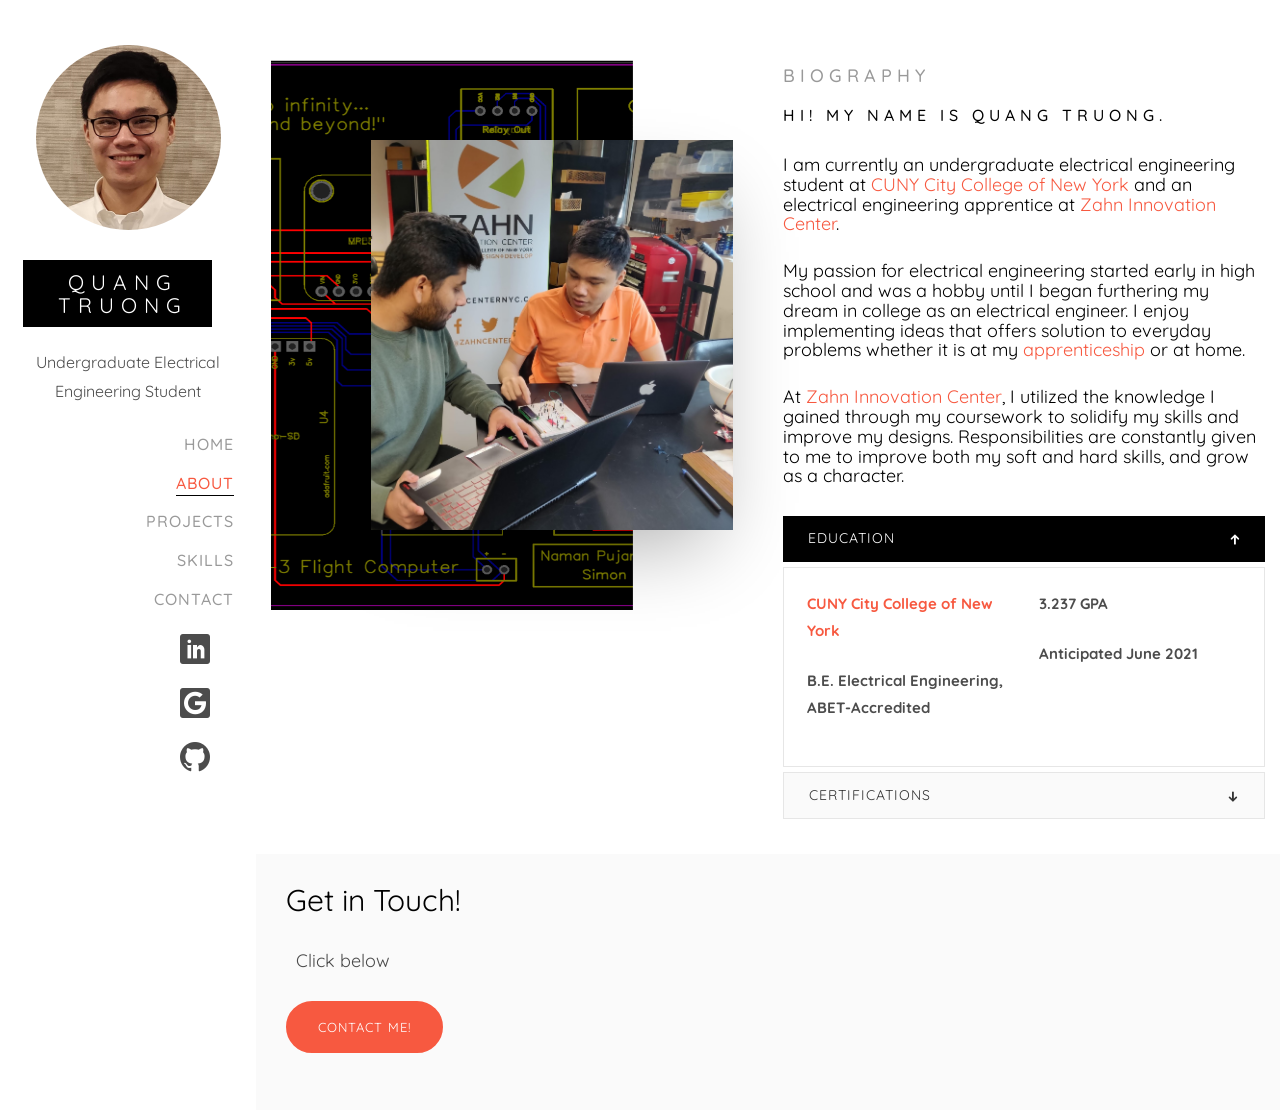
<file: about.html>
<!DOCTYPE HTML>
<html>
	<head>
	<meta charset="utf-8">
	<meta http-equiv="X-UA-Compatible" content="IE=edge">
	<title>Quang Truong</title>
	<meta name="viewport" content="width=device-width, initial-scale=1">
	<meta name="description" content="" />
	<meta name="keywords" content="" />
	<meta name="author" content="" />

  <!-- Facebook and Twitter integration -->
	<meta property="og:title" content=""/>
	<meta property="og:image" content=""/>
	<meta property="og:url" content=""/>
	<meta property="og:site_name" content=""/>
	<meta property="og:description" content=""/>
	<meta name="twitter:title" content="" />
	<meta name="twitter:image" content="" />
	<meta name="twitter:url" content="" />
	<meta name="twitter:card" content="" />

	<!-- Place favicon.ico and apple-touch-icon.png in the root directory -->
	<link rel="shortcut icon" href="/favicon/favicon.ico">

	<link href="https://fonts.googleapis.com/css?family=Quicksand:300,400,500,700" rel="stylesheet">

	<!-- Animate.css -->
	<link rel="stylesheet" href="css/animate.css">
	<!-- Icomoon Icon Fonts-->
	<link rel="stylesheet" href="css/icomoon.css">
	<!-- Bootstrap  -->
	<link rel="stylesheet" href="css/bootstrap.css">
	<!-- Flexslider  -->
	<link rel="stylesheet" href="css/flexslider.css">
	<!-- Theme style  -->
	<link rel="stylesheet" href="css/style.css">

	<!-- Modernizr JS -->
	<script src="js/modernizr-2.6.2.min.js"></script>
	<!-- FOR IE9 below -->
	<!--[if lt IE 9]>
	<script src="js/respond.min.js"></script>
	<![endif]-->

	</head>
	<body>
	<div id="colorlib-page">
		<a href="#" class="js-colorlib-nav-toggle colorlib-nav-toggle"><i></i></a>
		<aside id="colorlib-aside" role="complementary" class="border js-fullheight">
			<div class="text-center">
				<div class="author-img" style="background-image: url(favicon/android-icon-192x192.png);"></div>
				<h1 id="colorlib-logo"><a href="https://lquang4321.github.io/">QUANG TRUONG</a></h1>
				<span class="position"><span>Undergraduate Electrical Engineering Student</span>
			</div>
			<nav id="colorlib-main-menu" role="navigation">
				<ul>
					<li><a href="index.html">Home</a></li>
					<li class="colorlib-active animate-box" data-animate-effect="fadeInLeft"><a href="about.html">About</a></li>
					<li><a href="projects.html">Projects</a></li>
					<li><a href="skills.html">Skills</a></li>
					<!-- <li><a href="blog.html">Blog</a></li> -->
					<li><a href="contact.html">Contact</a></li>
				</ul>
			</nav>

<!--Old social media layout
			<div class="colorlib-footer">
				<ul>
					<li><a href="https://www.linkedin.com/in/quang-truong/"><i class="icon-linkedin2"></i></a></li>
					<li><a href="mailto:quang.t@zahncenternyc.com"><i class="icon-google2"></i></a></li>
					<li><a href="https://github.com/lquang4321"><i class="icon-github"></i></a></li>
				</ul>
			</div>
-->

			<div class="colorlib-footer">
				<ul>
					<li><span><a href="https://www.linkedin.com/in/quang-truong/"><i class="icon-linkedin2"></i></a>
					    </span>
					    <span><a href="mailto:QuangTruong.EE@gmail.com"><i class="icon-google2"></i></a>
					    </span>
					    <span><a href="https://github.com/lquang4321"><i class="icon-github"></i></a>
					    </span>
					</li>
				</ul>
			</div>

		</aside>

		<div id="colorlib-main">
			<div class="colorlib-about">
				<div class="container-fluid">
					<div class="row">
						<div class="col-md-6">
							<div class="about-img animate-box" data-animate-effect="fadeInLeft" style="background-image: url(images/Project_Messenger_PCB.png);">
								<div class="about-img-2 animate-box" data-animate-effect="fadeInRight" style="background-image: url(images/Project_Images/img_bg_2.jpg);"></div>
							</div>
						</div>
						<div class="col-md-6 animate-box" data-animate-effect="fadeInLeft">
							<div class="about-desc">
								<span class="heading-meta">Biography</span>
								<h3>Hi! My name is Quang Truong.</h3>
								<h4><p>I am currently an undergraduate electrical engineering student at <a href="https://www.ccny.cuny.edu/" target="_blank">CUNY City College of New York</a>
								and an electrical engineering apprentice at <a href="http://www.zahncenternyc.com/" target="_blank">Zahn Innovation Center</a>.</p>

								<p>My passion for electrical engineering started early in high school and was a hobby until I began furthering my dream in college as an electrical engineer.
								I enjoy implementing ideas that offers solution to everyday problems whether it is at my <a href="http://www.zahncenternyc.com/" target="_blank">apprenticeship</a> or at home.
								</p>

								<p>At <a href="http://www.zahncenternyc.com/" target="_blank">Zahn Innovation Center</a>, I utilized the knowledge I gained through my coursework to solidify my skills and improve
								my designs. Responsibilities are constantly given to me to improve both my soft and hard skills, and grow as a character.</p>
								</h4>
							</div>
							<div class="fancy-collapse-panel">
								<div class="panel-group" id="accordion" role="tablist" aria-multiselectable="true">
									<div class="panel panel-default">
									    <div class="panel-heading" role="tab" id="headingOne">
									        <h4 class="panel-title">
									            <a data-toggle="collapse" data-parent="#accordion" href="#collapseOne" aria-expanded="true" aria-controls="collapseOne">Education
									            </a>
									        </h4>
									    </div>
									    <div id="collapseOne" class="panel-collapse collapse in" role="tabpanel" aria-labelledby="headingOne">
									         <div class="panel-body">
									            <div class="row">
										      		<div class="col-md-6">

															<p><strong><a href="https://www.ccny.cuny.edu/" target="_blank">CUNY City College of New York</a></strong></p>
															<p><strong>B.E. Electrical Engineering, ABET-Accredited</strong></p>

										      		</div>
										      		<div class="col-md-6">

															<p><strong>3.237 GPA</strong></p>
															<p><strong>Anticipated June 2021</strong></p>

										      		</div>
										      	</div>
									         </div>
									    </div>
									</div>
									<div class="panel panel-default">
									    <div class="panel-heading" role="tab" id="headingTwo">
									        <h4 class="panel-title">
									            <a class="collapsed" data-toggle="collapse" data-parent="#accordion" href="#collapseThree" aria-expanded="false" aria-controls="collapseThree">Certifications
									            </a>
									        </h4>
									    </div>
									    <div id="collapseThree" class="panel-collapse collapse" role="tabpanel" aria-labelledby="headingTwo">
									        <div class="panel-body">
												<ul>

														<li><strong>Federal Aviation Administration (FAA) Airframe & Powerplant</strong></li>
														<li><strong>Six Sigma White Belt</strong></li>
														<li><strong>OSHA 10-Hour</strong></li>
														<li><strong>Arduino Certifications</strong></li>

												</ul>
									        </div>
									    </div>
									</div>
<!-- Unused
									<div class="panel panel-default">
									    <div class="panel-heading" role="tab" id="headingTwo">
									        <h4 class="panel-title">
									            <a class="collapsed" data-toggle="collapse" data-parent="#accordion" href="#collapseTwo" aria-expanded="false" aria-controls="collapseTwo">Uncategorized
									            </a>
									        </h4>
									    </div>
									    <div id="collapseTwo" class="panel-collapse collapse" role="tabpanel" aria-labelledby="headingTwo">
									        <div class="panel-body">
									            <p>To be filled</p>
												<p>To be filled</p>
													<ul>
														<li>To be filled</li>
														<li>To be filled</li>
													</ul>
									        </div>
									    </div>
									</div>
-->
								</div>
							</div>
						</div>
					</div>
				</div>
			</div>



			<div id="get-in-touch" class="colorlib-bg-color">
				<div class="colorlib-narrow-content">
					<div class="row">
						<div class="col-md-6 animate-box" data-animate-effect="fadeInLeft">
							<h2>Get in Touch!</h2>
						</div>
					</div>
					<div class="row">
						<div class="col-md-6 col-md-offset-3 col-md-pull-3 animate-box" data-animate-effect="fadeInLeft">
							<p class="colorlib-lead">‏‏‎ ‎‏‏‎ ‎Click below</p>
							<p><a href="contact.html" class="btn btn-primary btn-learn">Contact me!</a></p>
						</div>

					</div>
				</div>
			</div>
		</div>
	</div>

	<!-- jQuery -->
	<script src="js/jquery.min.js"></script>
	<!-- jQuery Easing -->
	<script src="js/jquery.easing.1.3.js"></script>
	<!-- Bootstrap -->
	<script src="js/bootstrap.min.js"></script>
	<!-- Waypoints -->
	<script src="js/jquery.waypoints.min.js"></script>
	<!-- Flexslider -->
	<script src="js/jquery.flexslider-min.js"></script>
	<!-- Sticky Kit -->
	<script src="js/sticky-kit.min.js"></script>


	<!-- MAIN JS -->
	<script src="js/main.js"></script>

	</body>
</html>
</file>
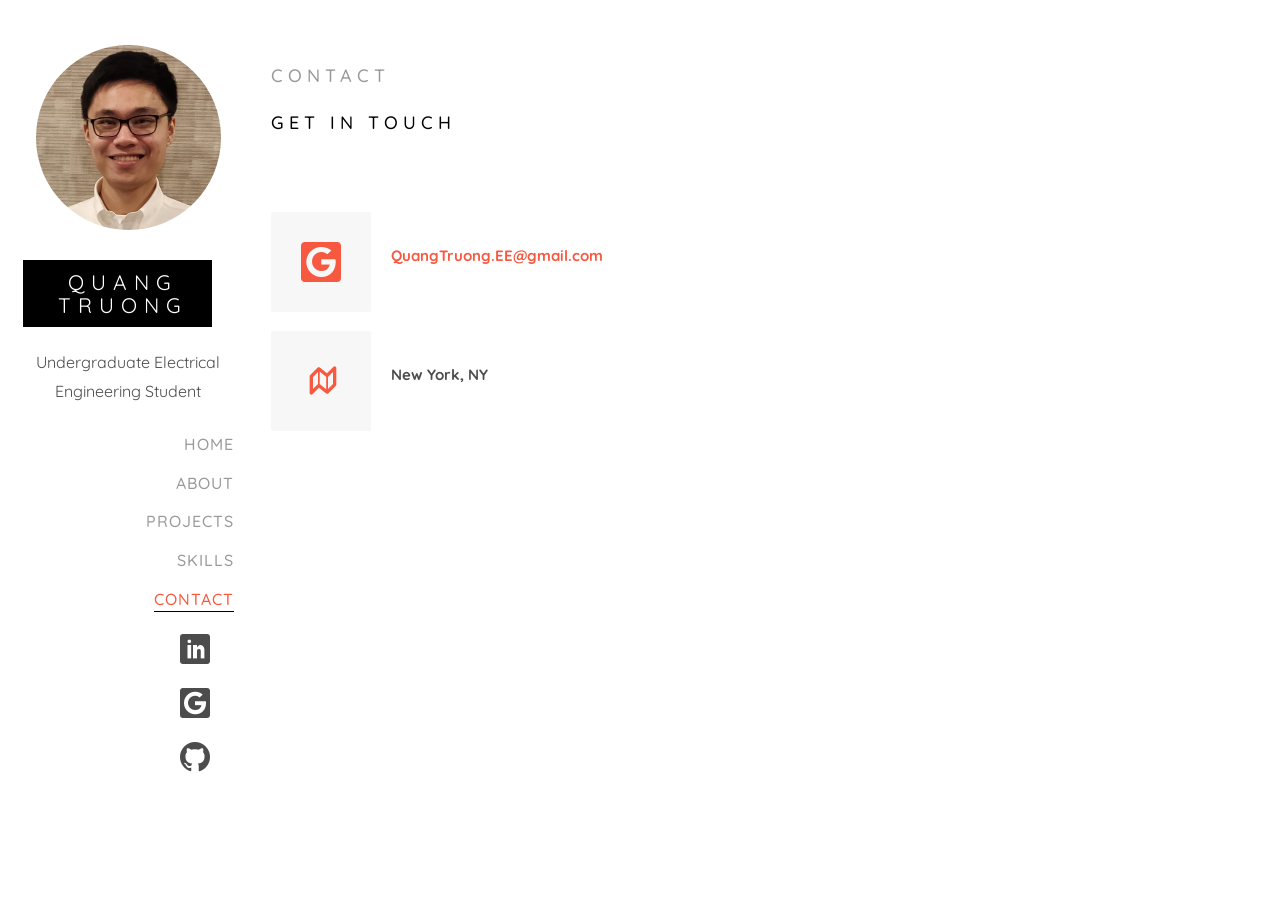
<file: contact.html>
<!DOCTYPE HTML>
<html>
	<head>
	<meta charset="utf-8">
	<meta http-equiv="X-UA-Compatible" content="IE=edge">
	<title>Quang Truong</title>
	<meta name="viewport" content="width=device-width, initial-scale=1">
	<meta name="description" content="" />
	<meta name="keywords" content="" />
	<meta name="author" content="" />

  <!-- Facebook and Twitter integration -->
	<meta property="og:title" content=""/>
	<meta property="og:image" content=""/>
	<meta property="og:url" content=""/>
	<meta property="og:site_name" content=""/>
	<meta property="og:description" content=""/>
	<meta name="twitter:title" content="" />
	<meta name="twitter:image" content="" />
	<meta name="twitter:url" content="" />
	<meta name="twitter:card" content="" />

	<!-- Place favicon.ico and apple-touch-icon.png in the root directory -->
	<link rel="shortcut icon" href="/favicon/favicon.ico">

	<link href="https://fonts.googleapis.com/css?family=Quicksand:300,400,500,700" rel="stylesheet">

	<!-- Animate.css -->
	<link rel="stylesheet" href="css/animate.css">
	<!-- Icomoon Icon Fonts-->
	<link rel="stylesheet" href="css/icomoon.css">
	<!-- Bootstrap  -->
	<link rel="stylesheet" href="css/bootstrap.css">
	<!-- Flexslider  -->
	<link rel="stylesheet" href="css/flexslider.css">
	<!-- Theme style  -->
	<link rel="stylesheet" href="css/style.css">

	<!-- Modernizr JS -->
	<script src="js/modernizr-2.6.2.min.js"></script>
	<!-- FOR IE9 below -->
	<!--[if lt IE 9]>
	<script src="js/respond.min.js"></script>
	<![endif]-->

	</head>
	<body>
	<div id="colorlib-page">
		<a href="#" class="js-colorlib-nav-toggle colorlib-nav-toggle"><i></i></a>
		<aside id="colorlib-aside" role="complementary" class="border js-fullheight">
			<div class="text-center">
				<div class="author-img" style="background-image: url(favicon/android-icon-192x192.png);"></div>
				<h1 id="colorlib-logo"><a href="https://lquang4321.github.io/">QUANG TRUONG</a></h1>
				<span class="position"><span>Undergraduate Electrical Engineering Student</span>
			</div>
			<nav id="colorlib-main-menu" role="navigation">
				<ul>
					<li><a href="index.html">Home</a></li>
					<li><a href="about.html">About</a></li>
					<li><a href="projects.html">Projects</a></li>
					<li><a href="skills.html">Skills</a></li>
					<!-- <li><a href="blog.html">Blog</a></li> -->
					<li class="colorlib-active animate-box" data-animate-effect="fadeInLeft"><a href="contact.html">Contact</a></li>
				</ul>
			</nav>

<!--Old social media layout
			<div class="colorlib-footer">
				<ul>
					<li><a href="https://www.linkedin.com/in/quang-truong/"><i class="icon-linkedin2"></i></a></li>
					<li><a href="mailto:QuangTruong.EE@gmail.com"><i class="icon-google2"></i></a></li>
					<li><a href="https://github.com/lquang4321"><i class="icon-github"></i></a></li>
				</ul>
			</div>
-->

			<div class="colorlib-footer">
				<ul>
					<li><span><a href="https://www.linkedin.com/in/quang-truong/"><i class="icon-linkedin2"></i></a>
					    </span>
					    <span><a href="mailto:QuangTruong.EE@gmail.com"><i class="icon-google2"></i></a>
					    </span>
					    <span><a href="https://github.com/lquang4321"><i class="icon-github"></i></a>
					    </span>
					</li>
				</ul>
			</div>

		</aside>

		<div id="colorlib-main">

			<div class="colorlib-contact">
				<div class="container-fluid">
					<div class="row">
						<div class="col-md-12">
							<span class="heading-meta">Contact</span>
							<h2 class="colorlib-heading animate-box" data-animate-effect="fadeInLeft">Get in Touch</h2>
						</div>
					</div>
					<div class="row">
						<div class="col-md-5 col-md-pull-0">
							<div class="colorlib-feature colorlib-feature-sm animate-box" data-animate-effect="fadeInLeft">
								<div class="colorlib-icon">
									<i class="icon-google2"></i>
								</div>
								<div class="colorlib-text">
									<p><a href="mailto:QuangTruong.EE@gmail.com"><strong>QuangTruong.EE@gmail.com</strong></a></p>
								</div>
							</div>
							<div class="colorlib-feature colorlib-feature-sm animate-box" data-animate-effect="fadeInLeft">
								<div class="colorlib-icon">
									<i class="icon-map"></i>
								</div>
								<div class="colorlib-text">
									<p><strong>New York, NY</strong></p>
								</div>
							</div>

					<!-- Disable Phone
							<div class="colorlib-feature colorlib-feature-sm animate-box" data-animate-effect="fadeInLeft">
								<div class="colorlib-icon">
									<i class="icon-phone"></i>
								</div>
								<div class="colorlib-text">
									<p><a href="tel://"><strong>(646) 961-9361</strong></a></p>
								</div>
							</div>
						</div>
					-->

<!-- Disable Message Box
						<div class="col-md-7 col-md-pull-5">
							<div class="row">
								<div class="col-md-10 col-md-offset-1 col-md-pull-1 animate-box" data-animate-effect="fadeInLeft">
									<form action="">
										<div class="form-group">
											<input type="text" class="form-control" placeholder="Name">
										</div>
										<div class="form-group">
											<input type="text" class="form-control" placeholder="Email">
										</div>
										<div class="form-group">
											<input type="text" class="form-control" placeholder="Phone">
										</div>
										<div class="form-group">
											<textarea name="" id="message" cols="30" rows="7" class="form-control" placeholder="Message"></textarea>
										</div>
										<div class="form-group">
											<input type="submit" class="btn btn-primary btn-send-message" value="Send Message">
										</div>
									</form>
								</div>

							</div>
						</div>
-->
					</div>
				</div>
			</div>

		<!-- Remove Google Map
			<div id="map"></div>
		-->

		</div>
	</div>

	<!-- jQuery -->
	<script src="js/jquery.min.js"></script>
	<!-- jQuery Easing -->
	<script src="js/jquery.easing.1.3.js"></script>
	<!-- Bootstrap -->
	<script src="js/bootstrap.min.js"></script>
	<!-- Waypoints -->
	<script src="js/jquery.waypoints.min.js"></script>
	<!-- Flexslider -->
	<script src="js/jquery.flexslider-min.js"></script>
	<!-- Sticky Kit -->
	<script src="js/sticky-kit.min.js"></script>
	<!-- Google Map -->

	<!-- script src="https://maps.googleapis.com/maps/api/js?key=AIzaSyCefOgb1ZWqYtj7raVSmN4PL2WkTrc-KyA&sensor=false"></script>
	<!-- script src="js/google_map.js"></script>


	<!-- MAIN JS -->
	<script src="js/main.js"></script>

	</body>
</html>
</file>
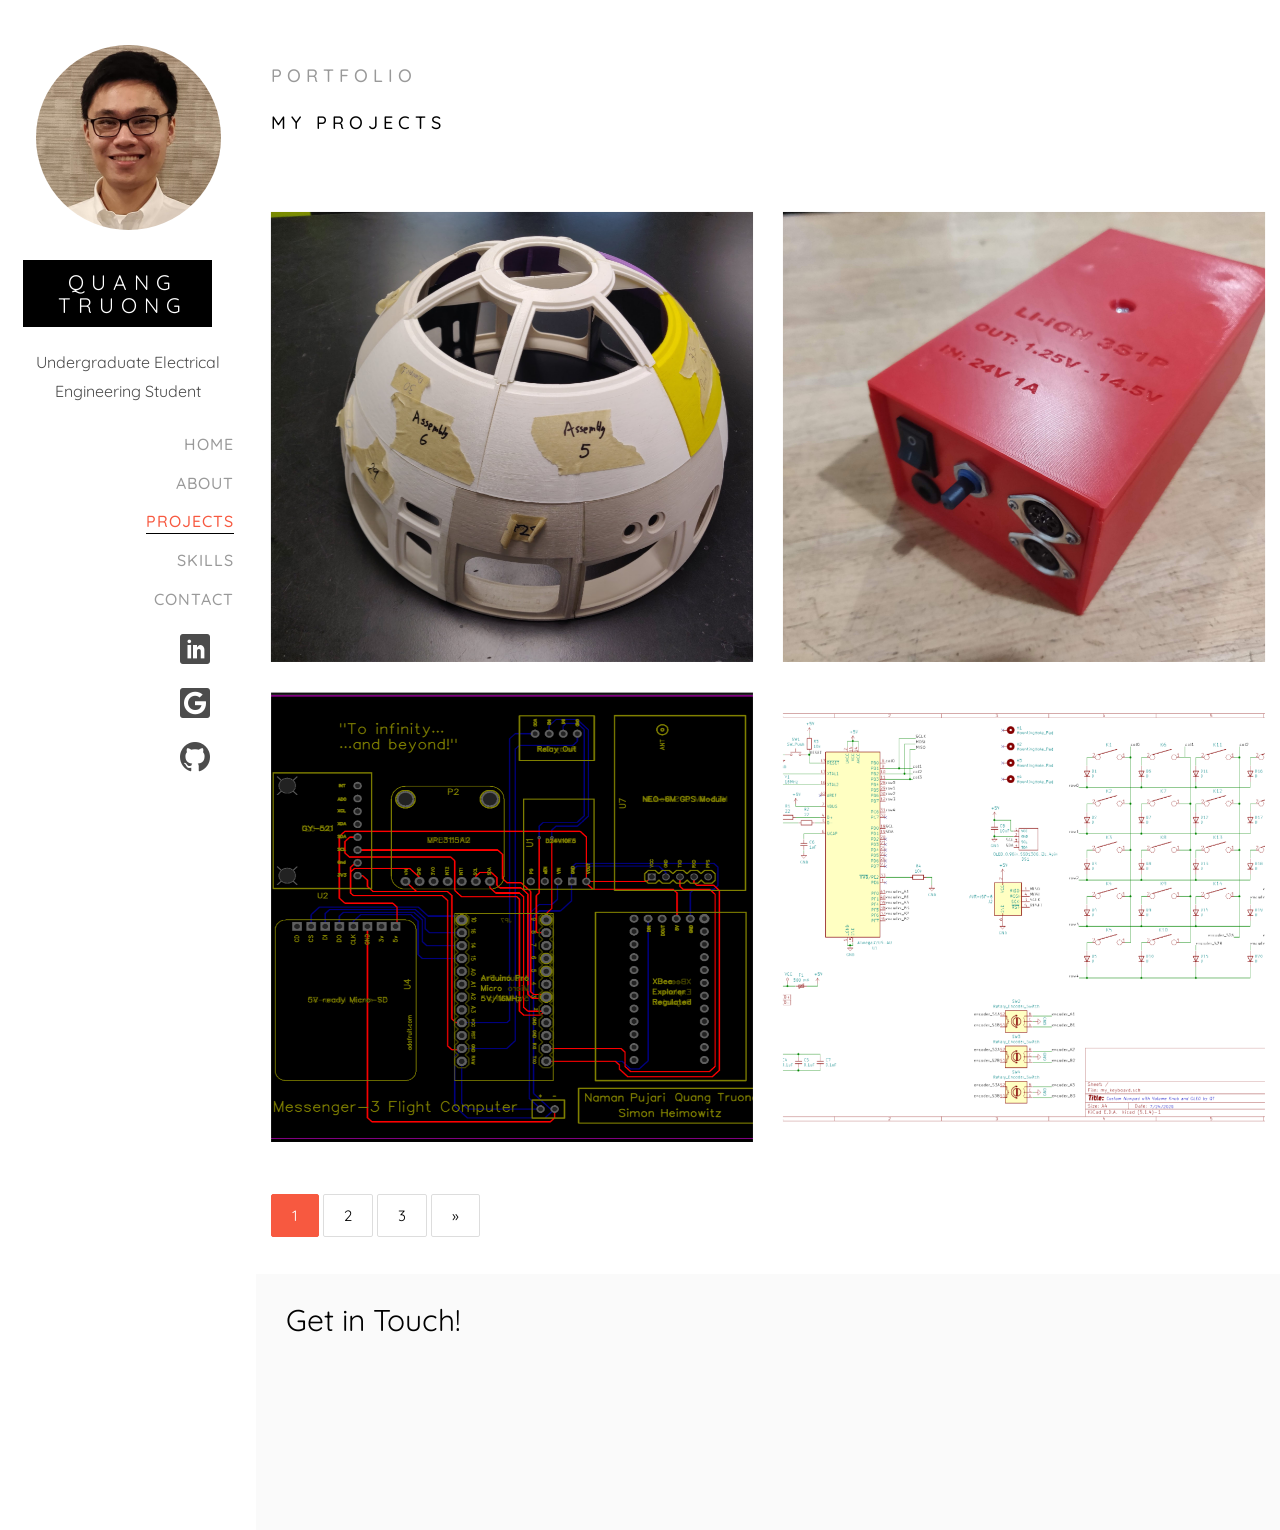
<file: projects.html>
<!DOCTYPE HTML>
<html>
	<head>
	<meta charset="utf-8">
	<meta http-equiv="X-UA-Compatible" content="IE=edge">
	<title>Quang Truong</title>
	<meta name="viewport" content="width=device-width, initial-scale=1">
	<meta name="description" content="" />
	<meta name="keywords" content="" />
	<meta name="author" content="" />

  <!-- Facebook and Twitter integration -->
	<meta property="og:title" content=""/>
	<meta property="og:image" content=""/>
	<meta property="og:url" content=""/>
	<meta property="og:site_name" content=""/>
	<meta property="og:description" content=""/>
	<meta name="twitter:title" content="" />
	<meta name="twitter:image" content="" />
	<meta name="twitter:url" content="" />
	<meta name="twitter:card" content="" />

	<!-- Place favicon.ico and apple-touch-icon.png in the root directory -->
	<link rel="shortcut icon" href="/favicon/favicon.ico">

	<link href="https://fonts.googleapis.com/css?family=Quicksand:300,400,500,700" rel="stylesheet">

	<!-- Animate.css -->
	<link rel="stylesheet" href="css/animate.css">
	<!-- Icomoon Icon Fonts-->
	<link rel="stylesheet" href="css/icomoon.css">
	<!-- Bootstrap  -->
	<link rel="stylesheet" href="css/bootstrap.css">
	<!-- Flexslider  -->
	<link rel="stylesheet" href="css/flexslider.css">
	<!-- Theme style  -->
	<link rel="stylesheet" href="css/style.css">

	<!-- Modernizr JS -->
	<script src="js/modernizr-2.6.2.min.js"></script>

	<!--Project images using Root folder variable-->
	<script>
		function setBG(DIR, imageNAME){
			document.getElementById(DIR).setAttribute("style", "background-image: url(images/Project_Images/" + DIR + "/" + imageNAME +");");
		}
	</script>

	</head>
	<body>
	<div id="colorlib-page">
		<a href="#" class="js-colorlib-nav-toggle colorlib-nav-toggle"><i></i></a>
		<aside id="colorlib-aside" role="complementary" class="border js-fullheight">
			<div class="text-center">
				<div class="author-img" style="background-image: url(favicon/android-icon-192x192.png);"></div>
				<h1 id="colorlib-logo"><a href="https://lquang4321.github.io/">QUANG TRUONG</a></h1>
				<span class="position"><span>Undergraduate Electrical Engineering Student</span>
			</div>
			<nav id="colorlib-main-menu" role="navigation">
				<ul>
					<li><a href="index.html">Home</a></li>
					<li><a href="about.html">About</a></li>
					<li class="colorlib-active animate-box" data-animate-effect="fadeInLeft"><a href="projects.html">Projects</a></li>
					<li><a href="skills.html">Skills</a></li>
					<!-- <li><a href="blog.html">Blog</a></li> -->
					<li><a href="contact.html">Contact</a></li>
				</ul>
			</nav>

<!--Old social media layout
			<div class="colorlib-footer">
				<ul>
					<li><a href="https://www.linkedin.com/in/quang-truong/"><i class="icon-linkedin2"></i></a></li>
					<li><a href="mailto:quang.t@zahncenternyc.com"><i class="icon-google2"></i></a></li>
					<li><a href="https://github.com/lquang4321"><i class="icon-github"></i></a></li>
				</ul>
			</div>
-->

			<div class="colorlib-footer">
				<ul>
					<li><span><a href="https://www.linkedin.com/in/quang-truong/"><i class="icon-linkedin2"></i></a>
					    </span>
					    <span><a href="mailto:QuangTruong.EE@gmail.com"><i class="icon-google2"></i></a>
					    </span>
					    <span><a href="https://github.com/lquang4321"><i class="icon-github"></i></a>
					    </span>
					</li>
				</ul>
			</div>
		</aside>

		<div id="colorlib-main">

			<div class="colorlib-work">
				<div class="container-fluid">
					<div class="row">
						<div class="col-md-6 col-md-offset-3 col-md-pull-3">
							<span class="heading-meta">Portfolio</span>
							<h2 class="colorlib-heading animate-box" data-animate-effect="fadeInLeft">My Projects</h2>
						</div>
					</div>
					<div class="row">
						<div class="col-md-6 animate-box" data-animate-effect="fadeInLeft">
							<div id="R2D2" class="project">
								<script>
									setBG('R2D2','Dome.jpg');
								</script>
								<div class="desc">
									<div class="con">
										<h3><a href="Projects/R2D2.html">R2D2 Robot (CANCELLED)</a></h3>
										<span>1:1 Scale Wireless Controlled</span>
										<p class="icon">
											<span><a href="#"><i class="icon-calender"></i> September 2019 - Present</a></span>
										</p>
									</div>
								</div>
							</div>
						</div>
						<div class="col-md-6 animate-box" data-animate-effect="fadeInLeft">
							<div id="Battery_Bank" class="project">
								<script>
									setBG('Battery_Bank','IMG_20190828_193307.jpg');
								</script>
								<div class="desc">
									<div class="con">
										<h3><a href="Projects/Battery_Bank.html">Lithium-ion Battery Bank</a></h3>
										<span>Portable battery pack for manicure drill with speed and directional control</span>
										<p class="icon">
											<span><a href="#"><i class="icon-calender"></i> June 2019 - August 2019</a></span>
										</p>
									</div>
								</div>
							</div>
						</div>
						<div class="col-md-6 animate-box" data-animate-effect="fadeInLeft">
							<div id="Project_Messenger" class="project">
								<script>
									setBG('Project_Messenger', 'Project_Messenger_PCB.png')
							  </script>
								<div class="desc">
									<div class="con">
										<h3><a href="Projects/Project_Messenger.html">Project Messenger Control Electronic</a></h3>
										<span>Amateur Rocket Electronic</span>
										<p class="icon">
											<span><a href="#"><i class="icon-calender"></i> February 2018 - April 2018</a></span>
										</p>
									</div>
								</div>
							</div>
						</div>
						<div class="col-md-6 animate-box" data-animate-effect="fadeInLeft">
							<div id="Keypad"class="project">
								<script>
									setBG('Keypad','Schematic.png')
								</script>
								<div class="desc">
									<div class="con">
										<h3><a href="Projects/Keypad.html">Custom Keypad</a></h3>
										<span>Self-designed 17 keys Keypad</span>
										<p class="icon">
											<span><a href="#"><i class="icon-calender"></i> July 2020 - Present</a></span>
										</p>
									</div>
								</div>
							</div>
						</div>

						<!-- This is a placeholder page code, copy as project expand
						<div class="col-md-6 animate-box" data-animate-effect="fadeInLeft">
							<div class="project" style="background-image: url(images/project_place_holder.png);">
								<div class="desc">
									<div class="con">
										<h3><a href="Projects/work-single.html">To be filled</a></h3>
										<span>To be filled</span>
										<p class="icon">
											<span><a href="#"><i class="icon-calender"></i> TBA</a></span>
										</p>
									</div>
								</div>
							</div>
						</div>
					-->

						<!--
						<div class="col-md-6 animate-box" data-animate-effect="fadeInLeft">
							<div class="project" style="background-image: url(images/work-5.jpg);">
								<div class="desc">
									<div class="con">
										<h3><a href="Projects/work-single.html">Work 05</a></h3>
										<span>Illustration, Logo</span>
										<p class="icon">
											<span><a href="#"><i class="icon-share3"></i></a></span>
											<span><a href="#"><i class="icon-eye"></i> 100</a></span>
											<span><a href="#"><i class="icon-heart"></i> 49</a></span>
										</p>
									</div>
								</div>
							</div>
						</div>
						<div class="col-md-6 animate-box" data-animate-effect="fadeInLeft">
							<div class="project" style="background-image: url(images/work-6.jpg);">
								<div class="desc">
									<div class="con">
										<h3><a href="Projects/work-single.html">Work 06</a></h3>
										<span>Web, Logo, Branding</span>
										<p class="icon">
											<span><a href="#"><i class="icon-share3"></i></a></span>
											<span><a href="#"><i class="icon-eye"></i> 100</a></span>
											<span><a href="#"><i class="icon-heart"></i> 49</a></span>
										</p>
									</div>
								</div>
							</div>
						</div>
						<div class="col-md-6 animate-box" data-animate-effect="fadeInLeft">
							<div class="project" style="background-image: url(images/work-7.jpg);">
								<div class="desc">
									<div class="con">
										<h3><a href="Projects/work-single.html">Work 07</a></h3>
										<span>Illustration, Logo</span>
										<p class="icon">
											<span><a href="#"><i class="icon-share3"></i></a></span>
											<span><a href="#"><i class="icon-eye"></i> 100</a></span>
											<span><a href="#"><i class="icon-heart"></i> 49</a></span>
										</p>
									</div>
								</div>
							</div>
						</div>
						<div class="col-md-6 animate-box" data-animate-effect="fadeInLeft">
							<div class="project" style="background-image: url(images/work-8.jpg);">
								<div class="desc">
									<div class="con">
										<h3><a href="Projects/work-single.html">Work 08</a></h3>
										<span>Web, Logo, Branding</span>
										<p class="icon">
											<span><a href="#"><i class="icon-share3"></i></a></span>
											<span><a href="#"><i class="icon-eye"></i> 100</a></span>
											<span><a href="#"><i class="icon-heart"></i> 49</a></span>
										</p>
									</div>
								</div>
							</div>
						</div>
						-->

					</div>
					<div class="row">
						<div class="col-md-12 animate-box" data-animate-effect="fadeInLeft">
							<ul class="pagination">
								<!--<li class="disabled"><a href="#">&laquo;</a></li> DISABLE LEFT ARROW ON PAGE 1-->
								<li class="active"><a href="#">1</a></li>
								<li><a href="projects2.html">2</a></li>
								<li><a href="#">3</a></li>
					<!-- <li><a href="#">4</a></li> -->


								<li><a href="#">&raquo;</a></li>

							</ul>
						</div>
					</div>
				</div>
			</div>

			<div id="get-in-touch" class="colorlib-bg-color">
				<div class="colorlib-narrow-content">
					<div class="row">
						<div class="col-md-6 animate-box" data-animate-effect="fadeInLeft">
							<h2>Get in Touch!</h2>
						</div>
					</div>
					<div class="row">
						<div class="col-md-6 col-md-offset-3 col-md-pull-3 animate-box" data-animate-effect="fadeInLeft">
							<p class="colorlib-lead">‏‏‎ ‎‏‏‎ ‎Click below</p>
							<p><a href="contact.html" class="btn btn-primary btn-learn">Contact me!</a></p>
						</div>

					</div>
				</div>
			</div>
		</div>
	</div>

	<!-- jQuery -->
	<script src="js/jquery.min.js"></script>
	<!-- jQuery Easing -->
	<script src="js/jquery.easing.1.3.js"></script>
	<!-- Bootstrap -->
	<script src="js/bootstrap.min.js"></script>
	<!-- Waypoints -->
	<script src="js/jquery.waypoints.min.js"></script>
	<!-- Flexslider -->
	<script src="js/jquery.flexslider-min.js"></script>
	<!-- Sticky Kit -->
	<script src="js/sticky-kit.min.js"></script>

	<!-- MAIN JS -->
	<script src="js/main.js"></script>

	</body>
</html>
</file>
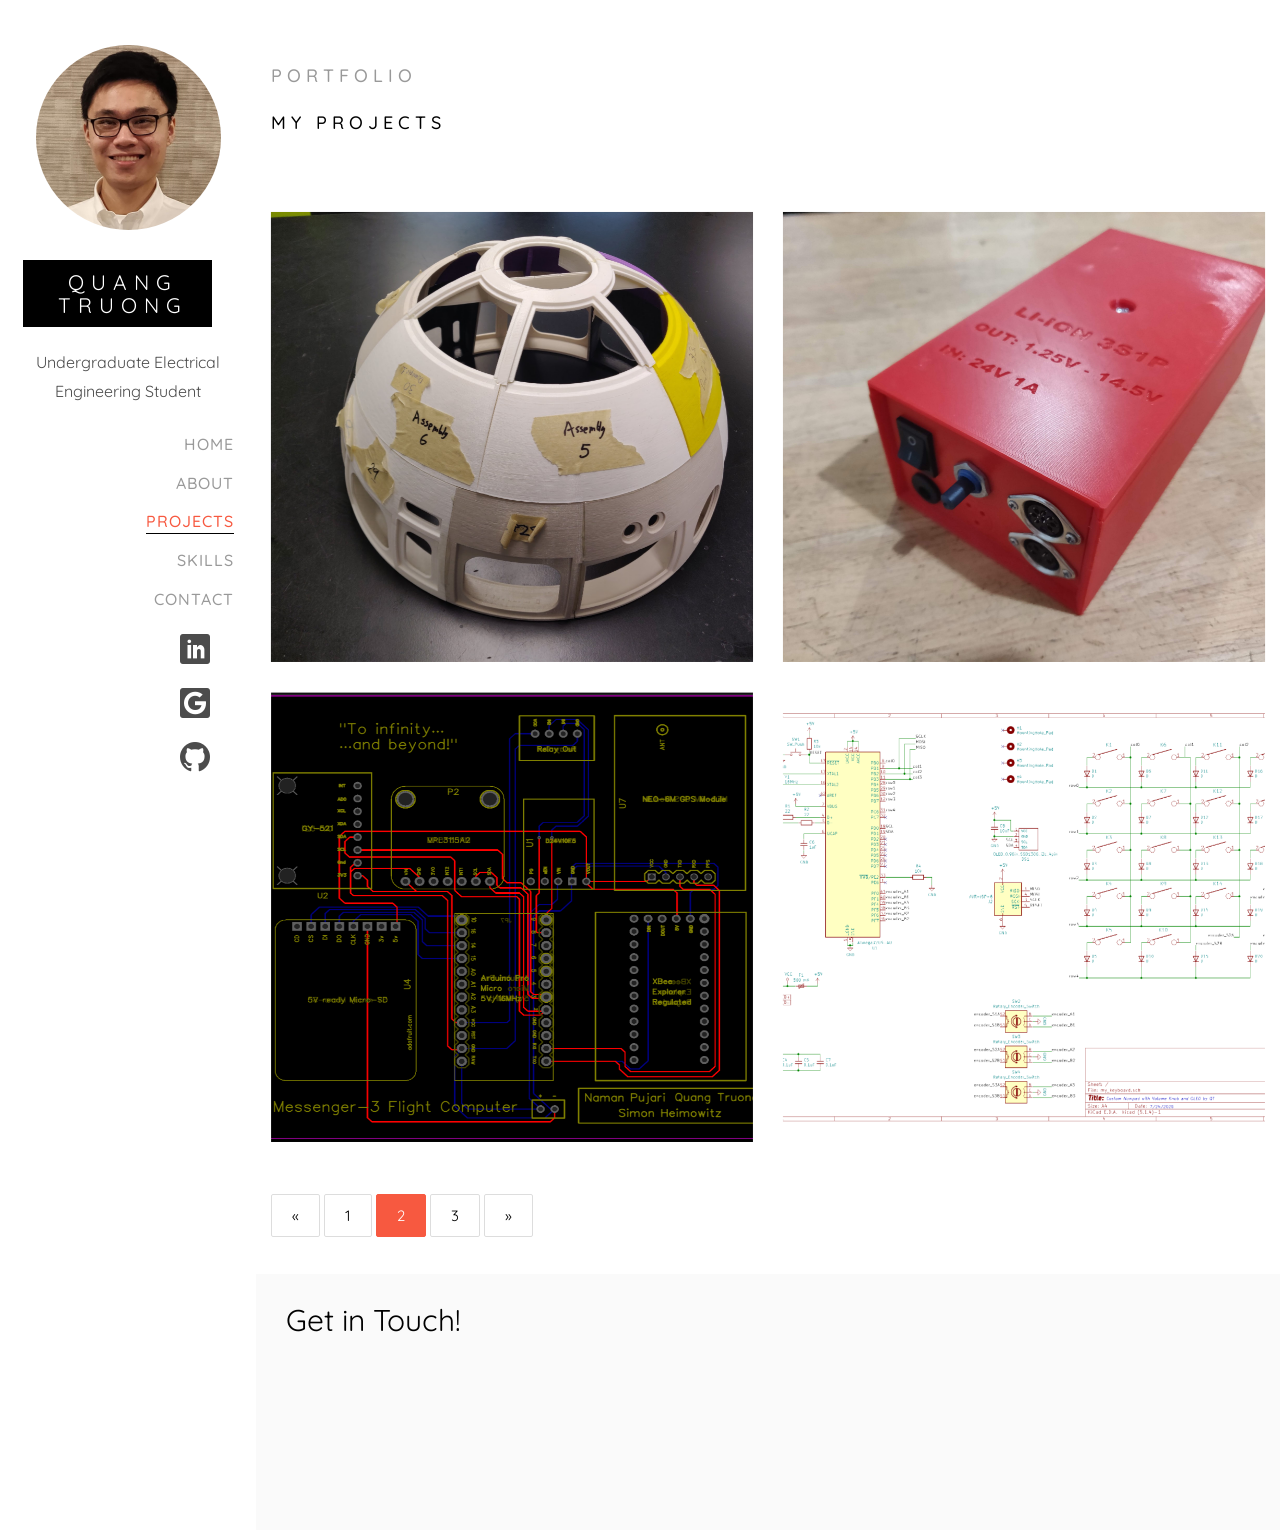
<file: projects2.html>
<!DOCTYPE HTML>
<html>
	<head>
	<meta charset="utf-8">
	<meta http-equiv="X-UA-Compatible" content="IE=edge">
	<title>Quang Truong</title>
	<meta name="viewport" content="width=device-width, initial-scale=1">
	<meta name="description" content="" />
	<meta name="keywords" content="" />
	<meta name="author" content="" />

  <!-- Facebook and Twitter integration -->
	<meta property="og:title" content=""/>
	<meta property="og:image" content=""/>
	<meta property="og:url" content=""/>
	<meta property="og:site_name" content=""/>
	<meta property="og:description" content=""/>
	<meta name="twitter:title" content="" />
	<meta name="twitter:image" content="" />
	<meta name="twitter:url" content="" />
	<meta name="twitter:card" content="" />

	<!-- Place favicon.ico and apple-touch-icon.png in the root directory -->
	<link rel="shortcut icon" href="/favicon/favicon.ico">

	<link href="https://fonts.googleapis.com/css?family=Quicksand:300,400,500,700" rel="stylesheet">

	<!-- Animate.css -->
	<link rel="stylesheet" href="css/animate.css">
	<!-- Icomoon Icon Fonts-->
	<link rel="stylesheet" href="css/icomoon.css">
	<!-- Bootstrap  -->
	<link rel="stylesheet" href="css/bootstrap.css">
	<!-- Flexslider  -->
	<link rel="stylesheet" href="css/flexslider.css">
	<!-- Theme style  -->
	<link rel="stylesheet" href="css/style.css">

	<!-- Modernizr JS -->
	<script src="js/modernizr-2.6.2.min.js"></script>

	<!--Project images using Root folder variable-->
	<script>
		function setBG(DIR, imageNAME){
			document.getElementById(DIR).setAttribute("style", "background-image: url(images/Project_Images/" + DIR + "/" + imageNAME +");");
		}
	</script>

	</head>
	<body>
	<div id="colorlib-page">
		<a href="#" class="js-colorlib-nav-toggle colorlib-nav-toggle"><i></i></a>
		<aside id="colorlib-aside" role="complementary" class="border js-fullheight">
			<div class="text-center">
				<div class="author-img" style="background-image: url(favicon/android-icon-192x192.png);"></div>
				<h1 id="colorlib-logo"><a href="https://lquang4321.github.io/">QUANG TRUONG</a></h1>
				<span class="position"><span>Undergraduate Electrical Engineering Student</span>
			</div>
			<nav id="colorlib-main-menu" role="navigation">
				<ul>
					<li><a href="index.html">Home</a></li>
					<li><a href="about.html">About</a></li>
					<li class="colorlib-active animate-box" data-animate-effect="fadeInLeft"><a href="projects.html">Projects</a></li>
					<li><a href="skills.html">Skills</a></li>
					<!-- <li><a href="blog.html">Blog</a></li> -->
					<li><a href="contact.html">Contact</a></li>
				</ul>
			</nav>

<!--Old social media layout
			<div class="colorlib-footer">
				<ul>
					<li><a href="https://www.linkedin.com/in/quang-truong/"><i class="icon-linkedin2"></i></a></li>
					<li><a href="mailto:quang.t@zahncenternyc.com"><i class="icon-google2"></i></a></li>
					<li><a href="https://github.com/lquang4321"><i class="icon-github"></i></a></li>
				</ul>
			</div>
-->

			<div class="colorlib-footer">
				<ul>
					<li><span><a href="https://www.linkedin.com/in/quang-truong/"><i class="icon-linkedin2"></i></a>
					    </span>
					    <span><a href="mailto:QuangTruong.EE@gmail.com"><i class="icon-google2"></i></a>
					    </span>
					    <span><a href="https://github.com/lquang4321"><i class="icon-github"></i></a>
					    </span>
					</li>
				</ul>
			</div>
		</aside>

		<div id="colorlib-main">

			<div class="colorlib-work">
				<div class="container-fluid">
					<div class="row">
						<div class="col-md-6 col-md-offset-3 col-md-pull-3">
							<span class="heading-meta">Portfolio</span>
							<h2 class="colorlib-heading animate-box" data-animate-effect="fadeInLeft">My Projects</h2>
						</div>
					</div>
					<div class="row">
						<div class="col-md-6 animate-box" data-animate-effect="fadeInLeft">
							<div id="R2D2" class="project">
								<script>
									setBG('R2D2','Dome.jpg');
								</script>
								<div class="desc">
									<div class="con">
										<h3><a href="Projects/R2D2.html">R2D2 Robot (In Progress)</a></h3>
										<span>1:1 Scale Wireless Controlled</span>
										<p class="icon">
											<span><a href="#"><i class="icon-calender"></i> September 2019 - Present</a></span>
										</p>
									</div>
								</div>
							</div>
						</div>
						<div class="col-md-6 animate-box" data-animate-effect="fadeInLeft">
							<div id="Battery_Bank" class="project">
								<script>
									setBG('Battery_Bank','IMG_20190828_193307.jpg');
								</script>
								<div class="desc">
									<div class="con">
										<h3><a href="Projects/Battery_Bank.html">Lithium-ion Battery Bank</a></h3>
										<span>Portable battery pack for manicure drill with speed and directional control</span>
										<p class="icon">
											<span><a href="#"><i class="icon-calender"></i> June 2019 - August 2019</a></span>
										</p>
									</div>
								</div>
							</div>
						</div>
						<div class="col-md-6 animate-box" data-animate-effect="fadeInLeft">
							<div id="Project_Messenger" class="project">
								<script>
									setBG('Project_Messenger', 'Project_Messenger_PCB.png')
							  </script>
								<div class="desc">
									<div class="con">
										<h3><a href="Projects/Project_Messenger.html">Project Messenger Control Electronic</a></h3>
										<span>Amateur Rocket Electronic</span>
										<p class="icon">
											<span><a href="#"><i class="icon-calender"></i> February 2018 - April 2018</a></span>
										</p>
									</div>
								</div>
							</div>
						</div>
						<div class="col-md-6 animate-box" data-animate-effect="fadeInLeft">
							<div id="Keypad"class="project">
								<script>
									setBG('Keypad','Schematic.png')
								</script>
								<div class="desc">
									<div class="con">
										<h3><a href="Projects/Keypad.html">Custom Keypad</a></h3>
										<span>Self-designed 17 keys Keypad</span>
										<p class="icon">
											<span><a href="#"><i class="icon-calender"></i> July 2020 - Present</a></span>
										</p>
									</div>
								</div>
							</div>
						</div>

						<!-- This is a placeholder page code, copy as project expand
						<div class="col-md-6 animate-box" data-animate-effect="fadeInLeft">
							<div class="project" style="background-image: url(images/project_place_holder.png);">
								<div class="desc">
									<div class="con">
										<h3><a href="Projects/work-single.html">To be filled</a></h3>
										<span>To be filled</span>
										<p class="icon">
											<span><a href="#"><i class="icon-calender"></i> TBA</a></span>
										</p>
									</div>
								</div>
							</div>
						</div>
					-->

						<!--
						<div class="col-md-6 animate-box" data-animate-effect="fadeInLeft">
							<div class="project" style="background-image: url(images/work-5.jpg);">
								<div class="desc">
									<div class="con">
										<h3><a href="Projects/work-single.html">Work 05</a></h3>
										<span>Illustration, Logo</span>
										<p class="icon">
											<span><a href="#"><i class="icon-share3"></i></a></span>
											<span><a href="#"><i class="icon-eye"></i> 100</a></span>
											<span><a href="#"><i class="icon-heart"></i> 49</a></span>
										</p>
									</div>
								</div>
							</div>
						</div>
						<div class="col-md-6 animate-box" data-animate-effect="fadeInLeft">
							<div class="project" style="background-image: url(images/work-6.jpg);">
								<div class="desc">
									<div class="con">
										<h3><a href="Projects/work-single.html">Work 06</a></h3>
										<span>Web, Logo, Branding</span>
										<p class="icon">
											<span><a href="#"><i class="icon-share3"></i></a></span>
											<span><a href="#"><i class="icon-eye"></i> 100</a></span>
											<span><a href="#"><i class="icon-heart"></i> 49</a></span>
										</p>
									</div>
								</div>
							</div>
						</div>
						<div class="col-md-6 animate-box" data-animate-effect="fadeInLeft">
							<div class="project" style="background-image: url(images/work-7.jpg);">
								<div class="desc">
									<div class="con">
										<h3><a href="Projects/work-single.html">Work 07</a></h3>
										<span>Illustration, Logo</span>
										<p class="icon">
											<span><a href="#"><i class="icon-share3"></i></a></span>
											<span><a href="#"><i class="icon-eye"></i> 100</a></span>
											<span><a href="#"><i class="icon-heart"></i> 49</a></span>
										</p>
									</div>
								</div>
							</div>
						</div>
						<div class="col-md-6 animate-box" data-animate-effect="fadeInLeft">
							<div class="project" style="background-image: url(images/work-8.jpg);">
								<div class="desc">
									<div class="con">
										<h3><a href="Projects/work-single.html">Work 08</a></h3>
										<span>Web, Logo, Branding</span>
										<p class="icon">
											<span><a href="#"><i class="icon-share3"></i></a></span>
											<span><a href="#"><i class="icon-eye"></i> 100</a></span>
											<span><a href="#"><i class="icon-heart"></i> 49</a></span>
										</p>
									</div>
								</div>
							</div>
						</div>
						-->

					</div>
					<div class="row">
						<div class="col-md-12 animate-box" data-animate-effect="fadeInLeft">
							<ul class="pagination">
								<li><a href="projects.html">&laquo;</a></li>
								<li><a href="projects.html">1</a></li>
								<li class="active"><a href="projects2.html">2</a></li>
								<li><a href="#">3</a></li>
					<!-- <li><a href="#">4</a></li> -->


								<li><a href="#">&raquo;</a></li>

							</ul>
						</div>
					</div>
				</div>
			</div>

			<div id="get-in-touch" class="colorlib-bg-color">
				<div class="colorlib-narrow-content">
					<div class="row">
						<div class="col-md-6 animate-box" data-animate-effect="fadeInLeft">
							<h2>Get in Touch!</h2>
						</div>
					</div>
					<div class="row">
						<div class="col-md-6 col-md-offset-3 col-md-pull-3 animate-box" data-animate-effect="fadeInLeft">
							<p class="colorlib-lead">‏‏‎ ‎‏‏‎ ‎Click below</p>
							<p><a href="contact.html" class="btn btn-primary btn-learn">Contact me!</a></p>
						</div>

					</div>
				</div>
			</div>
		</div>
	</div>

	<!-- jQuery -->
	<script src="js/jquery.min.js"></script>
	<!-- jQuery Easing -->
	<script src="js/jquery.easing.1.3.js"></script>
	<!-- Bootstrap -->
	<script src="js/bootstrap.min.js"></script>
	<!-- Waypoints -->
	<script src="js/jquery.waypoints.min.js"></script>
	<!-- Flexslider -->
	<script src="js/jquery.flexslider-min.js"></script>
	<!-- Sticky Kit -->
	<script src="js/sticky-kit.min.js"></script>

	<!-- MAIN JS -->
	<script src="js/main.js"></script>

	</body>
</html>
</file>
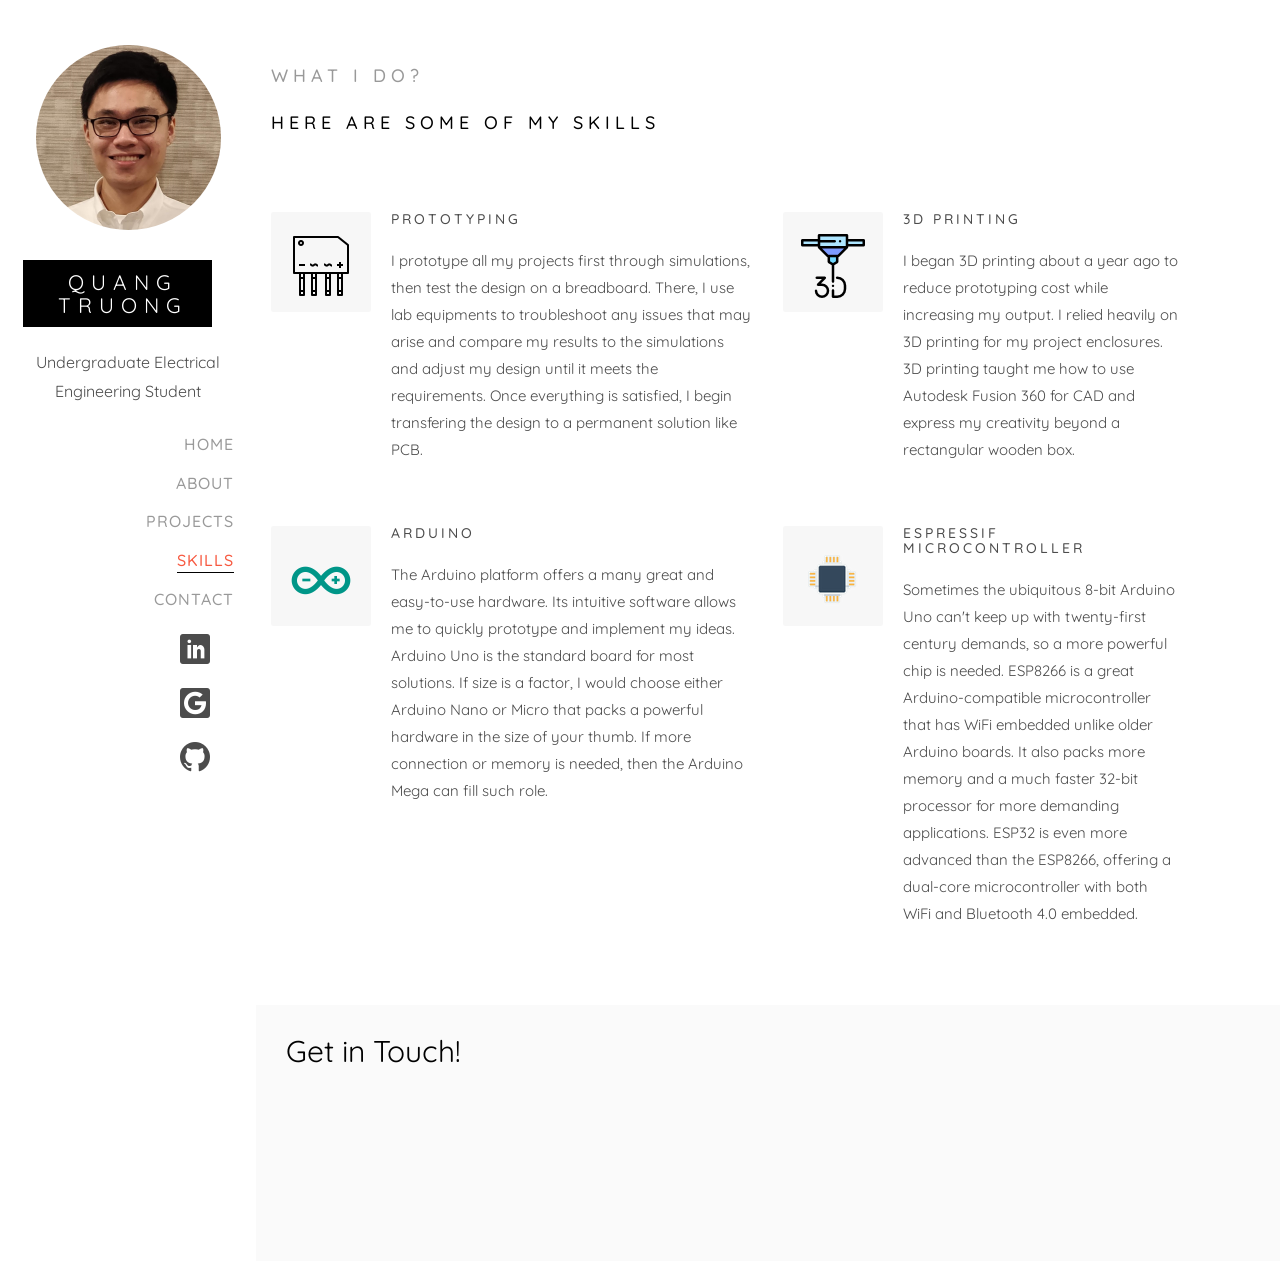
<file: services.html>
<!DOCTYPE HTML>
<html>
	<head>
	<meta charset="utf-8">
	<meta http-equiv="X-UA-Compatible" content="IE=edge">
	<title>Quang Truong</title>
	<meta name="viewport" content="width=device-width, initial-scale=1">
	<meta name="description" content="" />
	<meta name="keywords" content="" />
	<meta name="author" content="" />

  <!-- Facebook and Twitter integration -->
	<meta property="og:title" content=""/>
	<meta property="og:image" content=""/>
	<meta property="og:url" content=""/>
	<meta property="og:site_name" content=""/>
	<meta property="og:description" content=""/>
	<meta name="twitter:title" content="" />
	<meta name="twitter:image" content="" />
	<meta name="twitter:url" content="" />
	<meta name="twitter:card" content="" />

	<!-- Place favicon.ico and apple-touch-icon.png in the root directory -->
	<link rel="shortcut icon" href="/favicon/favicon.ico">

	<link href="https://fonts.googleapis.com/css?family=Quicksand:300,400,500,700" rel="stylesheet">
	
	<!-- Animate.css -->
	<link rel="stylesheet" href="css/animate.css">
	<!-- Icomoon Icon Fonts-->
	<link rel="stylesheet" href="css/icomoon.css">
	<!-- Bootstrap  -->
	<link rel="stylesheet" href="css/bootstrap.css">
	<!-- Flexslider  -->
	<link rel="stylesheet" href="css/flexslider.css">
	<!-- Theme style  -->
	<link rel="stylesheet" href="css/style.css">

	<!-- Modernizr JS -->
	<script src="js/modernizr-2.6.2.min.js"></script>
	<!-- FOR IE9 below -->
	<!--[if lt IE 9]>
	<script src="js/respond.min.js"></script>
	<![endif]-->

	</head>
	<body>
	<div id="colorlib-page">
		<a href="#" class="js-colorlib-nav-toggle colorlib-nav-toggle"><i></i></a>
		<aside id="colorlib-aside" role="complementary" class="border js-fullheight">
			<div class="text-center">
				<div class="author-img" style="background-image: url(favicon/android-icon-192x192.png);"></div>
				<h1 id="colorlib-logo"><a href="https://lquang4321.github.io/">QUANG TRUONG</a></h1>
				<span class="position"><span>Undergraduate Electrical Engineering Student</span>
			</div>
			<nav id="colorlib-main-menu" role="navigation">
				<ul>
					<li><a href="index.html">Home</a></li>
					<li><a href="about.html">About</a></li>
					<li><a href="work.html">Projects</a></li>
					<li class="colorlib-active animate-box" data-animate-effect="fadeInLeft"><a href="services.html">Skills</a></li>
					<!-- <li><a href="blog.html">Blog</a></li> -->
					<li><a href="contact.html">Contact</a></li>
				</ul>
			</nav>

<!--Old social media layout
			<div class="colorlib-footer">
				<ul>
					<li><a href="https://www.linkedin.com/in/quang-truong/"><i class="icon-linkedin2"></i></a></li>
					<li><a href="mailto:quang.t@zahncenternyc.com"><i class="icon-google2"></i></a></li>
					<li><a href="https://github.com/lquang4321"><i class="icon-github"></i></a></li>
				</ul>
			</div>
-->
			
			<div class="colorlib-footer">
				<ul>
					<li><span><a href="https://www.linkedin.com/in/quang-truong/"><i class="icon-linkedin2"></i></a>
					    </span>
					    <span><a href="mailto:quang.t@zahncenternyc.com"><i class="icon-google2"></i></a>
					    </span>
					    <span><a href="https://github.com/lquang4321"><i class="icon-github"></i></a>
					    </span>
					</li>
				</ul>
			</div>

		</aside>

		<div id="colorlib-main">
			<div class="colorlib-services">
				<div class="container-fluid">
					<div class="row">
						<div class="col-md-6 col-md-offset-3 col-md-pull-3">
							<span class="heading-meta">What I do?</span>
							<h2 class="colorlib-heading animate-box" data-animate-effect="fadeInLeft">Here are some of my skills</h2>
						</div>
					</div>
					<div class="row">
						<div class="col-md-6">
							<div class="colorlib-feature animate-box" data-animate-effect="fadeInLeft">
								<div class="colorlib-icon">
									<i><img src="images/RectifierBridge.png"></i>
								</div>
								<div class="colorlib-text">
									<h3>Prototyping</h3>
									<p>I prototype all my projects first through simulations, then test the design on a breadboard. There, I use lab equipments to troubleshoot any issues that may arise and compare my results to the simulations and adjust my design until it meets the requirements.
									Once everything is satisfied, I begin transfering the design to a permanent solution like PCB.
									</p>
								</div>
							</div>

							<div class="colorlib-feature animate-box" data-animate-effect="fadeInLeft">
								<div class="colorlib-icon">
									<i><img src="images/Arduino.png"></i>
								</div>
								<div class="colorlib-text">
									<h3>Arduino</h3>
									<p>The Arduino platform offers a many great and easy-to-use hardware. Its intuitive software allows me to quickly prototype and implement my ideas. Arduino Uno is the standard board for most solutions. If size is a factor, I would choose either Arduino Nano or Micro that packs a powerful hardware in the size of your thumb.
									If more connection or memory is needed, then the Arduino Mega can fill such role.
									</p>
								</div>
							</div>

						</div>
						<div class="col-md-5">
							<div class="colorlib-feature animate-box" data-animate-effect="fadeInLeft">
								<div class="colorlib-icon">
									<i><img src="images/3Dprint.png"></i>
								</div>
								<div class="colorlib-text">
									<h3>3D Printing</h3>
									<p>I began 3D printing about a year ago to reduce prototyping cost while increasing my output. I relied heavily on 3D printing for my project enclosures. 3D printing taught
									me how to use Autodesk Fusion 360 for CAD and express my creativity beyond a rectangular wooden box.</p>
								</div>
							</div>
							<div class="colorlib-feature animate-box" data-animate-effect="fadeInLeft">
								<div class="colorlib-icon">
									<i><img src="images/Chip.png"></i>
								</div>
								<div class="colorlib-text">
									<h3>Espressif Microcontroller</h3>
									<p>Sometimes the ubiquitous 8-bit Arduino Uno can't keep up with twenty-first century demands, so a more powerful chip is needed. 
									ESP8266 is a great Arduino-compatible microcontroller that has WiFi embedded unlike older Arduino boards. It also packs more memory and a much faster 32-bit processor for more demanding applications.
									ESP32 is even more advanced than the ESP8266, offering a dual-core microcontroller with both WiFi and Bluetooth 4.0 embedded.</p>
								</div>
							</div>

						</div>
					</div>
				</div>
			</div>

			<div id="get-in-touch" class="colorlib-bg-color">
				<div class="colorlib-narrow-content">
					<div class="row">
						<div class="col-md-6 animate-box" data-animate-effect="fadeInLeft">
							<h2>Get in Touch!</h2>
						</div>
					</div>
					<div class="row">
						<div class="col-md-6 col-md-offset-3 col-md-pull-3 animate-box" data-animate-effect="fadeInLeft">
							<p class="colorlib-lead">‏‏‎ ‎‏‏‎ ‎Click below</p>
							<p><a href="contact.html" class="btn btn-primary btn-learn">Contact me!</a></p>
						</div>
						
					</div>
				</div>
			</div>
		</div>
	</div>

	<!-- jQuery -->
	<script src="js/jquery.min.js"></script>
	<!-- jQuery Easing -->
	<script src="js/jquery.easing.1.3.js"></script>
	<!-- Bootstrap -->
	<script src="js/bootstrap.min.js"></script>
	<!-- Waypoints -->
	<script src="js/jquery.waypoints.min.js"></script>
	<!-- Flexslider -->
	<script src="js/jquery.flexslider-min.js"></script>
	<!-- Sticky Kit -->
	<script src="js/sticky-kit.min.js"></script>
	
	
	<!-- MAIN JS -->
	<script src="js/main.js"></script>

	</body>
</html>
</file>
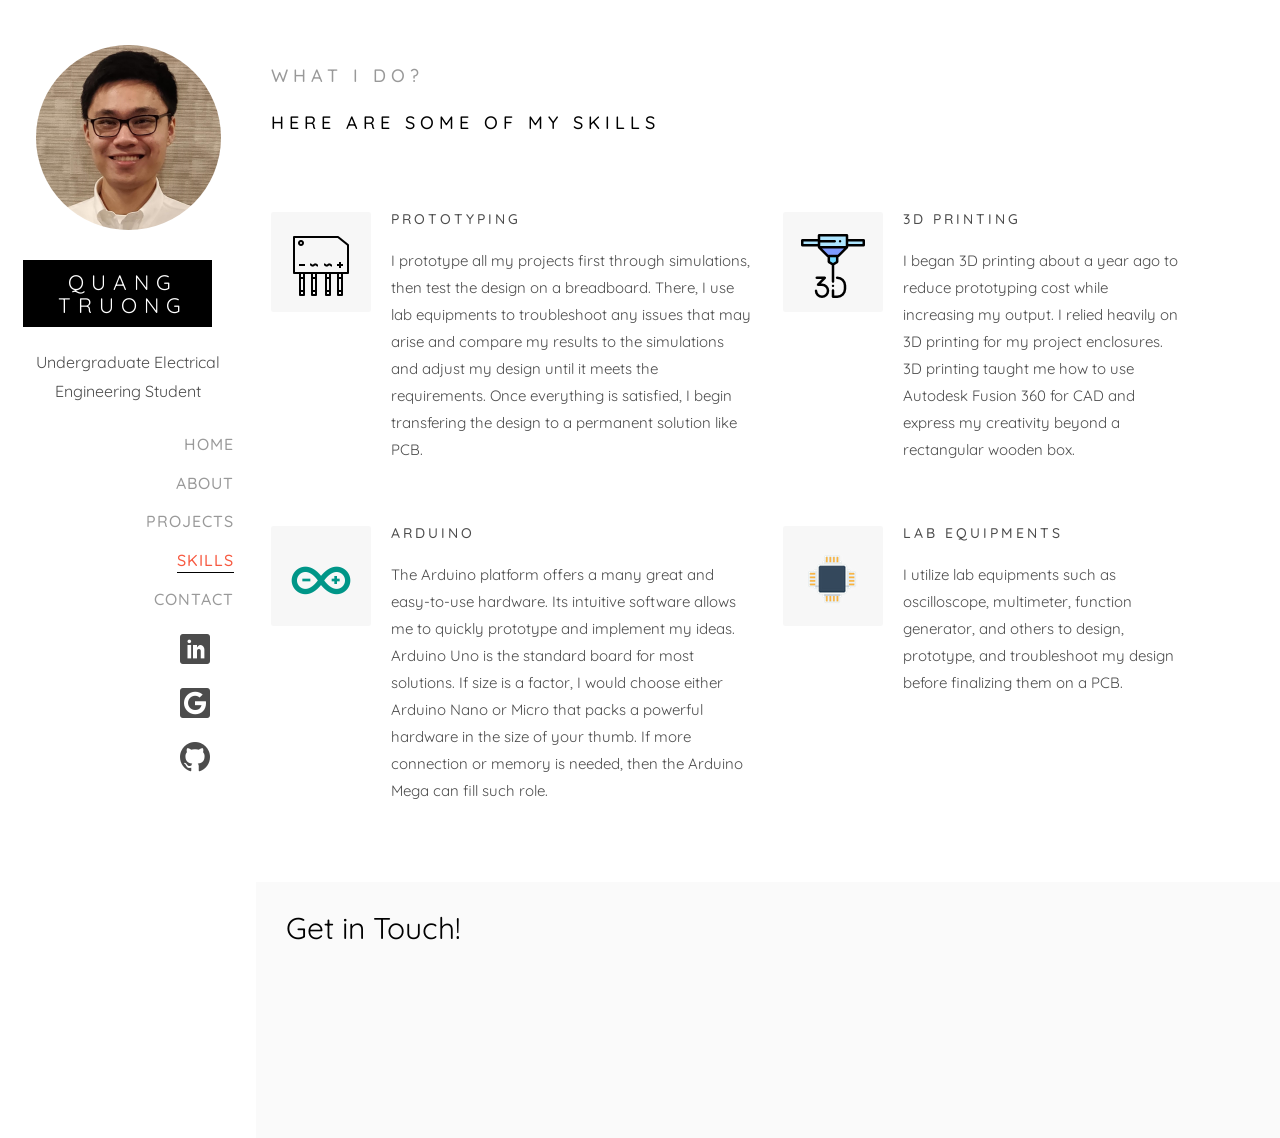
<file: skills.html>
<!DOCTYPE HTML>
<html>
	<head>
	<meta charset="utf-8">
	<meta http-equiv="X-UA-Compatible" content="IE=edge">
	<title>Quang Truong</title>
	<meta name="viewport" content="width=device-width, initial-scale=1">
	<meta name="description" content="" />
	<meta name="keywords" content="" />
	<meta name="author" content="" />

  <!-- Facebook and Twitter integration -->
	<meta property="og:title" content=""/>
	<meta property="og:image" content=""/>
	<meta property="og:url" content=""/>
	<meta property="og:site_name" content=""/>
	<meta property="og:description" content=""/>
	<meta name="twitter:title" content="" />
	<meta name="twitter:image" content="" />
	<meta name="twitter:url" content="" />
	<meta name="twitter:card" content="" />

	<!-- Place favicon.ico and apple-touch-icon.png in the root directory -->
	<link rel="shortcut icon" href="/favicon/favicon.ico">

	<link href="https://fonts.googleapis.com/css?family=Quicksand:300,400,500,700" rel="stylesheet">

	<!-- Animate.css -->
	<link rel="stylesheet" href="css/animate.css">
	<!-- Icomoon Icon Fonts-->
	<link rel="stylesheet" href="css/icomoon.css">
	<!-- Bootstrap  -->
	<link rel="stylesheet" href="css/bootstrap.css">
	<!-- Flexslider  -->
	<link rel="stylesheet" href="css/flexslider.css">
	<!-- Theme style  -->
	<link rel="stylesheet" href="css/style.css">

	<!-- Modernizr JS -->
	<script src="js/modernizr-2.6.2.min.js"></script>
	<!-- FOR IE9 below -->
	<!--[if lt IE 9]>
	<script src="js/respond.min.js"></script>
	<![endif]-->

	</head>
	<body>
	<div id="colorlib-page">
		<a href="#" class="js-colorlib-nav-toggle colorlib-nav-toggle"><i></i></a>
		<aside id="colorlib-aside" role="complementary" class="border js-fullheight">
			<div class="text-center">
				<div class="author-img" style="background-image: url(favicon/android-icon-192x192.png);"></div>
				<h1 id="colorlib-logo"><a href="https://lquang4321.github.io/">QUANG TRUONG</a></h1>
				<span class="position"><span>Undergraduate Electrical Engineering Student</span>
			</div>
			<nav id="colorlib-main-menu" role="navigation">
				<ul>
					<li><a href="index.html">Home</a></li>
					<li><a href="about.html">About</a></li>
					<li><a href="projects.html">Projects</a></li>
					<li class="colorlib-active animate-box" data-animate-effect="fadeInLeft"><a href="skills.html">Skills</a></li>
					<!-- <li><a href="blog.html">Blog</a></li> -->
					<li><a href="contact.html">Contact</a></li>
				</ul>
			</nav>

<!--Old social media layout
			<div class="colorlib-footer">
				<ul>
					<li><a href="https://www.linkedin.com/in/quang-truong/"><i class="icon-linkedin2"></i></a></li>
					<li><a href="mailto:quang.t@zahncenternyc.com"><i class="icon-google2"></i></a></li>
					<li><a href="https://github.com/lquang4321"><i class="icon-github"></i></a></li>
				</ul>
			</div>
-->

			<div class="colorlib-footer">
				<ul>
					<li><span><a href="https://www.linkedin.com/in/quang-truong/"><i class="icon-linkedin2"></i></a>
					    </span>
					    <span><a href="mailto:QuangTruong.EE@gmail.com"><i class="icon-google2"></i></a>
					    </span>
					    <span><a href="https://github.com/lquang4321"><i class="icon-github"></i></a>
					    </span>
					</li>
				</ul>
			</div>

		</aside>

		<div id="colorlib-main">
			<div class="colorlib-services">
				<div class="container-fluid">
					<div class="row">
						<div class="col-md-6 col-md-offset-3 col-md-pull-3">
							<span class="heading-meta">What I do?</span>
							<h2 class="colorlib-heading animate-box" data-animate-effect="fadeInLeft">Here are some of my skills</h2>
						</div>
					</div>
					<div class="row">
						<div class="col-md-6">
							<div class="colorlib-feature animate-box" data-animate-effect="fadeInLeft">
								<div class="colorlib-icon">
									<i><img src="images\Project_Images\Skills\RectifierBridge.png"></i>
								</div>
								<div class="colorlib-text">
									<h3>Prototyping</h3>
									<p>I prototype all my projects first through simulations, then test the design on a breadboard. There, I use lab equipments to troubleshoot any issues that may arise and compare my results to the simulations and adjust my design until it meets the requirements.
									Once everything is satisfied, I begin transfering the design to a permanent solution like PCB.
									</p>
								</div>
							</div>

							<div class="colorlib-feature animate-box" data-animate-effect="fadeInLeft">
								<div class="colorlib-icon">
									<i><img src="images\Project_Images\Skills\Arduino.png"></i>
								</div>
								<div class="colorlib-text">
									<h3>Arduino</h3>
									<p>The Arduino platform offers a many great and easy-to-use hardware. Its intuitive software allows me to quickly prototype and implement my ideas. Arduino Uno is the standard board for most solutions. If size is a factor, I would choose either Arduino Nano or Micro that packs a powerful hardware in the size of your thumb.
									If more connection or memory is needed, then the Arduino Mega can fill such role.
									</p>
								</div>
							</div>

						</div>
						<div class="col-md-5">
							<div class="colorlib-feature animate-box" data-animate-effect="fadeInLeft">
								<div class="colorlib-icon">
									<i><img src="images\Project_Images\Skills\3Dprint.png"></i>
								</div>
								<div class="colorlib-text">
									<h3>3D Printing</h3>
									<p>I began 3D printing about a year ago to reduce prototyping cost while increasing my output. I relied heavily on 3D printing for my project enclosures. 3D printing taught
									me how to use Autodesk Fusion 360 for CAD and express my creativity beyond a rectangular wooden box.</p>
								</div>
							</div>
							<div class="colorlib-feature animate-box" data-animate-effect="fadeInLeft">
								<div class="colorlib-icon">
									<i><img src="images\Project_Images\Skills\Chip.png"></i>
								</div>
								<div class="colorlib-text">
									<h3>Lab Equipments</h3>
									<p>I utilize lab equipments such as oscilloscope, multimeter, function generator, and others to design, prototype, and troubleshoot my design before finalizing them on a PCB.</p>
								</div>
							</div>

						</div>
					</div>
				</div>
			</div>

			<div id="get-in-touch" class="colorlib-bg-color">
				<div class="colorlib-narrow-content">
					<div class="row">
						<div class="col-md-6 animate-box" data-animate-effect="fadeInLeft">
							<h2>Get in Touch!</h2>
						</div>
					</div>
					<div class="row">
						<div class="col-md-6 col-md-offset-3 col-md-pull-3 animate-box" data-animate-effect="fadeInLeft">
							<p class="colorlib-lead">‏‏‎ ‎‏‏‎ ‎Click below</p>
							<p><a href="contact.html" class="btn btn-primary btn-learn">Contact me!</a></p>
						</div>

					</div>
				</div>
			</div>
		</div>
	</div>

	<!-- jQuery -->
	<script src="js/jquery.min.js"></script>
	<!-- jQuery Easing -->
	<script src="js/jquery.easing.1.3.js"></script>
	<!-- Bootstrap -->
	<script src="js/bootstrap.min.js"></script>
	<!-- Waypoints -->
	<script src="js/jquery.waypoints.min.js"></script>
	<!-- Flexslider -->
	<script src="js/jquery.flexslider-min.js"></script>
	<!-- Sticky Kit -->
	<script src="js/sticky-kit.min.js"></script>


	<!-- MAIN JS -->
	<script src="js/main.js"></script>

	</body>
</html>
</file>
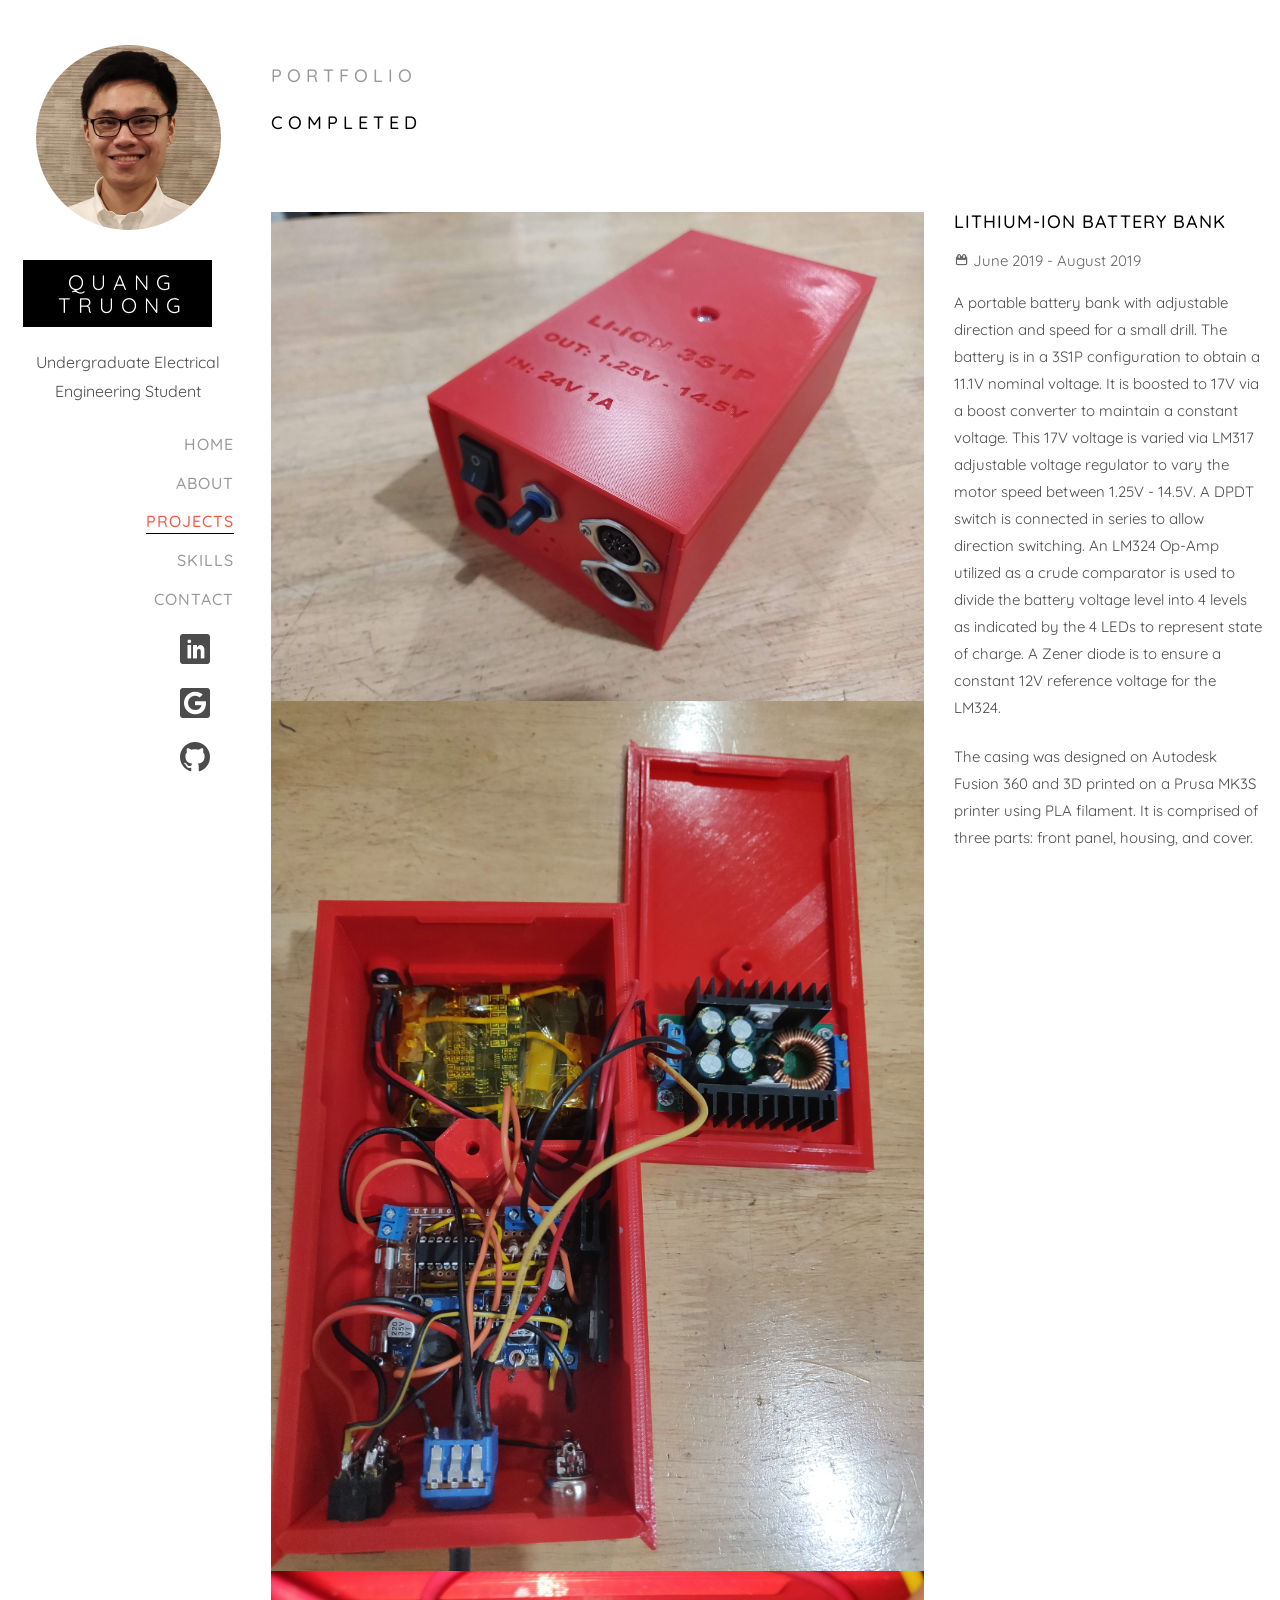
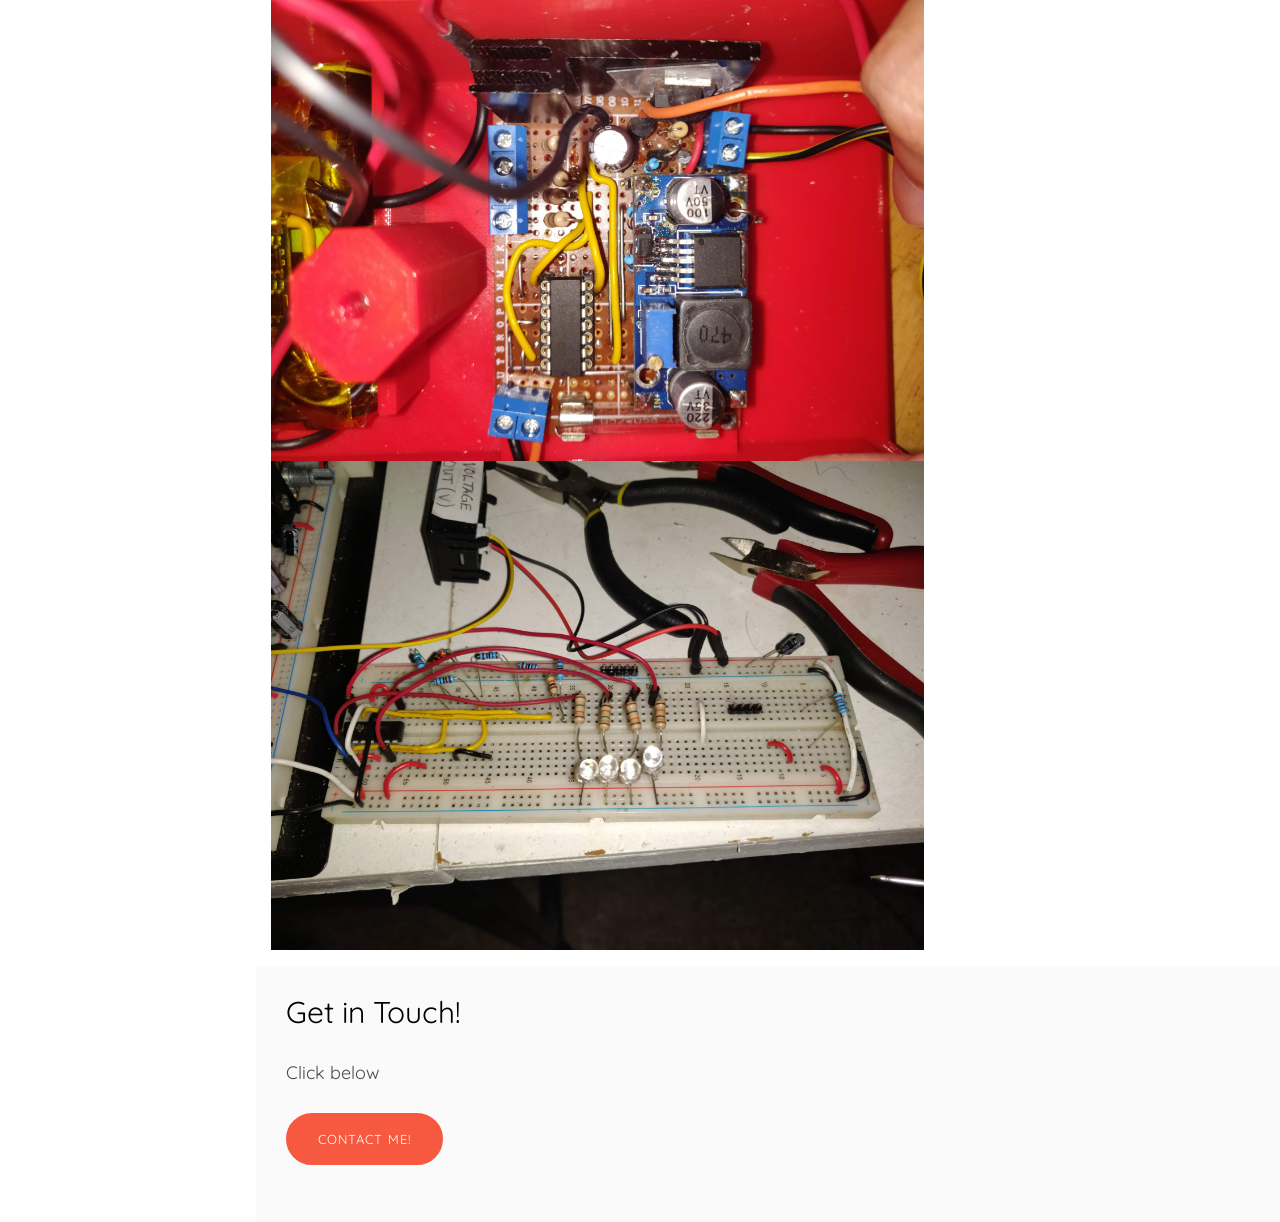
<file: Projects/Battery_Bank.html>
<!DOCTYPE HTML>
<html>
	<head>
	<meta charset="utf-8">
	<meta http-equiv="X-UA-Compatible" content="IE=edge">
	<title>Quang Truong</title>
	<meta name="viewport" content="width=device-width, initial-scale=1">
	<meta name="description" content="" />
	<meta name="keywords" content="" />
	<meta name="author" content="" />

  <!-- Facebook and Twitter integration -->
	<meta property="og:title" content=""/>
	<meta property="og:image" content=""/>
	<meta property="og:url" content=""/>
	<meta property="og:site_name" content=""/>
	<meta property="og:description" content=""/>
	<meta name="twitter:title" content="" />
	<meta name="twitter:image" content="" />
	<meta name="twitter:url" content="" />
	<meta name="twitter:card" content="" />

	<!-- Place favicon.ico and apple-touch-icon.png in the root directory -->
	<link rel="shortcut icon" href="../favicon/favicon.ico">

	<link href="https://fonts.googleapis.com/css?family=Quicksand:300,400,500,700" rel="stylesheet">

	<!-- Animate.css -->
	<link rel="stylesheet" href="../css/animate.css">
	<!-- Icomoon Icon Fonts-->
	<link rel="stylesheet" href="../css/icomoon.css">
	<!-- Bootstrap  -->
	<link rel="stylesheet" href="../css/bootstrap.css">
	<!-- Flexslider  -->
	<link rel="stylesheet" href="../css/flexslider.css">
	<!-- Theme style  -->
	<link rel="stylesheet" href="../css/style.css">

	<!-- Modernizr JS -->
	<script src="../js/modernizr-2.6.2.min.js"></script>
	<!-- FOR IE9 below -->
	<!--[if lt IE 9]>
	<script src="js/respond.min.js"></script>
	<![endif]-->

	</head>
	<body>
	<div id="colorlib-page">
		<a href="#" class="js-colorlib-nav-toggle colorlib-nav-toggle"><i></i></a>
		<aside id="colorlib-aside" role="complementary" class="border js-fullheight">
			<div class="text-center">
				<div class="author-img" style="background-image: url(../favicon/android-icon-192x192.png);"></div>
				<h1 id="colorlib-logo"><a href="https://lquang4321.github.io/">QUANG TRUONG</a></h1>
				<span class="position"><span>Undergraduate Electrical Engineering Student</span>
			</div>
			<nav id="colorlib-main-menu" role="navigation">
				<ul>
					<li><a href="../index.html">Home</a></li>
					<li><a href="../about.html">About</a></li>
					<li class="colorlib-active animate-box" data-animate-effect="fadeInLeft"><a href="../projects.html">Projects</a></li>
					<li><a href="../skills.html">Skills</a></li>

					<li><a href="../contact.html">Contact</a></li>
				</ul>
			</nav>
<!--Old social media layout
			<div class="colorlib-footer">
				<ul>
					<li><a href="https://www.linkedin.com/in/quang-truong/"><i class="icon-linkedin2"></i></a></li>
					<li><a href="mailto:quang.t@zahncenternyc.com"><i class="icon-google2"></i></a></li>
					<li><a href="https://github.com/lquang4321"><i class="icon-github"></i></a></li>
				</ul>
			</div>
-->

			<div class="colorlib-footer">
				<ul>
					<li><span><a href="https://www.linkedin.com/in/quang-truong/"><i class="icon-linkedin2"></i></a>
					    </span>
					    <span><a href="mailto:quang.t@zahncenternyc.com"><i class="icon-google2"></i></a>
					    </span>
					    <span><a href="https://github.com/lquang4321"><i class="icon-github"></i></a>
					    </span>
					</li>
				</ul>
			</div>

		</aside>

		<div id="colorlib-main">

			<div class="colorlib-work">
				<div class="container-fluid">
					<div class="row">
						<div class="col-md-6 col-md-offset-3 col-md-pull-3">
							<span class="heading-meta">Portfolio</span>
							<h2 class="colorlib-heading animate-box" data-animate-effect="fadeInLeft">COMPLETED</h2>
						</div>
					</div>
					<div class="row">
						<div class="col-md-8 image-content">
							<img class="img-responsive" src="../images/Project_Images/Battery_Bank/IMG_20190828_193307.jpg" alt="Picture">
							<img class="img-responsive" src="../images/Project_Images/Battery_Bank/IMG_20190828_193425.jpg" alt="Picture">
							<img class="img-responsive" src="../images/Project_Images/Battery_Bank/IMG_20190828_193504.jpg" alt="Picture">
							<img class="img-responsive" src="../images/Project_Images/Battery_Bank/IMG_20190814_235033.jpg" alt="Picture">
						</div>
						<div class="col-md-4 sticky-parent">
							<div id="sticky_item">
								<div class="project-desc">
									<h2>Lithium-Ion Battery Bank</h2>
									<span><i class="icon-calender"></i> June 2019 - August 2019</span>
									<p>A portable battery bank with adjustable direction and speed for a small drill. The battery is in a 3S1P configuration to obtain a 11.1V nominal voltage.
									It is boosted to 17V via a boost converter to maintain a constant voltage. This 17V voltage is varied via LM317 adjustable voltage regulator to vary the motor speed
									between 1.25V - 14.5V. A DPDT switch is connected in series to allow direction switching. An LM324 Op-Amp utilized as a crude comparator is used to divide the battery voltage level
									into 4 levels as indicated by the 4 LEDs to represent state of charge. A Zener diode is to ensure a constant 12V reference voltage for the LM324.
									</p>
									<p>The casing was designed on Autodesk Fusion 360 and 3D printed on a Prusa MK3S printer using PLA filament. It is comprised of three parts: front panel, housing, and cover.
									</p>
									<!-- Get rid of icons
									<p class="icon">
										<span><a href="#"><i class="icon-share3"></i></a></span>
										<span><a href="#"><i class="icon-eye"></i> 100</a></span>
										<span><a href="#"><i class="icon-heart"></i> 49</a></span>
									</p>
									<p><a href="#" class="btn btn-primary">Live Preview</a> or <a href="#" class="btn-download">Download</a></p>
									-->
								</div>
							</div>
						</div>
					</div>
				</div>
			</div>

			<div id="get-in-touch" class="colorlib-bg-color">
				<div class="colorlib-narrow-content">
					<div class="row">
						<div class="col-md-6 animate-box" data-animate-effect="fadeInLeft">
							<h2>Get in Touch!</h2>
						</div>
					</div>
					<div class="row">
						<div class="col-md-6 col-md-offset-3 col-md-pull-3 animate-box" data-animate-effect="fadeInLeft">
							<p class="colorlib-lead">  Click below</p>
							<p><a href="../contact.html" class="btn btn-primary btn-learn">Contact me!</a></p>
						</div>

					</div>
				</div>
			</div>
		</div>
	</div>

	<!-- jQuery -->
	<script src="../js/jquery.min.js"></script>
	<!-- jQuery Easing -->
	<script src="../js/jquery.easing.1.3.js"></script>
	<!-- Bootstrap -->
	<script src="../js/bootstrap.min.js"></script>
	<!-- Waypoints -->
	<script src="../js/jquery.waypoints.min.js"></script>
	<!-- Flexslider -->
	<script src="../js/jquery.flexslider-min.js"></script>
	<!-- Sticky Kit -->
	<script src="../js/sticky-kit.min.js"></script>



	<!-- MAIN JS -->
	<script src="../js/main.js"></script>

	</body>
</html>
</file>
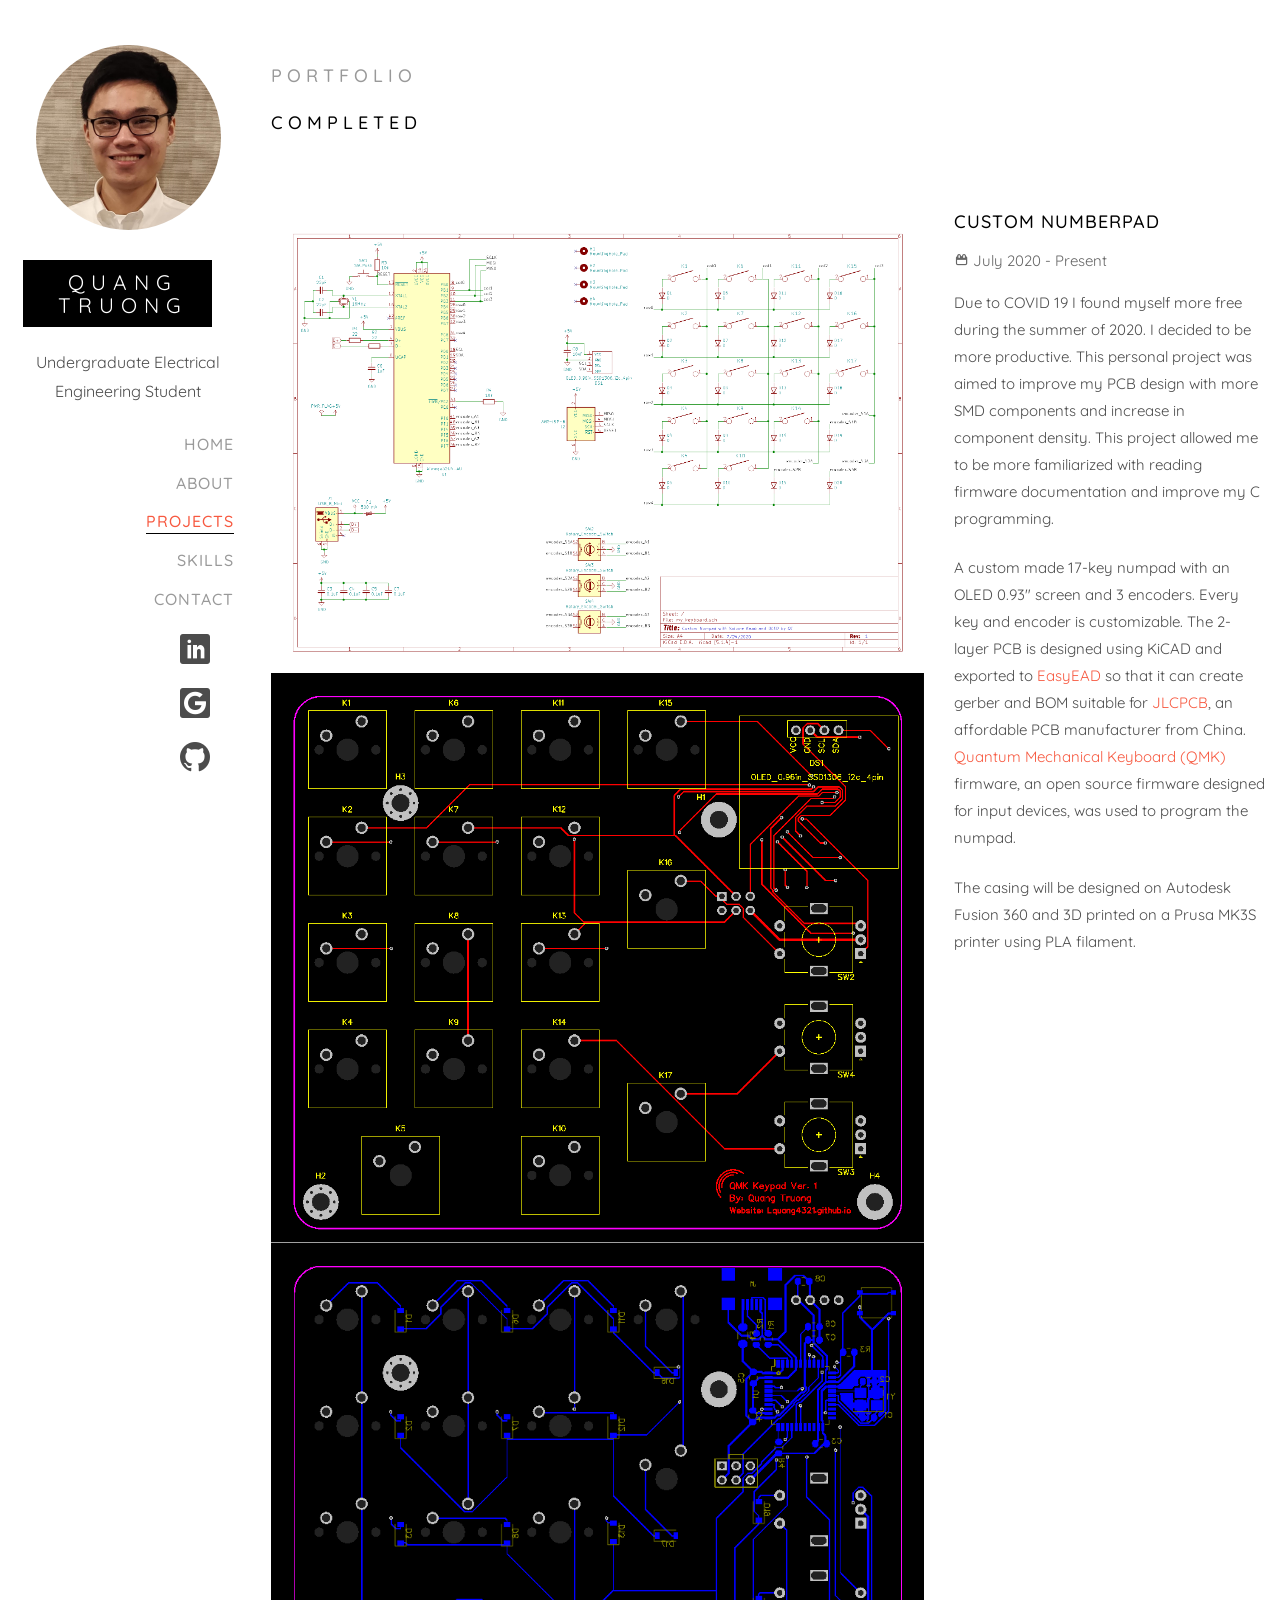
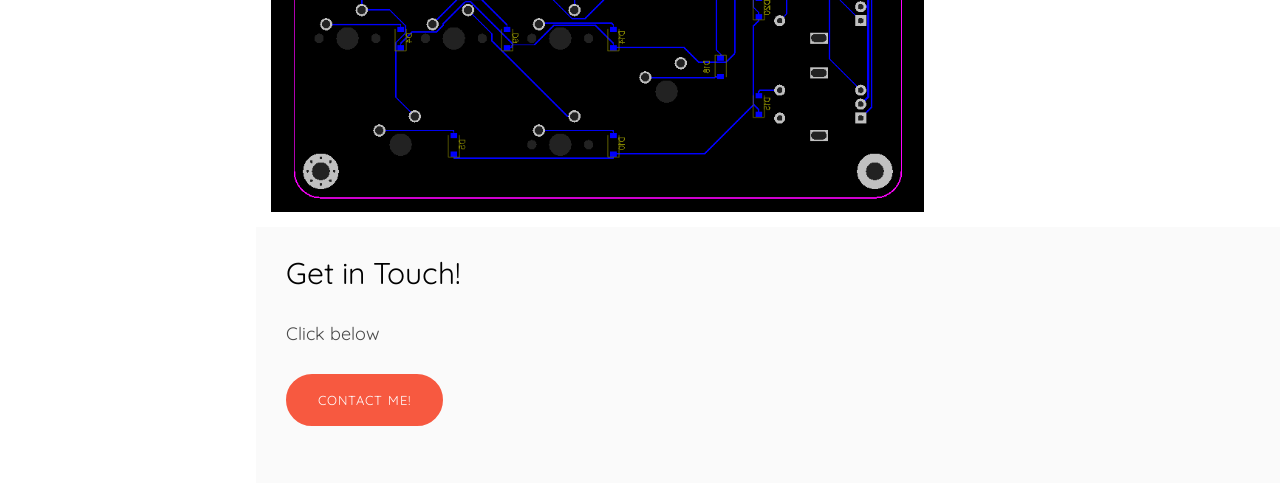
<file: Projects/Keypad.html>
<!DOCTYPE HTML>
<html>
	<head>
	<meta charset="utf-8">
	<meta http-equiv="X-UA-Compatible" content="IE=edge">
	<title>Quang Truong</title>
	<meta name="viewport" content="width=device-width, initial-scale=1">
	<meta name="description" content="" />
	<meta name="keywords" content="" />
	<meta name="author" content="" />

  <!-- Facebook and Twitter integration -->
	<meta property="og:title" content=""/>
	<meta property="og:image" content=""/>
	<meta property="og:url" content=""/>
	<meta property="og:site_name" content=""/>
	<meta property="og:description" content=""/>
	<meta name="twitter:title" content="" />
	<meta name="twitter:image" content="" />
	<meta name="twitter:url" content="" />
	<meta name="twitter:card" content="" />

	<!-- Place favicon.ico and apple-touch-icon.png in the root directory -->
	<link rel="shortcut icon" href="../favicon/favicon.ico">

	<link href="https://fonts.googleapis.com/css?family=Quicksand:300,400,500,700" rel="stylesheet">

	<!-- Animate.css -->
	<link rel="stylesheet" href="../css/animate.css">
	<!-- Icomoon Icon Fonts-->
	<link rel="stylesheet" href="../css/icomoon.css">
	<!-- Bootstrap  -->
	<link rel="stylesheet" href="../css/bootstrap.css">
	<!-- Flexslider  -->
	<link rel="stylesheet" href="../css/flexslider.css">
	<!-- Theme style  -->
	<link rel="stylesheet" href="../css/style.css">

	<!-- Modernizr JS -->
	<script src="../js/modernizr-2.6.2.min.js"></script>
	<!-- FOR IE9 below -->
	<!--[if lt IE 9]>
	<script src="js/respond.min.js"></script>
	<![endif]-->

	</head>
	<body>
	<div id="colorlib-page">
		<a href="#" class="js-colorlib-nav-toggle colorlib-nav-toggle"><i></i></a>
		<aside id="colorlib-aside" role="complementary" class="border js-fullheight">
			<div class="text-center">
				<div class="author-img" style="background-image: url(../favicon/android-icon-192x192.png);"></div>
				<h1 id="colorlib-logo"><a href="https://lquang4321.github.io/">QUANG TRUONG</a></h1>
				<span class="position"><span>Undergraduate Electrical Engineering Student</span>
			</div>
			<nav id="colorlib-main-menu" role="navigation">
				<ul>
					<li><a href="../index.html">Home</a></li>
					<li><a href="../about.html">About</a></li>
					<li class="colorlib-active animate-box" data-animate-effect="fadeInLeft"><a href="../projects.html">Projects</a></li>
					<li><a href="../skills.html">Skills</a></li>

					<li><a href="../contact.html">Contact</a></li>
				</ul>
			</nav>
<!--Old social media layout
			<div class="colorlib-footer">
				<ul>
					<li><a href="https://www.linkedin.com/in/quang-truong/"><i class="icon-linkedin2"></i></a></li>
					<li><a href="mailto:quang.t@zahncenternyc.com"><i class="icon-google2"></i></a></li>
					<li><a href="https://github.com/lquang4321"><i class="icon-github"></i></a></li>
				</ul>
			</div>
-->

			<div class="colorlib-footer">
				<ul>
					<li><span><a href="https://www.linkedin.com/in/quang-truong/"><i class="icon-linkedin2"></i></a>
					    </span>
					    <span><a href="mailto:quang.t@zahncenternyc.com"><i class="icon-google2"></i></a>
					    </span>
					    <span><a href="https://github.com/lquang4321"><i class="icon-github"></i></a>
					    </span>
					</li>
				</ul>
			</div>

		</aside>

		<div id="colorlib-main">

			<div class="colorlib-work">
				<div class="container-fluid">
					<div class="row">
						<div class="col-md-6 col-md-offset-3 col-md-pull-3">
							<span class="heading-meta">Portfolio</span>
							<h2 class="colorlib-heading animate-box" data-animate-effect="fadeInLeft">COMPLETED</h2>
						</div>
					</div>
					<div class="row">
						<div class="col-md-8 image-content">
							<img class="img-responsive" src="..\images\Project_Images\Keypad\Schematic.png">
							<img class="img-responsive" src="..\images\Project_Images\Keypad\Keypad_PCB_TOP.png">
							<img class="img-responsive" src="..\images\Project_Images\Keypad\Keypad_PCB_BOT.png">
						</div>
						<div class="col-md-4 sticky-parent">
							<div id="sticky_item">
								<div class="project-desc">
									<h2>Custom Numberpad</h2>
									<span><i class="icon-calender"></i> July 2020 - Present</span>
									<p>Due to COVID 19 I found myself more free during the summer of 2020. I decided to be more productive. This personal project was aimed to improve my PCB design with more SMD
										components and increase in component density. This project allowed me to be more familiarized with reading firmware documentation and improve my C programming.
									</p>
									<p>A custom made 17-key numpad with an OLED 0.93" screen and 3 encoders. Every key and encoder is customizable.
										The 2-layer PCB is designed using KiCAD and exported to <a href="https://easyeda.com/">EasyEAD</a> so that it can create gerber and BOM suitable
										for <a href="https://jlcpcb.com/">JLCPCB</a>, an affordable PCB manufacturer from China. <a href="https://github.com/qmk/qmk_firmware/">Quantum Mechanical Keyboard (QMK)</a>
										firmware, an open source firmware designed for input devices, was used to program the numpad.
									</p>
									<p>The casing will be designed on Autodesk Fusion 360 and 3D printed on a Prusa MK3S printer using PLA filament.
									</p>
									<!-- Get rid of icons
									<p class="icon">
										<span><a href="#"><i class="icon-share3"></i></a></span>
										<span><a href="#"><i class="icon-eye"></i> 100</a></span>
										<span><a href="#"><i class="icon-heart"></i> 49</a></span>
									</p>
									<p><a href="#" class="btn btn-primary">Live Preview</a> or <a href="#" class="btn-download">Download</a></p>
									-->
								</div>
							</div>
						</div>
					</div>
				</div>
			</div>

			<div id="get-in-touch" class="colorlib-bg-color">
				<div class="colorlib-narrow-content">
					<div class="row">
						<div class="col-md-6 animate-box" data-animate-effect="fadeInLeft">
							<h2>Get in Touch!</h2>
						</div>
					</div>
					<div class="row">
						<div class="col-md-6 col-md-offset-3 col-md-pull-3 animate-box" data-animate-effect="fadeInLeft">
							<p class="colorlib-lead">  Click below</p>
							<p><a href="../contact.html" class="btn btn-primary btn-learn">Contact me!</a></p>
						</div>

					</div>
				</div>
			</div>
		</div>
	</div>

	<!-- jQuery -->
	<script src="../js/jquery.min.js"></script>
	<!-- jQuery Easing -->
	<script src="../js/jquery.easing.1.3.js"></script>
	<!-- Bootstrap -->
	<script src="../js/bootstrap.min.js"></script>
	<!-- Waypoints -->
	<script src="../js/jquery.waypoints.min.js"></script>
	<!-- Flexslider -->
	<script src="../js/jquery.flexslider-min.js"></script>
	<!-- Sticky Kit -->
	<script src="../js/sticky-kit.min.js"></script>


	<!-- MAIN JS -->
	<script src="../js/main.js"></script>

	</body>
</html>
</file>
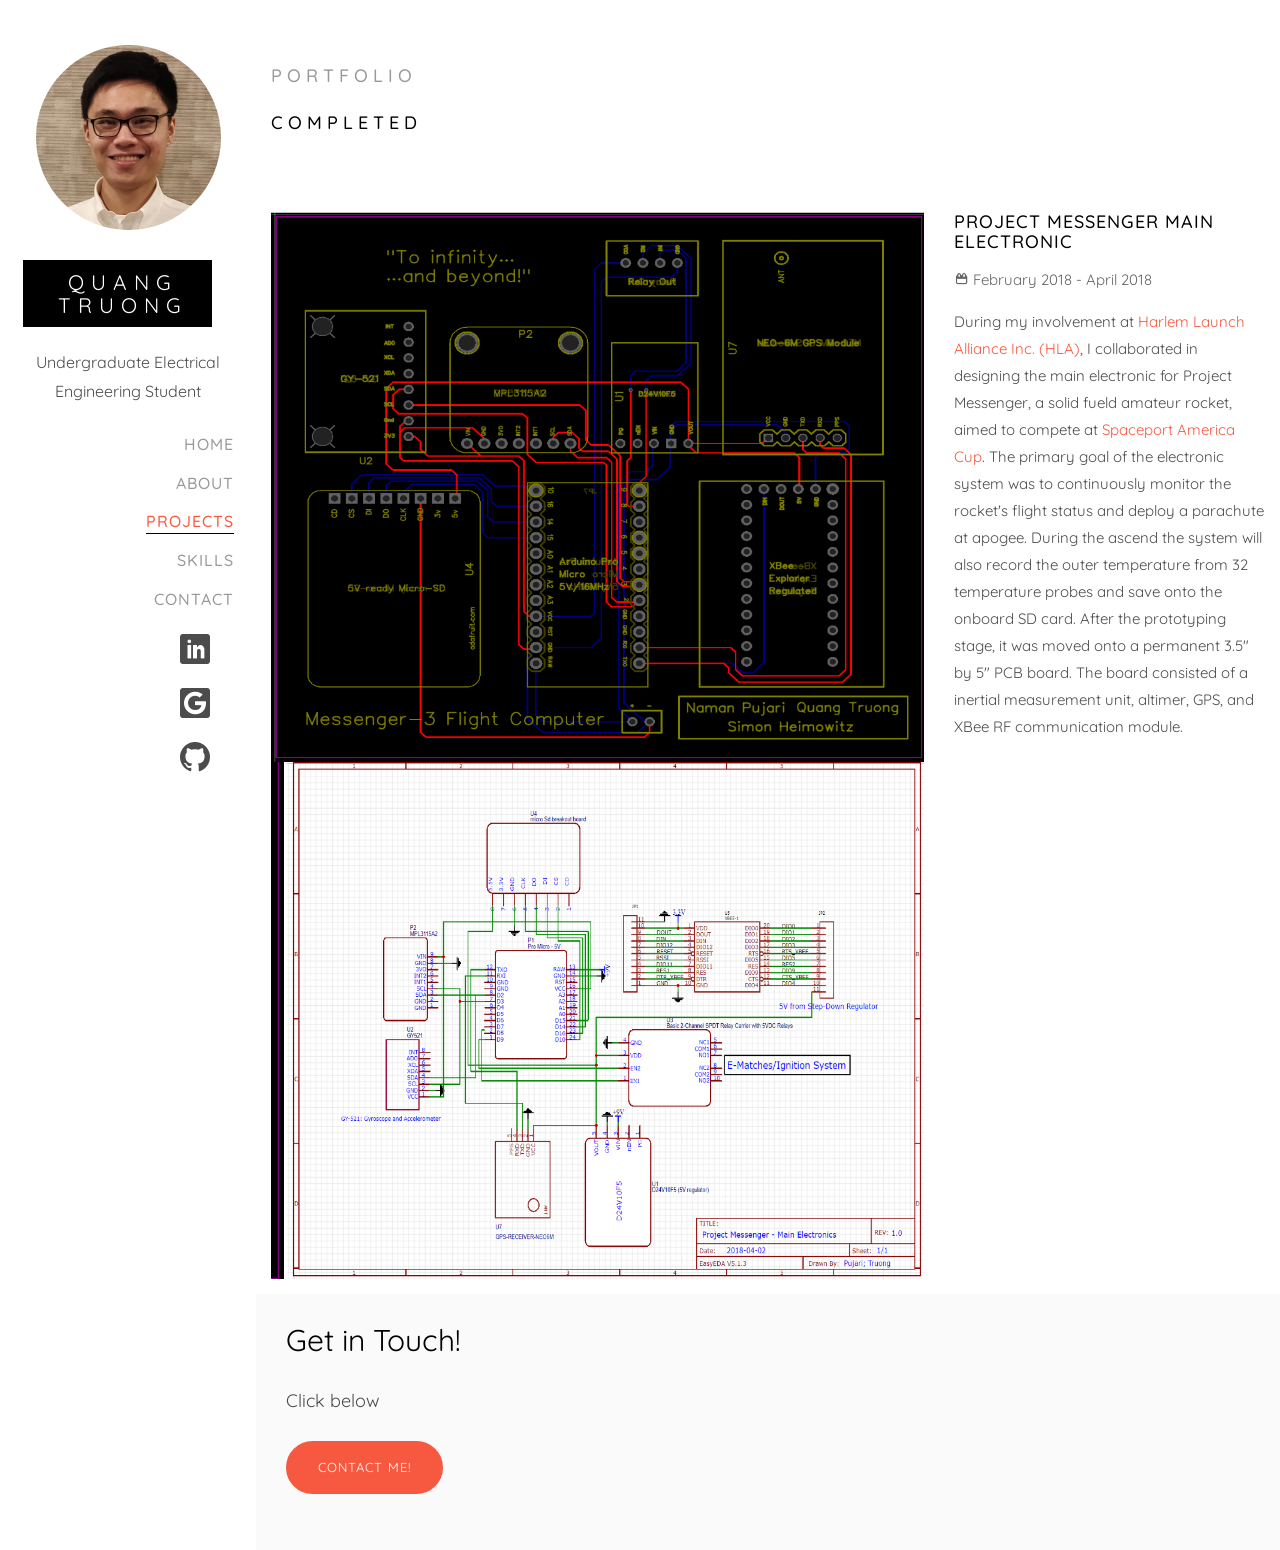
<file: Projects/Project_Messenger.html>
<!DOCTYPE HTML>
<html>
	<head>
	<meta charset="utf-8">
	<meta http-equiv="X-UA-Compatible" content="IE=edge">
	<title>Quang Truong</title>
	<meta name="viewport" content="width=device-width, initial-scale=1">
	<meta name="description" content="" />
	<meta name="keywords" content="" />
	<meta name="author" content="" />

  <!-- Facebook and Twitter integration -->
	<meta property="og:title" content=""/>
	<meta property="og:image" content=""/>
	<meta property="og:url" content=""/>
	<meta property="og:site_name" content=""/>
	<meta property="og:description" content=""/>
	<meta name="twitter:title" content="" />
	<meta name="twitter:image" content="" />
	<meta name="twitter:url" content="" />
	<meta name="twitter:card" content="" />

	<!-- Place favicon.ico and apple-touch-icon.png in the root directory -->
	<link rel="shortcut icon" href="../favicon/favicon.ico">

	<link href="https://fonts.googleapis.com/css?family=Quicksand:300,400,500,700" rel="stylesheet">

	<!-- Animate.css -->
	<link rel="stylesheet" href="../css/animate.css">
	<!-- Icomoon Icon Fonts-->
	<link rel="stylesheet" href="../css/icomoon.css">
	<!-- Bootstrap  -->
	<link rel="stylesheet" href="../css/bootstrap.css">
	<!-- Flexslider  -->
	<link rel="stylesheet" href="../css/flexslider.css">
	<!-- Theme style  -->
	<link rel="stylesheet" href="../css/style.css">

	<!-- Modernizr JS -->
	<script src="../js/modernizr-2.6.2.min.js"></script>
	<!-- FOR IE9 below -->
	<!--[if lt IE 9]>
	<script src="js/respond.min.js"></script>
	<![endif]-->

	</head>
	<body>
	<div id="colorlib-page">
		<a href="#" class="js-colorlib-nav-toggle colorlib-nav-toggle"><i></i></a>
		<aside id="colorlib-aside" role="complementary" class="border js-fullheight">
			<div class="text-center">
				<div class="author-img" style="background-image: url(../favicon/android-icon-192x192.png);"></div>
				<h1 id="colorlib-logo"><a href="https://lquang4321.github.io/">QUANG TRUONG</a></h1>
				<span class="position"><span>Undergraduate Electrical Engineering Student</span>
			</div>
			<nav id="colorlib-main-menu" role="navigation">
				<ul>
					<li><a href="../index.html">Home</a></li>
					<li><a href="../about.html">About</a></li>
					<li class="colorlib-active" data-animate-effect="fadeInLeft"><a href="../projects.html">Projects</a></li>
					<li><a href="../skills.html">Skills</a></li>

					<li><a href="../contact.html">Contact</a></li>
				</ul>
			</nav>

			<div class="colorlib-footer">
				<ul>
					<li><span><a href="https://www.linkedin.com/in/quang-truong/"><i class="icon-linkedin2"></i></a>
					    </span>
					    <span><a href="mailto:quang.t@zahncenternyc.com"><i class="icon-google2"></i></a>
					    </span>
					    <span><a href="https://github.com/lquang4321"><i class="icon-github"></i></a>
					    </span>
					</li>
				</ul>
			</div>

		</aside>

		<div id="colorlib-main">

			<div class="colorlib-work">
				<div class="container-fluid">
					<div class="row">
						<div class="col-md-6 col-md-offset-3 col-md-pull-3">
							<span class="heading-meta">Portfolio</span>
							<h2 class="colorlib-heading animate-box" data-animate-effect="fadeInLeft">Completed</h2>
						</div>
					</div>
					<div class="row">
						<div class="col-md-8 image-content">

							<img class="img-responsive" src="../images\Project_Images\Project_Messenger\Project_Messenger_PCB.png">
							<img class="img-responsive" src="../images\Project_Images\Project_Messenger\Project_Messenger_Circuit.png">
						</div>
						<div class="col-md-4 sticky-parent">
							<div id="sticky_item">
								<div class="project-desc">
									<h2>Project Messenger Main Electronic</h2>
									<span><i class="icon-calender"></i> February 2018 -  April 2018</span>
									<p>During my involvement at <a href="https://www.hla.nyc/">Harlem Launch Alliance Inc. (HLA)</a>, I collaborated in designing
									the main electronic for Project Messenger, a solid fueld amateur rocket, aimed to compete at <a href="https://www.spaceportamericacup.com/">Spaceport America Cup</a>.
									The primary goal of the electronic system was to continuously monitor the rocket's flight status and deploy a parachute at apogee. During the ascend
									the system will also record the outer temperature from 32 temperature probes and save onto the onboard SD card. After the prototyping stage, it was moved onto a permanent
									3.5" by 5" PCB board. The board consisted of a inertial measurement unit, altimer, GPS, and XBee RF communication module.
									</p>

									<!-- Get rid of icons
									<p class="icon">
										<span><a href="#"><i class="icon-share3"></i></a></span>
										<span><a href="#"><i class="icon-eye"></i> 100</a></span>
										<span><a href="#"><i class="icon-heart"></i> 49</a></span>
									</p>
									<p><a href="#" class="btn btn-primary">Live Preview</a> or <a href="#" class="btn-download">Download</a></p>
									-->
								</div>
							</div>
						</div>
					</div>
				</div>
			</div>

			<div id="get-in-touch" class="colorlib-bg-color">
				<div class="colorlib-narrow-content">
					<div class="row">
						<div class="col-md-6 animate-box" data-animate-effect="fadeInLeft">
							<h2>Get in Touch!</h2>
						</div>
					</div>
					<div class="row">
						<div class="col-md-6 col-md-offset-3 col-md-pull-3 animate-box" data-animate-effect="fadeInLeft">
							<p class="colorlib-lead">  Click below</p>
							<p><a href="../contact.html" class="btn btn-primary btn-learn">Contact me!</a></p>
						</div>

					</div>
				</div>
			</div>
		</div>
	</div>

	<!-- jQuery -->
	<script src="../js/jquery.min.js"></script>
	<!-- jQuery Easing -->
	<script src="../js/jquery.easing.1.3.js"></script>
	<!-- Bootstrap -->
	<script src="../js/bootstrap.min.js"></script>
	<!-- Waypoints -->
	<script src="../js/jquery.waypoints.min.js"></script>
	<!-- Flexslider -->
	<script src="../js/jquery.flexslider-min.js"></script>
	<!-- Sticky Kit -->
	<script src="../js/sticky-kit.min.js"></script>


	<!-- MAIN JS -->
	<script src="../js/main.js"></script>

	</body>
</html>
</file>
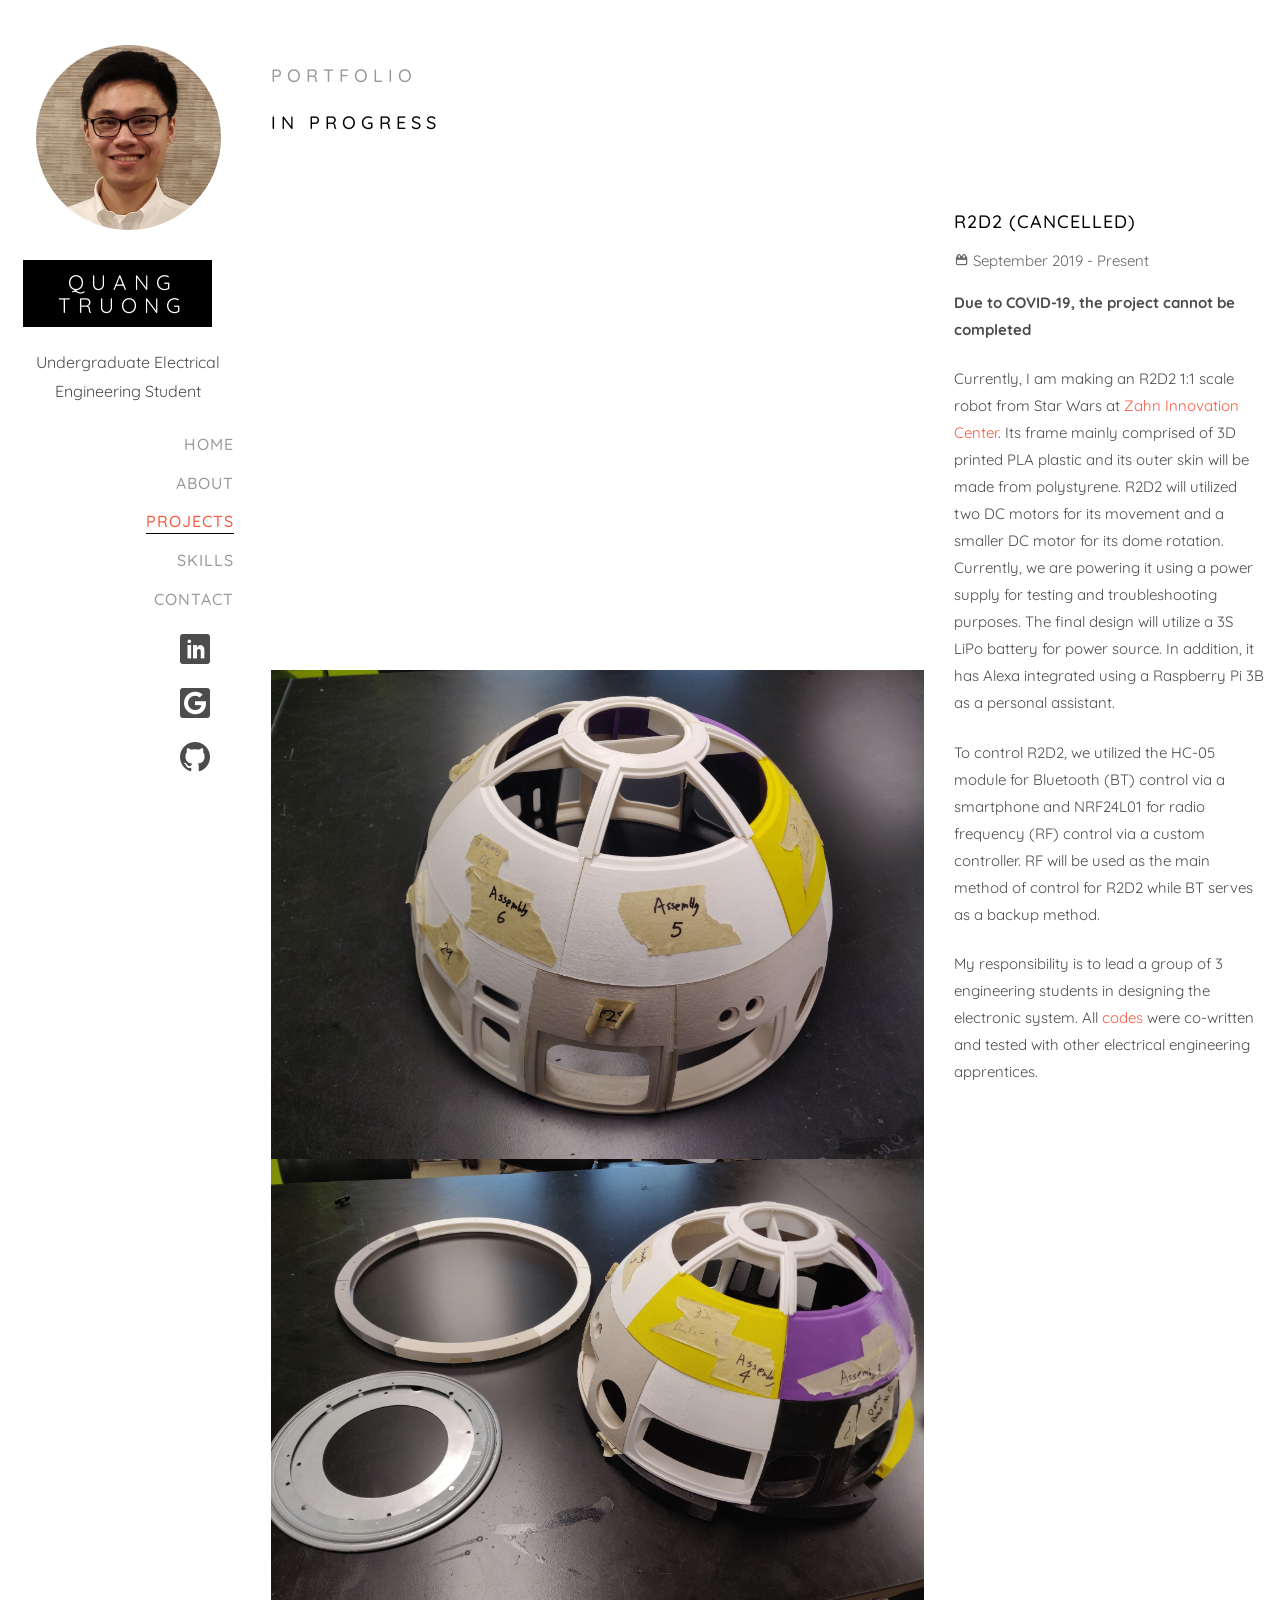
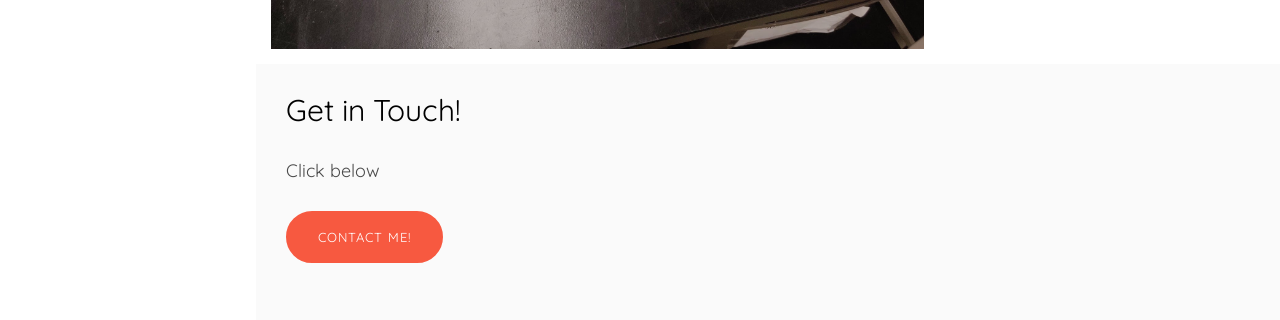
<file: Projects/R2D2.html>
<!DOCTYPE HTML>
<html>
	<head>
	<meta charset="utf-8">
	<meta http-equiv="X-UA-Compatible" content="IE=edge">
	<title>Quang Truong</title>
	<meta name="viewport" content="width=device-width, initial-scale=1">
	<meta name="description" content="" />
	<meta name="keywords" content="" />
	<meta name="author" content="" />

  <!-- Facebook and Twitter integration -->
	<meta property="og:title" content=""/>
	<meta property="og:image" content=""/>
	<meta property="og:url" content=""/>
	<meta property="og:site_name" content=""/>
	<meta property="og:description" content=""/>
	<meta name="twitter:title" content="" />
	<meta name="twitter:image" content="" />
	<meta name="twitter:url" content="" />
	<meta name="twitter:card" content="" />

	<!-- Place favicon.ico and apple-touch-icon.png in the root directory -->
	<link rel="shortcut icon" href="../favicon/favicon.ico">

	<link href="https://fonts.googleapis.com/css?family=Quicksand:300,400,500,700" rel="stylesheet">

	<!-- Animate.css -->
	<link rel="stylesheet" href="../css/animate.css">
	<!-- Icomoon Icon Fonts-->
	<link rel="stylesheet" href="../css/icomoon.css">
	<!-- Bootstrap  -->
	<link rel="stylesheet" href="../css/bootstrap.css">
	<!-- Flexslider  -->
	<link rel="stylesheet" href="../css/flexslider.css">
	<!-- Theme style  -->
	<link rel="stylesheet" href="../css/style.css">

	<!-- Modernizr JS -->
	<script src="../js/modernizr-2.6.2.min.js"></script>
	<!-- FOR IE9 below -->
	<!--[if lt IE 9]>
	<script src="js/respond.min.js"></script>
	<![endif]-->

	</head>
	<body>
	<div id="colorlib-page">
		<a href="#" class="js-colorlib-nav-toggle colorlib-nav-toggle"><i></i></a>
		<aside id="colorlib-aside" role="complementary" class="border js-fullheight">
			<div class="text-center">
				<div class="author-img" style="background-image: url(../favicon/android-icon-192x192.png);"></div>
				<h1 id="colorlib-logo"><a href="https://lquang4321.github.io/">QUANG TRUONG</a></h1>
				<span class="position"><span>Undergraduate Electrical Engineering Student</span>
			</div>
			<nav id="colorlib-main-menu" role="navigation">
				<ul>
					<li><a href="../index.html">Home</a></li>
					<li><a href="../about.html">About</a></li>
					<li class="colorlib-active animate-box" data-animate-effect="fadeInLeft"><a href="../projects.html">Projects</a></li>
					<li><a href="../skills.html">Skills</a></li>

					<li><a href="../contact.html">Contact</a></li>
				</ul>
			</nav>

<!--Old social media layout
			<div class="colorlib-footer">
				<ul>
					<li><a href="https://www.linkedin.com/in/quang-truong/"><i class="icon-linkedin2"></i></a></li>
					<li><a href="mailto:quang.t@zahncenternyc.com"><i class="icon-google2"></i></a></li>
					<li><a href="https://github.com/lquang4321"><i class="icon-github"></i></a></li>
				</ul>
			</div>
-->

			<div class="colorlib-footer">
				<ul>
					<li><span><a href="https://www.linkedin.com/in/quang-truong/"><i class="icon-linkedin2"></i></a>
					    </span>
					    <span><a href="mailto:quang.t@zahncenternyc.com"><i class="icon-google2"></i></a>
					    </span>
					    <span><a href="https://github.com/lquang4321"><i class="icon-github"></i></a>
					    </span>
					</li>
				</ul>
			</div>

		</aside>

		<div id="colorlib-main">

			<div class="colorlib-work">
				<div class="container-fluid">
					<div class="row">
						<div class="col-md-6 col-md-offset-3 col-md-pull-3">
							<span class="heading-meta">Portfolio</span>
							<h2 class="colorlib-heading animate-box" data-animate-effect="fadeInLeft">IN PROGRESS</h2>
						</div>
					</div>
					<div class="row">
						<div class="col-md-8 image-content">
							<iframe width="100%" height="450" src="https://www.youtube.com/embed/JZx9--Tpnqs" frameborder="0" allow="accelerometer; autoplay; encrypted-media; gyroscope; picture-in-picture" allowfullscreen></iframe>
							<img class="img-responsive" src="../images\Project_Images\R2D2\Dome.jpg">
							<img class="img-responsive" src="../images\Project_Images\R2D2\Dome_Bearing.jpg">
						</div>
						<div class="col-md-4 sticky-parent">
							<div id="sticky_item">
								<div class="project-desc">
									<h2>R2D2 (CANCELLED)</h2>
									<span><i class="icon-calender"></i> September 2019 - Present</span>
									<p><b>Due to COVID-19, the project cannot be completed</b></p>
									<p>Currently, I am making an R2D2 1:1 scale robot from Star Wars at <a href="http://www.zahncenternyc.com/">Zahn Innovation Center</a>.
									Its frame mainly comprised of 3D printed PLA plastic and its outer skin will be made from polystyrene. R2D2 will utilized two
									DC motors for its movement and a smaller DC motor for its dome rotation. Currently, we are powering it using a power supply for testing
									and troubleshooting purposes. The final design will utilize a 3S LiPo battery for power source. In addition, it has Alexa integrated using
									a Raspberry Pi 3B as a personal assistant.
									</p>

									<p>To control R2D2, we utilized the HC-05 module for Bluetooth (BT) control via a smartphone and NRF24L01 for radio frequency (RF) control via a custom controller.
									RF will be used as the main method of control for R2D2 while BT serves as a backup method.
									</p>

									<p>
										My responsibility is to lead a group of 3 engineering students in designing the electronic system.
										All <a href="https://github.com/lquang4321/R2D2_Code">codes</a> were co-written and tested with other electrical engineering apprentices.
									</p>

									<!-- Get rid of icons
									<p class="icon">
										<span><a href="#"><i class="icon-share3"></i></a></span>
										<span><a href="#"><i class="icon-eye"></i> 100</a></span>
										<span><a href="#"><i class="icon-heart"></i> 49</a></span>
									</p>
									<p><a href="#" class="btn btn-primary">Live Preview</a> or <a href="#" class="btn-download">Download</a></p>
									-->
								</div>
							</div>
						</div>
					</div>
				</div>
			</div>

			<div id="get-in-touch" class="colorlib-bg-color">
				<div class="colorlib-narrow-content">
					<div class="row">
						<div class="col-md-6 animate-box" data-animate-effect="fadeInLeft">
							<h2>Get in Touch!</h2>
						</div>
					</div>
					<div class="row">
						<div class="col-md-6 col-md-offset-3 col-md-pull-3 animate-box" data-animate-effect="fadeInLeft">
							<p class="colorlib-lead">  Click below</p>
							<p><a href="../contact.html" class="btn btn-primary btn-learn">Contact me!</a></p>
						</div>

					</div>
				</div>
			</div>
		</div>
	</div>

	<!-- jQuery -->
	<script src="../js/jquery.min.js"></script>
	<!-- jQuery Easing -->
	<script src="../js/jquery.easing.1.3.js"></script>
	<!-- Bootstrap -->
	<script src="../js/bootstrap.min.js"></script>
	<!-- Waypoints -->
	<script src="../js/jquery.waypoints.min.js"></script>
	<!-- Flexslider -->
	<script src="../js/jquery.flexslider-min.js"></script>
	<!-- Sticky Kit -->
	<script src="../js/sticky-kit.min.js"></script>


	<!-- MAIN JS -->
	<script src="../js/main.js"></script>

	</body>
</html>
</file>
<file: css/icomoon.css>
@font-face {
  font-family: 'icomoon';
  src:  url('fonts/icomoon.eot?6py85u');
  src:  url('fonts/icomoon.eot?6py85u#iefix') format('embedded-opentype'),
    url('fonts/icomoon.ttf?6py85u') format('truetype'),
    url('fonts/icomoon.woff?6py85u') format('woff'),
    url('fonts/icomoon.svg?6py85u#icomoon') format('svg');
  font-weight: normal;
  font-style: normal;
}

[class^="icon-"], [class*=" icon-"] {
  /* use !important to prevent issues with browser extensions that change fonts */
  font-family: 'icomoon' !important;
  speak: none;
  font-style: normal;
  font-weight: normal;
  font-variant: normal;
  text-transform: none;
  line-height: 1;

  /* Better Font Rendering =========== */
  -webkit-font-smoothing: antialiased;
  -moz-osx-font-smoothing: grayscale;
}

.icon-times:before {
  content: "\e930";
}
.icon-tick:before {
  content: "\e931";
}
.icon-plus:before {
  content: "\e932";
}
.icon-minus:before {
  content: "\e933";
}
.icon-equals:before {
  content: "\e934";
}
.icon-divide:before {
  content: "\e935";
}
.icon-chevron-right:before {
  content: "\e936";
}
.icon-chevron-left:before {
  content: "\e937";
}
.icon-arrow-right-thick:before {
  content: "\e938";
}
.icon-arrow-left-thick:before {
  content: "\e939";
}
.icon-th-small:before {
  content: "\e93a";
}
.icon-th-menu:before {
  content: "\e93b";
}
.icon-th-list:before {
  content: "\e93c";
}
.icon-th-large:before {
  content: "\e93d";
}
.icon-home:before {
  content: "\e93e";
}
.icon-arrow-forward:before {
  content: "\e93f";
}
.icon-arrow-back:before {
  content: "\e940";
}
.icon-rss:before {
  content: "\e941";
}
.icon-location:before {
  content: "\e942";
}
.icon-link:before {
  content: "\e943";
}
.icon-image:before {
  content: "\e944";
}
.icon-arrow-up-thick:before {
  content: "\e945";
}
.icon-arrow-down-thick:before {
  content: "\e946";
}
.icon-starburst:before {
  content: "\e947";
}
.icon-starburst-outline:before {
  content: "\e948";
}
.icon-star3:before {
  content: "\e949";
}
.icon-flow-children:before {
  content: "\e94a";
}
.icon-export:before {
  content: "\e94b";
}
.icon-delete2:before {
  content: "\e94c";
}
.icon-delete-outline:before {
  content: "\e94d";
}
.icon-cloud-storage:before {
  content: "\e94e";
}
.icon-wi-fi:before {
  content: "\e94f";
}
.icon-heart:before {
  content: "\e950";
}
.icon-flash:before {
  content: "\e951";
}
.icon-cancel:before {
  content: "\e952";
}
.icon-backspace:before {
  content: "\e953";
}
.icon-attachment:before {
  content: "\e954";
}
.icon-arrow-move:before {
  content: "\e955";
}
.icon-warning:before {
  content: "\e956";
}
.icon-user:before {
  content: "\e957";
}
.icon-radar:before {
  content: "\e958";
}
.icon-lock-open:before {
  content: "\e959";
}
.icon-lock-closed:before {
  content: "\e95a";
}
.icon-location-arrow:before {
  content: "\e95b";
}
.icon-info:before {
  content: "\e95c";
}
.icon-user-delete:before {
  content: "\e95d";
}
.icon-user-add:before {
  content: "\e95e";
}
.icon-media-pause:before {
  content: "\e95f";
}
.icon-group:before {
  content: "\e960";
}
.icon-chart-pie:before {
  content: "\e961";
}
.icon-chart-line:before {
  content: "\e962";
}
.icon-chart-bar:before {
  content: "\e963";
}
.icon-chart-area:before {
  content: "\e964";
}
.icon-video:before {
  content: "\e965";
}
.icon-point-of-interest:before {
  content: "\e966";
}
.icon-infinity:before {
  content: "\e967";
}
.icon-globe:before {
  content: "\e968";
}
.icon-eye:before {
  content: "\e969";
}
.icon-cog:before {
  content: "\e96a";
}
.icon-camera:before {
  content: "\e96b";
}
.icon-upload:before {
  content: "\e96c";
}
.icon-scissors:before {
  content: "\e96d";
}
.icon-refresh:before {
  content: "\e96e";
}
.icon-pin:before {
  content: "\e96f";
}
.icon-key:before {
  content: "\e970";
}
.icon-info-large:before {
  content: "\e971";
}
.icon-eject:before {
  content: "\e972";
}
.icon-download:before {
  content: "\e973";
}
.icon-zoom:before {
  content: "\e974";
}
.icon-zoom-out:before {
  content: "\e975";
}
.icon-zoom-in:before {
  content: "\e976";
}
.icon-sort-numerically:before {
  content: "\e977";
}
.icon-sort-alphabetically:before {
  content: "\e978";
}
.icon-input-checked:before {
  content: "\e979";
}
.icon-calender:before {
  content: "\e97a";
}
.icon-world2:before {
  content: "\e97b";
}
.icon-notes:before {
  content: "\e97c";
}
.icon-code:before {
  content: "\e97d";
}
.icon-arrow-sync:before {
  content: "\e97e";
}
.icon-arrow-shuffle:before {
  content: "\e97f";
}
.icon-arrow-repeat:before {
  content: "\e980";
}
.icon-arrow-minimise:before {
  content: "\e981";
}
.icon-arrow-maximise:before {
  content: "\e982";
}
.icon-arrow-loop:before {
  content: "\e983";
}
.icon-anchor:before {
  content: "\e984";
}
.icon-spanner:before {
  content: "\e985";
}
.icon-puzzle:before {
  content: "\e986";
}
.icon-power:before {
  content: "\e987";
}
.icon-plane:before {
  content: "\e988";
}
.icon-pi:before {
  content: "\e989";
}
.icon-phone:before {
  content: "\e98a";
}
.icon-microphone2:before {
  content: "\e98b";
}
.icon-media-rewind:before {
  content: "\e98c";
}
.icon-flag:before {
  content: "\e98d";
}
.icon-adjust-brightness:before {
  content: "\e98e";
}
.icon-waves:before {
  content: "\e98f";
}
.icon-social-twitter:before {
  content: "\e990";
}
.icon-social-facebook:before {
  content: "\e991";
}
.icon-social-dribbble:before {
  content: "\e992";
}
.icon-media-stop:before {
  content: "\e993";
}
.icon-media-record:before {
  content: "\e994";
}
.icon-media-play:before {
  content: "\e995";
}
.icon-media-fast-forward:before {
  content: "\e996";
}
.icon-media-eject:before {
  content: "\e997";
}
.icon-social-vimeo:before {
  content: "\e998";
}
.icon-social-tumbler:before {
  content: "\e999";
}
.icon-social-skype:before {
  content: "\e99a";
}
.icon-social-pinterest:before {
  content: "\e99b";
}
.icon-social-linkedin:before {
  content: "\e99c";
}
.icon-social-last-fm:before {
  content: "\e99d";
}
.icon-social-github:before {
  content: "\e99e";
}
.icon-social-flickr:before {
  content: "\e99f";
}
.icon-at:before {
  content: "\e9a0";
}
.icon-times-outline:before {
  content: "\e9a1";
}
.icon-plus-outline:before {
  content: "\e9a2";
}
.icon-minus-outline:before {
  content: "\e9a3";
}
.icon-tick-outline:before {
  content: "\e9a4";
}
.icon-th-large-outline:before {
  content: "\e9a5";
}
.icon-equals-outline:before {
  content: "\e9a6";
}
.icon-divide-outline:before {
  content: "\e9a7";
}
.icon-chevron-right-outline:before {
  content: "\e9a8";
}
.icon-chevron-left-outline:before {
  content: "\e9a9";
}
.icon-arrow-right-outline:before {
  content: "\e9aa";
}
.icon-arrow-left-outline:before {
  content: "\e9ab";
}
.icon-th-small-outline:before {
  content: "\e9ac";
}
.icon-th-menu-outline:before {
  content: "\e9ad";
}
.icon-th-list-outline:before {
  content: "\e9ae";
}
.icon-news2:before {
  content: "\e9b1";
}
.icon-home-outline:before {
  content: "\e9b2";
}
.icon-arrow-up-outline:before {
  content: "\e9b3";
}
.icon-arrow-forward-outline:before {
  content: "\e9b4";
}
.icon-arrow-down-outline:before {
  content: "\e9b5";
}
.icon-arrow-back-outline:before {
  content: "\e9b6";
}
.icon-trash3:before {
  content: "\e9b7";
}
.icon-rss-outline:before {
  content: "\e9b8";
}
.icon-message:before {
  content: "\e9b9";
}
.icon-location-outline:before {
  content: "\e9ba";
}
.icon-link-outline:before {
  content: "\e9bb";
}
.icon-image-outline:before {
  content: "\e9bc";
}
.icon-export-outline:before {
  content: "\e9bd";
}
.icon-cross:before {
  content: "\e9be";
}
.icon-wi-fi-outline:before {
  content: "\e9bf";
}
.icon-star-outline:before {
  content: "\e9c0";
}
.icon-media-pause-outline:before {
  content: "\e9c1";
}
.icon-mail:before {
  content: "\e9c2";
}
.icon-heart-outline:before {
  content: "\e9c3";
}
.icon-flash-outline:before {
  content: "\e9c4";
}
.icon-cancel-outline:before {
  content: "\e9c5";
}
.icon-beaker:before {
  content: "\e9c6";
}
.icon-arrow-move-outline:before {
  content: "\e9c7";
}
.icon-watch2:before {
  content: "\e9c8";
}
.icon-warning-outline:before {
  content: "\e9c9";
}
.icon-time:before {
  content: "\e9ca";
}
.icon-radar-outline:before {
  content: "\e9cb";
}
.icon-lock-open-outline:before {
  content: "\e9cc";
}
.icon-location-arrow-outline:before {
  content: "\e9cd";
}
.icon-info-outline:before {
  content: "\e9ce";
}
.icon-backspace-outline:before {
  content: "\e9cf";
}
.icon-attachment-outline:before {
  content: "\e9d0";
}
.icon-user-outline:before {
  content: "\e9d1";
}
.icon-user-delete-outline:before {
  content: "\e9d2";
}
.icon-user-add-outline:before {
  content: "\e9d3";
}
.icon-lock-closed-outline:before {
  content: "\e9d4";
}
.icon-group-outline:before {
  content: "\e9d5";
}
.icon-chart-pie-outline:before {
  content: "\e9d6";
}
.icon-chart-line-outline:before {
  content: "\e9d7";
}
.icon-chart-bar-outline:before {
  content: "\e9d8";
}
.icon-chart-area-outline:before {
  content: "\e9d9";
}
.icon-video-outline:before {
  content: "\e9da";
}
.icon-point-of-interest-outline:before {
  content: "\e9db";
}
.icon-map:before {
  content: "\e9dc";
}
.icon-key-outline:before {
  content: "\e9dd";
}
.icon-infinity-outline:before {
  content: "\e9de";
}
.icon-globe-outline:before {
  content: "\e9df";
}
.icon-eye-outline:before {
  content: "\e9e0";
}
.icon-cog-outline:before {
  content: "\e9e1";
}
.icon-camera-outline:before {
  content: "\e9e2";
}
.icon-upload-outline:before {
  content: "\e9e3";
}
.icon-support:before {
  content: "\e9e4";
}
.icon-scissors-outline:before {
  content: "\e9e5";
}
.icon-refresh-outline:before {
  content: "\e9e6";
}
.icon-info-large-outline:before {
  content: "\e9e7";
}
.icon-eject-outline:before {
  content: "\e9e8";
}
.icon-download-outline:before {
  content: "\e9e9";
}
.icon-battery-mid:before {
  content: "\e9ea";
}
.icon-battery-low:before {
  content: "\e9eb";
}
.icon-battery-high:before {
  content: "\e9ec";
}
.icon-zoom-outline:before {
  content: "\e9ed";
}
.icon-zoom-out-outline:before {
  content: "\e9ee";
}
.icon-zoom-in-outline:before {
  content: "\e9ef";
}
.icon-tag3:before {
  content: "\e9f0";
}
.icon-tabs-outline:before {
  content: "\e9f1";
}
.icon-pin-outline:before {
  content: "\e9f2";
}
.icon-message-typing:before {
  content: "\e9f3";
}
.icon-directions:before {
  content: "\e9f4";
}
.icon-battery-full:before {
  content: "\e9f5";
}
.icon-battery-charge:before {
  content: "\e9f6";
}
.icon-pipette:before {
  content: "\e9f7";
}
.icon-pencil:before {
  content: "\e9f8";
}
.icon-folder:before {
  content: "\e9f9";
}
.icon-folder-delete:before {
  content: "\e9fa";
}
.icon-folder-add:before {
  content: "\e9fb";
}
.icon-edit:before {
  content: "\e9fc";
}
.icon-document:before {
  content: "\e9fd";
}
.icon-document-delete:before {
  content: "\e9fe";
}
.icon-document-add:before {
  content: "\e9ff";
}
.icon-brush:before {
  content: "\ea00";
}
.icon-thumbs-up:before {
  content: "\ea01";
}
.icon-thumbs-down:before {
  content: "\ea02";
}
.icon-pen:before {
  content: "\ea03";
}
.icon-sort-numerically-outline:before {
  content: "\ea04";
}
.icon-sort-alphabetically-outline:before {
  content: "\ea05";
}
.icon-social-last-fm-circular:before {
  content: "\ea06";
}
.icon-social-github-circular:before {
  content: "\ea07";
}
.icon-compass:before {
  content: "\ea08";
}
.icon-bookmark:before {
  content: "\ea09";
}
.icon-input-checked-outline:before {
  content: "\ea0a";
}
.icon-code-outline:before {
  content: "\ea0b";
}
.icon-calender-outline:before {
  content: "\ea0c";
}
.icon-business-card:before {
  content: "\ea0d";
}
.icon-arrow-up:before {
  content: "\ea0e";
}
.icon-arrow-sync-outline:before {
  content: "\ea0f";
}
.icon-arrow-right:before {
  content: "\ea10";
}
.icon-arrow-repeat-outline:before {
  content: "\ea11";
}
.icon-arrow-loop-outline:before {
  content: "\ea12";
}
.icon-arrow-left:before {
  content: "\ea13";
}
.icon-flow-switch:before {
  content: "\ea14";
}
.icon-flow-parallel:before {
  content: "\ea15";
}
.icon-flow-merge:before {
  content: "\ea16";
}
.icon-document-text:before {
  content: "\ea17";
}
.icon-clipboard:before {
  content: "\ea18";
}
.icon-calculator:before {
  content: "\ea19";
}
.icon-arrow-minimise-outline:before {
  content: "\ea1a";
}
.icon-arrow-maximise-outline:before {
  content: "\ea1b";
}
.icon-arrow-down:before {
  content: "\ea1c";
}
.icon-gift:before {
  content: "\ea1d";
}
.icon-film:before {
  content: "\ea1e";
}
.icon-database:before {
  content: "\ea1f";
}
.icon-bell:before {
  content: "\ea20";
}
.icon-anchor-outline:before {
  content: "\ea21";
}
.icon-adjust-contrast:before {
  content: "\ea22";
}
.icon-world-outline:before {
  content: "\ea23";
}
.icon-shopping-bag:before {
  content: "\ea24";
}
.icon-power-outline:before {
  content: "\ea25";
}
.icon-notes-outline:before {
  content: "\ea26";
}
.icon-device-tablet:before {
  content: "\ea27";
}
.icon-device-phone:before {
  content: "\ea28";
}
.icon-device-laptop:before {
  content: "\ea29";
}
.icon-device-desktop:before {
  content: "\ea2a";
}
.icon-briefcase:before {
  content: "\ea2b";
}
.icon-stopwatch:before {
  content: "\ea2c";
}
.icon-spanner-outline:before {
  content: "\ea2d";
}
.icon-puzzle-outline:before {
  content: "\ea2e";
}
.icon-printer:before {
  content: "\ea2f";
}
.icon-pi-outline:before {
  content: "\ea30";
}
.icon-lightbulb:before {
  content: "\ea31";
}
.icon-flag-outline:before {
  content: "\ea32";
}
.icon-contacts:before {
  content: "\ea33";
}
.icon-archive2:before {
  content: "\ea34";
}
.icon-weather-stormy:before {
  content: "\ea35";
}
.icon-weather-shower:before {
  content: "\ea36";
}
.icon-weather-partly-sunny:before {
  content: "\ea37";
}
.icon-weather-downpour:before {
  content: "\ea38";
}
.icon-weather-cloudy:before {
  content: "\ea39";
}
.icon-plane-outline:before {
  content: "\ea3a";
}
.icon-phone-outline:before {
  content: "\ea3b";
}
.icon-microphone-outline:before {
  content: "\ea3c";
}
.icon-weather-windy:before {
  content: "\ea3d";
}
.icon-weather-windy-cloudy:before {
  content: "\ea3e";
}
.icon-weather-sunny:before {
  content: "\ea3f";
}
.icon-weather-snow:before {
  content: "\ea40";
}
.icon-weather-night:before {
  content: "\ea41";
}
.icon-media-stop-outline:before {
  content: "\ea42";
}
.icon-media-rewind-outline:before {
  content: "\ea43";
}
.icon-media-record-outline:before {
  content: "\ea44";
}
.icon-media-play-outline:before {
  content: "\ea45";
}
.icon-media-fast-forward-outline:before {
  content: "\ea46";
}
.icon-media-eject-outline:before {
  content: "\ea47";
}
.icon-wine:before {
  content: "\ea48";
}
.icon-waves-outline:before {
  content: "\ea49";
}
.icon-ticket:before {
  content: "\ea4a";
}
.icon-tags:before {
  content: "\ea4b";
}
.icon-plug:before {
  content: "\ea4c";
}
.icon-headphones:before {
  content: "\ea4d";
}
.icon-credit-card:before {
  content: "\ea4e";
}
.icon-coffee:before {
  content: "\ea4f";
}
.icon-book:before {
  content: "\ea50";
}
.icon-beer:before {
  content: "\ea51";
}
.icon-volume2:before {
  content: "\ea52";
}
.icon-volume-up:before {
  content: "\ea53";
}
.icon-volume-mute:before {
  content: "\ea54";
}
.icon-volume-down:before {
  content: "\ea55";
}
.icon-social-vimeo-circular:before {
  content: "\ea56";
}
.icon-social-twitter-circular:before {
  content: "\ea57";
}
.icon-social-pinterest-circular:before {
  content: "\ea58";
}
.icon-social-linkedin-circular:before {
  content: "\ea59";
}
.icon-social-facebook-circular:before {
  content: "\ea5a";
}
.icon-social-dribbble-circular:before {
  content: "\ea5b";
}
.icon-tree:before {
  content: "\ea5c";
}
.icon-thermometer2:before {
  content: "\ea5d";
}
.icon-social-tumbler-circular:before {
  content: "\ea5e";
}
.icon-social-skype-outline:before {
  content: "\ea5f";
}
.icon-social-flickr-circular:before {
  content: "\ea60";
}
.icon-social-at-circular:before {
  content: "\ea61";
}
.icon-shopping-cart:before {
  content: "\ea62";
}
.icon-messages:before {
  content: "\ea63";
}
.icon-leaf:before {
  content: "\ea64";
}
.icon-feather:before {
  content: "\ea65";
}
.icon-eye2:before {
  content: "\e064";
}
.icon-paper-clip:before {
  content: "\e065";
}
.icon-mail5:before {
  content: "\e066";
}
.icon-toggle:before {
  content: "\e067";
}
.icon-layout:before {
  content: "\e068";
}
.icon-link2:before {
  content: "\e069";
}
.icon-bell2:before {
  content: "\e06a";
}
.icon-lock3:before {
  content: "\e06b";
}
.icon-unlock:before {
  content: "\e06c";
}
.icon-ribbon2:before {
  content: "\e06d";
}
.icon-image2:before {
  content: "\e06e";
}
.icon-signal:before {
  content: "\e06f";
}
.icon-target3:before {
  content: "\e070";
}
.icon-clipboard3:before {
  content: "\e071";
}
.icon-clock3:before {
  content: "\e072";
}
.icon-watch:before {
  content: "\e073";
}
.icon-air-play:before {
  content: "\e074";
}
.icon-camera3:before {
  content: "\e075";
}
.icon-video2:before {
  content: "\e076";
}
.icon-disc:before {
  content: "\e077";
}
.icon-printer3:before {
  content: "\e078";
}
.icon-monitor:before {
  content: "\e079";
}
.icon-server:before {
  content: "\e07a";
}
.icon-cog2:before {
  content: "\e07b";
}
.icon-heart3:before {
  content: "\e07c";
}
.icon-paragraph:before {
  content: "\e07d";
}
.icon-align-justify:before {
  content: "\e07e";
}
.icon-align-left:before {
  content: "\e07f";
}
.icon-align-center:before {
  content: "\e080";
}
.icon-align-right:before {
  content: "\e081";
}
.icon-book2:before {
  content: "\e082";
}
.icon-layers2:before {
  content: "\e083";
}
.icon-stack2:before {
  content: "\e084";
}
.icon-stack-2:before {
  content: "\e085";
}
.icon-paper:before {
  content: "\e086";
}
.icon-paper-stack:before {
  content: "\e087";
}
.icon-search3:before {
  content: "\e088";
}
.icon-zoom-in2:before {
  content: "\e089";
}
.icon-zoom-out2:before {
  content: "\e08a";
}
.icon-reply2:before {
  content: "\e08b";
}
.icon-circle-plus:before {
  content: "\e08c";
}
.icon-circle-minus:before {
  content: "\e08d";
}
.icon-circle-check:before {
  content: "\e08e";
}
.icon-circle-cross:before {
  content: "\e08f";
}
.icon-square-plus:before {
  content: "\e090";
}
.icon-square-minus:before {
  content: "\e091";
}
.icon-square-check:before {
  content: "\e092";
}
.icon-square-cross:before {
  content: "\e093";
}
.icon-microphone:before {
  content: "\e094";
}
.icon-record:before {
  content: "\e095";
}
.icon-skip-back:before {
  content: "\e096";
}
.icon-rewind:before {
  content: "\e097";
}
.icon-play4:before {
  content: "\e098";
}
.icon-pause3:before {
  content: "\e099";
}
.icon-stop3:before {
  content: "\e09a";
}
.icon-fast-forward:before {
  content: "\e09b";
}
.icon-skip-forward:before {
  content: "\e09c";
}
.icon-shuffle2:before {
  content: "\e09d";
}
.icon-repeat:before {
  content: "\e09e";
}
.icon-folder2:before {
  content: "\e09f";
}
.icon-umbrella:before {
  content: "\e0a0";
}
.icon-moon:before {
  content: "\e0a1";
}
.icon-thermometer:before {
  content: "\e0a2";
}
.icon-drop:before {
  content: "\e0a3";
}
.icon-sun2:before {
  content: "\e0a4";
}
.icon-cloud3:before {
  content: "\e0a5";
}
.icon-cloud-upload2:before {
  content: "\e0a6";
}
.icon-cloud-download2:before {
  content: "\e0a7";
}
.icon-upload4:before {
  content: "\e0a8";
}
.icon-download4:before {
  content: "\e0a9";
}
.icon-location3:before {
  content: "\e0aa";
}
.icon-location-2:before {
  content: "\e0ab";
}
.icon-map3:before {
  content: "\e0ac";
}
.icon-battery:before {
  content: "\e0ad";
}
.icon-head:before {
  content: "\e0ae";
}
.icon-briefcase3:before {
  content: "\e0af";
}
.icon-speech-bubble:before {
  content: "\e0b0";
}
.icon-anchor2:before {
  content: "\e0b1";
}
.icon-globe2:before {
  content: "\e0b2";
}
.icon-box:before {
  content: "\e0b3";
}
.icon-reload:before {
  content: "\e0b4";
}
.icon-share3:before {
  content: "\e0b5";
}
.icon-marquee:before {
  content: "\e0b6";
}
.icon-marquee-plus:before {
  content: "\e0b7";
}
.icon-marquee-minus:before {
  content: "\e0b8";
}
.icon-tag:before {
  content: "\e0b9";
}
.icon-power2:before {
  content: "\e0ba";
}
.icon-command2:before {
  content: "\e0bb";
}
.icon-alt:before {
  content: "\e0bc";
}
.icon-esc:before {
  content: "\e0bd";
}
.icon-bar-graph:before {
  content: "\e0be";
}
.icon-bar-graph-2:before {
  content: "\e0bf";
}
.icon-pie-graph:before {
  content: "\e0c0";
}
.icon-star:before {
  content: "\e0c1";
}
.icon-arrow-left3:before {
  content: "\e0c2";
}
.icon-arrow-right3:before {
  content: "\e0c3";
}
.icon-arrow-up3:before {
  content: "\e0c4";
}
.icon-arrow-down3:before {
  content: "\e0c5";
}
.icon-volume:before {
  content: "\e0c6";
}
.icon-mute:before {
  content: "\e0c7";
}
.icon-content-right:before {
  content: "\e100";
}
.icon-content-left:before {
  content: "\e101";
}
.icon-grid2:before {
  content: "\e102";
}
.icon-grid-2:before {
  content: "\e103";
}
.icon-columns:before {
  content: "\e104";
}
.icon-loader:before {
  content: "\e105";
}
.icon-bag:before {
  content: "\e106";
}
.icon-ban:before {
  content: "\e107";
}
.icon-flag3:before {
  content: "\e108";
}
.icon-trash:before {
  content: "\e109";
}
.icon-expand2:before {
  content: "\e110";
}
.icon-contract:before {
  content: "\e111";
}
.icon-maximize:before {
  content: "\e112";
}
.icon-minimize:before {
  content: "\e113";
}
.icon-plus2:before {
  content: "\e114";
}
.icon-minus2:before {
  content: "\e115";
}
.icon-check:before {
  content: "\e116";
}
.icon-cross2:before {
  content: "\e117";
}
.icon-move:before {
  content: "\e118";
}
.icon-delete:before {
  content: "\e119";
}
.icon-menu5:before {
  content: "\e120";
}
.icon-archive:before {
  content: "\e121";
}
.icon-inbox:before {
  content: "\e122";
}
.icon-outbox:before {
  content: "\e123";
}
.icon-file:before {
  content: "\e124";
}
.icon-file-add:before {
  content: "\e125";
}
.icon-file-subtract:before {
  content: "\e126";
}
.icon-help:before {
  content: "\e127";
}
.icon-open:before {
  content: "\e128";
}
.icon-ellipsis:before {
  content: "\e129";
}
.icon-heart4:before {
  content: "\e900";
}
.icon-cloud4:before {
  content: "\e901";
}
.icon-star2:before {
  content: "\e902";
}
.icon-tv2:before {
  content: "\e903";
}
.icon-sound:before {
  content: "\e904";
}
.icon-video3:before {
  content: "\e905";
}
.icon-trash2:before {
  content: "\e906";
}
.icon-user2:before {
  content: "\e907";
}
.icon-key3:before {
  content: "\e908";
}
.icon-search4:before {
  content: "\e909";
}
.icon-settings:before {
  content: "\e90a";
}
.icon-camera4:before {
  content: "\e90b";
}
.icon-tag2:before {
  content: "\e90c";
}
.icon-lock4:before {
  content: "\e90d";
}
.icon-bulb:before {
  content: "\e90e";
}
.icon-pen2:before {
  content: "\e90f";
}
.icon-diamond:before {
  content: "\e910";
}
.icon-display2:before {
  content: "\e911";
}
.icon-location4:before {
  content: "\e912";
}
.icon-eye3:before {
  content: "\e913";
}
.icon-bubble3:before {
  content: "\e914";
}
.icon-stack3:before {
  content: "\e915";
}
.icon-cup:before {
  content: "\e916";
}
.icon-phone3:before {
  content: "\e917";
}
.icon-news:before {
  content: "\e918";
}
.icon-mail6:before {
  content: "\e919";
}
.icon-like:before {
  content: "\e91a";
}
.icon-photo:before {
  content: "\e91b";
}
.icon-note:before {
  content: "\e91c";
}
.icon-clock4:before {
  content: "\e91d";
}
.icon-paperplane:before {
  content: "\e91e";
}
.icon-params:before {
  content: "\e91f";
}
.icon-banknote:before {
  content: "\e920";
}
.icon-data:before {
  content: "\e921";
}
.icon-music2:before {
  content: "\e922";
}
.icon-megaphone2:before {
  content: "\e923";
}
.icon-study:before {
  content: "\e924";
}
.icon-lab2:before {
  content: "\e925";
}
.icon-food:before {
  content: "\e926";
}
.icon-t-shirt:before {
  content: "\e927";
}
.icon-fire2:before {
  content: "\e928";
}
.icon-clip:before {
  content: "\e929";
}
.icon-shop:before {
  content: "\e92a";
}
.icon-calendar3:before {
  content: "\e92b";
}
.icon-wallet2:before {
  content: "\e92c";
}
.icon-vynil:before {
  content: "\e92d";
}
.icon-truck2:before {
  content: "\e92e";
}
.icon-world:before {
  content: "\e92f";
}
.icon-spinner6:before {
  content: "\e9af";
}
.icon-spinner7:before {
  content: "\e9b0";
}
.icon-amazon:before {
  content: "\eab7";
}
.icon-google:before {
  content: "\eab8";
}
.icon-google2:before {
  content: "\eab9";
}
.icon-google3:before {
  content: "\eaba";
}
.icon-google-plus:before {
  content: "\eabb";
}
.icon-google-plus2:before {
  content: "\eabc";
}
.icon-google-plus3:before {
  content: "\eabd";
}
.icon-hangouts:before {
  content: "\eabe";
}
.icon-google-drive:before {
  content: "\eabf";
}
.icon-facebook2:before {
  content: "\eac0";
}
.icon-facebook22:before {
  content: "\eac1";
}
.icon-instagram:before {
  content: "\eac2";
}
.icon-whatsapp:before {
  content: "\eac3";
}
.icon-spotify:before {
  content: "\eac4";
}
.icon-telegram:before {
  content: "\eac5";
}
.icon-twitter2:before {
  content: "\eac6";
}
.icon-vine:before {
  content: "\eac7";
}
.icon-vk:before {
  content: "\eac8";
}
.icon-renren:before {
  content: "\eac9";
}
.icon-sina-weibo:before {
  content: "\eaca";
}
.icon-rss2:before {
  content: "\eacb";
}
.icon-rss22:before {
  content: "\eacc";
}
.icon-youtube:before {
  content: "\eacd";
}
.icon-youtube2:before {
  content: "\eace";
}
.icon-twitch:before {
  content: "\eacf";
}
.icon-vimeo:before {
  content: "\ead0";
}
.icon-vimeo2:before {
  content: "\ead1";
}
.icon-lanyrd:before {
  content: "\ead2";
}
.icon-flickr:before {
  content: "\ead3";
}
.icon-flickr2:before {
  content: "\ead4";
}
.icon-flickr3:before {
  content: "\ead5";
}
.icon-flickr4:before {
  content: "\ead6";
}
.icon-dribbble2:before {
  content: "\ead7";
}
.icon-behance:before {
  content: "\ead8";
}
.icon-behance2:before {
  content: "\ead9";
}
.icon-deviantart:before {
  content: "\eada";
}
.icon-500px:before {
  content: "\eadb";
}
.icon-steam:before {
  content: "\eadc";
}
.icon-steam2:before {
  content: "\eadd";
}
.icon-dropbox:before {
  content: "\eade";
}
.icon-onedrive:before {
  content: "\eadf";
}
.icon-github:before {
  content: "\eae0";
}
.icon-npm:before {
  content: "\eae1";
}
.icon-basecamp:before {
  content: "\eae2";
}
.icon-trello:before {
  content: "\eae3";
}
.icon-wordpress:before {
  content: "\eae4";
}
.icon-joomla:before {
  content: "\eae5";
}
.icon-ello:before {
  content: "\eae6";
}
.icon-blogger:before {
  content: "\eae7";
}
.icon-blogger2:before {
  content: "\eae8";
}
.icon-tumblr2:before {
  content: "\eae9";
}
.icon-tumblr22:before {
  content: "\eaea";
}
.icon-yahoo:before {
  content: "\eaeb";
}
.icon-yahoo2:before {
  content: "\eaec";
}
.icon-tux:before {
  content: "\eaed";
}
.icon-appleinc:before {
  content: "\eaee";
}
.icon-finder:before {
  content: "\eaef";
}
.icon-android:before {
  content: "\eaf0";
}
.icon-windows:before {
  content: "\eaf1";
}
.icon-windows8:before {
  content: "\eaf2";
}
.icon-soundcloud:before {
  content: "\eaf3";
}
.icon-soundcloud2:before {
  content: "\eaf4";
}
.icon-skype:before {
  content: "\eaf5";
}
.icon-reddit:before {
  content: "\eaf6";
}
.icon-hackernews:before {
  content: "\eaf7";
}
.icon-wikipedia:before {
  content: "\eaf8";
}
.icon-linkedin2:before {
  content: "\eaf9";
}
.icon-linkedin22:before {
  content: "\eafa";
}
.icon-lastfm:before {
  content: "\eafb";
}
.icon-lastfm2:before {
  content: "\eafc";
}
.icon-delicious:before {
  content: "\eafd";
}
.icon-stumbleupon:before {
  content: "\eafe";
}
.icon-stumbleupon2:before {
  content: "\eaff";
}
.icon-stackoverflow:before {
  content: "\eb00";
}
.icon-pinterest:before {
  content: "\eb01";
}
.icon-pinterest2:before {
  content: "\eb02";
}
.icon-xing:before {
  content: "\eb03";
}
.icon-xing2:before {
  content: "\eb04";
}
.icon-flattr:before {
  content: "\eb05";
}
.icon-foursquare:before {
  content: "\eb06";
}
.icon-yelp:before {
  content: "\eb07";
}
.icon-paypal:before {
  content: "\eb08";
}
.icon-chrome:before {
  content: "\eb09";
}
.icon-firefox:before {
  content: "\eb0a";
}
.icon-IE:before {
  content: "\eb0b";
}
.icon-edge:before {
  content: "\eb0c";
}
.icon-safari:before {
  content: "\eb0d";
}
.icon-opera:before {
  content: "\eb0e";
}
.icon-file-pdf:before {
  content: "\eb0f";
}
.icon-file-openoffice:before {
  content: "\eb10";
}
.icon-file-word:before {
  content: "\eb11";
}
.icon-file-excel:before {
  content: "\eb12";
}
.icon-libreoffice:before {
  content: "\eb13";
}
.icon-html-five:before {
  content: "\eb14";
}
.icon-html-five2:before {
  content: "\eb15";
}
.icon-css3:before {
  content: "\eb16";
}
.icon-git:before {
  content: "\eb17";
}
.icon-codepen:before {
  content: "\eb18";
}
.icon-svg:before {
  content: "\eb19";
}
.icon-IcoMoon:before {
  content: "\eb1a";
}
</file>
<file: css/style.css>
@font-face {
  font-family: 'icomoon';
  src: url("../fonts/icomoon/icomoon.eot?srf3rx");
  src: url("../fonts/icomoon/icomoon.eot?srf3rx#iefix") format("embedded-opentype"), url("../fonts/icomoon/icomoon.ttf?srf3rx") format("truetype"), url("../fonts/icomoon/icomoon.woff?srf3rx") format("woff"), url("../fonts/icomoon/icomoon.svg?srf3rx#icomoon") format("svg");
  font-weight: normal;
  font-style: normal; }

/* =======================================================
*
* 	Template Style
*	Edit this section
*
* ======================================================= */
body {
  font-family: "Quicksand", Arial, sans-serif;
  font-weight: 400;
  font-size: 15px;
  line-height: 1.8;
  color: rgba(0, 0, 0, 0.7); }
  @media screen and (max-width: 992px) {
    body {
      font-size: 16px; } }

a {
  color: #F75940;
  -webkit-transition: 0.5s;
  -o-transition: 0.5s;
  transition: 0.5s; }
  a:hover, a:active, a:focus {
    color: #F75940;
    outline: none;
    text-decoration: none !important; }

p {
  margin-bottom: 1.5em; }

h1, h2, h3, h4, h5, h6 {
  color: #000;
  font-family: "Quicksand", Arial, sans-serif;
  font-weight: 400;
  margin: 0 0 30px 0; }

figure {
  margin-bottom: 2.5em;
  float: left;
  width: 100%; }
  figure figcaption {
    font-size: 16px;
    width: 80%;
    margin: 20px auto 0px auto;
    color: #b3b3b3;
    font-style: italic;
    font-family: "Quicksand", Arial, sans-serif; }
    @media screen and (max-width: 480px) {
      figure figcaption {
        width: 100%; } }

::-webkit-selection {
  color: #fff;
  background: #F75940; }

::-moz-selection {
  color: #fff;
  background: #F75940; }

::selection {
  color: #fff;
  background: #F75940; }

#colorlib-page {
  width: 100%;
  overflow: hidden;
  position: relative; }

#colorlib-aside {
  padding-top: 3em;
  padding-bottom: 40px;
  padding-left: 1.5em;
  padding-right: 1.5em;
  width: 20%;
  position: fixed;
  bottom: 0;
  top: 0;
  left: 0;
  overflow-y: scroll;
  z-index: 1001;
  background: #fff;
  -webkit-transition: 0.5s;
  -o-transition: 0.5s;
  transition: 0.5s; }
  @media screen and (max-width: 1200px) {
    #colorlib-aside {
      width: 30%; } }
  @media screen and (max-width: 768px) {
    #colorlib-aside {
      width: 270px;
      -moz-transform: translateX(-270px);
      -webkit-transform: translateX(-270px);
      -ms-transform: translateX(-270px);
      -o-transform: translateX(-270px);
      transform: translateX(-270px);
      padding-top: 4em; } }

	/* This section is taken from https://github.com/chuacon/chuacon.github.io 	*/

  #colorlib-aside .author-img {
    width: 185px;
    height: 185px;
    margin: auto auto;
    margin-bottom: 30px;
    -webkit-border-radius: 50%;
    -moz-border-radius: 50%;
    -ms-border-radius: 50%;
    border-radius: 50%; }
  #colorlib-aside .position {
    display: block;
    margin-bottom: 1.5em;
    font-size: 16px;
	}
	/* This section is taken from https://github.com/chuacon/chuacon.github.io 	*/

  #colorlib-aside #colorlib-logo {
    text-align: center;
    font-weight: 400;
    font-size: 21px;
    text-transform: uppercase;
    margin-bottom: 1em;
    display: block;
    width: 90%; }
    @media screen and (max-width: 768px) {
      #colorlib-aside #colorlib-logo {
        margin-bottom: 1em; } }
    #colorlib-aside #colorlib-logo a {
      display: inline-block;
      text-align: center;
      background: #000;
      padding: .5em .8em;
      color: #fff;
      letter-spacing: 7px;
      padding-right: .3em; }
      #colorlib-aside #colorlib-logo a span {
        display: block;
        margin-bottom: 5px;
        text-align: center; }
  #colorlib-aside #colorlib-main-menu ul {
    text-align: right;
    margin: 0;
    padding: 0; }
    @media screen and (max-width: 768px) {
      #colorlib-aside #colorlib-main-menu ul {
        margin: 0 0 2em 0; } }
    #colorlib-aside #colorlib-main-menu ul li {
      margin: 0 0 10px 0;
      padding: 0;
      list-style: none;
      font-size: 16px;
      font-weight: 500;
      text-transform: uppercase;
      letter-spacing: 1px; }
      #colorlib-aside #colorlib-main-menu ul li a {
        color: rgba(0, 0, 0, 0.4);
        text-decoration: none;
        position: relative;
        padding: 10px 0;
        font-family: "Quicksand", Arial, sans-serif;
        -webkit-transition: 0.3s;
        -o-transition: 0.3s;
        transition: 0.3s; }
        #colorlib-aside #colorlib-main-menu ul li a:after {
          content: "";
          position: absolute;
          height: 1px;
          bottom: 7px;
          left: 0;
          right: 0;
          background-color: #000;
          visibility: hidden;
          -webkit-transform: scaleX(0);
          -moz-transform: scaleX(0);
          -ms-transform: scaleX(0);
          -o-transform: scaleX(0);
          transform: scaleX(0);
          -webkit-transition: all 0.3s cubic-bezier(0.175, 0.885, 0.32, 1.275);
          -moz-transition: all 0.3s cubic-bezier(0.175, 0.885, 0.32, 1.275);
          -ms-transition: all 0.3s cubic-bezier(0.175, 0.885, 0.32, 1.275);
          -o-transition: all 0.3s cubic-bezier(0.175, 0.885, 0.32, 1.275);
          transition: all 0.3s cubic-bezier(0.175, 0.885, 0.32, 1.275); }
        #colorlib-aside #colorlib-main-menu ul li a:hover {
          text-decoration: none;
          color: black; }
          #colorlib-aside #colorlib-main-menu ul li a:hover:after {
            visibility: visible;
            -webkit-transform: scaleX(1);
            -moz-transform: scaleX(1);
            -ms-transform: scaleX(1);
            -o-transform: scaleX(1);
            transform: scaleX(1); }
      #colorlib-aside #colorlib-main-menu ul li.colorlib-active a {
        color: #F75940; }
        #colorlib-aside #colorlib-main-menu ul li.colorlib-active a:after {
          visibility: visible;
          -webkit-transform: scaleX(1);
          -moz-transform: scaleX(1);
          -ms-transform: scaleX(1);
          -o-transform: scaleX(1);
          transform: scaleX(1); }
  #colorlib-aside .colorlib-footer {
    position: bottom;
    bottom: 0.5em;
    right: 0.5em;
    left: 0.5em;
    font-size: 30px;
    text-align: right;
    font-weight: 400;
    color: rgba(0, 0, 0, 0.6);
    padding: 0 20px; }
    @media screen and (max-width: 768px) {
      #colorlib-aside .colorlib-footer {
        position: relative;
        bottom: 0; } }
    #colorlib-aside .colorlib-footer span {
      display: block; }
    #colorlib-aside .colorlib-footer ul {
      padding: 0;
      margin: 0; }
      #colorlib-aside .colorlib-footer ul li {
        padding: 0;
        margin: 0;
        display: inline;
        list-style: none; }
        #colorlib-aside .colorlib-footer ul li a {
          color: rgba(0, 0, 0, 0.7);
          padding: 4px; }
          #colorlib-aside .colorlib-footer ul li a:hover, #colorlib-aside .colorlib-footer ul li a:active, #colorlib-aside .colorlib-footer ul li a:focus {
            text-decoration: none;
            outline: none;
            color: #F75940; }

#colorlib-main {
  width: 80%;
  float: right;
  -webkit-transition: 0.5s;
  -o-transition: 0.5s;
  transition: 0.5s; }
  @media screen and (max-width: 1200px) {
    #colorlib-main {
      width: 70%;}}
  @media screen and (max-width: 768px) {
    #colorlib-main {
      width: 100%; } }

#colorlib-hero {
  min-height: 500px;
  background: #fff url(../images/loader.gif) no-repeat center center;
  width: 100%;
  float: left;
  margin-bottom: 0;
  clear: both; }
  #colorlib-hero .btn {
    font-size: 24px; }
    #colorlib-hero .btn.btn-primary {
      padding: 14px 30px !important; }
  #colorlib-hero .flexslider {
    border: none;
    z-index: 1;
    margin-bottom: 0; }
    #colorlib-hero .flexslider .slides {
      position: relative;
      overflow: hidden; }
      #colorlib-hero .flexslider .slides li {
        background-repeat: no-repeat;
        background-size: cover;
        background-position: center center;
        min-height: 400px;
        position: relative; }
    #colorlib-hero .flexslider .flex-control-nav {
      bottom: 20px;
      z-index: 1000;
      right: 20px;
      float: right;
      width: auto; }
      #colorlib-hero .flexslider .flex-control-nav li {
        display: block;
        margin-bottom: 10px; }
        #colorlib-hero .flexslider .flex-control-nav li a {
          background: rgba(255, 255, 255, 0.4);
          -webkit-box-shadow: none;
          box-shadow: none;
          width: 24px;
          height: 24px;
          cursor: pointer; }
          #colorlib-hero .flexslider .flex-control-nav li a.flex-active {
            cursor: pointer;
            background: transparent;
            border: 2px solid #F75940; }
    #colorlib-hero .flexslider .flex-direction-nav {
      display: none; }
    #colorlib-hero .flexslider .slider-text {
      display: table;
      opacity: 0;
      min-height: 500px;
      z-index: 9; }
      #colorlib-hero .flexslider .slider-text > .slider-text-inner {
        display: table-cell;
        vertical-align: middle;
        min-height: 700px;
        padding: 2em;
        position: relative; }
        #colorlib-hero .flexslider .slider-text > .slider-text-inner .desc {
          position: absolute;
          bottom: 15px;
          left: 0;
          padding: 30px;
          background: rgba(255, 255, 255, 0.75); }
        @media screen and (max-width: 768px) {
          #colorlib-hero .flexslider .slider-text > .slider-text-inner {
            text-align: center; } }
        #colorlib-hero .flexslider .slider-text > .slider-text-inner h1, #colorlib-hero .flexslider .slider-text > .slider-text-inner h2 {
          margin: 0;
          padding: 0;
          color: black;
          font-family: "Quicksand", Arial, sans-serif; }
        #colorlib-hero .flexslider .slider-text > .slider-text-inner h1 {
          margin-bottom: 20px;
          font-size: 44px;
          line-height: 1.3;
          font-weight: 300; }
          @media screen and (max-width: 768px) {
            #colorlib-hero .flexslider .slider-text > .slider-text-inner h1 {
              font-size: 28px; } }
        #colorlib-hero .flexslider .slider-text > .slider-text-inner h2 {
          font-size: 18px;
          line-height: 1.5;
          margin-bottom: 30px;
          font-weight: 300;
          font-family: "Quicksand", Arial, sans-serif; }
          #colorlib-hero .flexslider .slider-text > .slider-text-inner h2 a {
            color: rgba(247, 89, 64, 0.8);
            border-bottom: 1px solid rgba(247, 89, 64, 0.7); }
        #colorlib-hero .flexslider .slider-text > .slider-text-inner .heading-section {
          font-size: 50px; }
          @media screen and (max-width: 768px) {
            #colorlib-hero .flexslider .slider-text > .slider-text-inner .heading-section {
              font-size: 30px; } }
        #colorlib-hero .flexslider .slider-text > .slider-text-inner s
.colorlib-lead {
          font-size: 20px;
          color: #fff; }
        #colorlib-hero .flexslider .slider-text > .slider-text-inner p {
          margin-bottom: 0; }
        #colorlib-hero .flexslider .slider-text > .slider-text-inner .btn {
          font-size: 12px;
          text-transform: uppercase;
          letter-spacing: 2px;
          color: #000;
          padding: 10px 15px !important;
          border: none;
          font-weight: 400; }
          #colorlib-hero .flexslider .slider-text > .slider-text-inner .btn.btn-learn {
            background: transparent;
            color: #000;
            border: 1px solid #000; }
            #colorlib-hero .flexslider .slider-text > .slider-text-inner .btn.btn-learn:hover {
              background: transparent !important;
              border: 1px solid #000 !important; }
          @media screen and (max-width: 768px) {
            #colorlib-hero .flexslider .slider-text > .slider-text-inner .btn {
              width: 100%; } }

body.offcanvas {
  overflow-x: hidden; }
  body.offcanvas #colorlib-aside {
    -moz-transform: translateX(0);
    -webkit-transform: translateX(0);
    -ms-transform: translateX(0);
    -o-transform: translateX(0);
    transform: translateX(0);
    width: 270px;
    background: #fff;
    z-index: 999;
    position: fixed; }
  body.offcanvas #colorlib-main, body.offcanvas .colorlib-nav-toggle {
    top: 0;
    -moz-transform: translateX(270px);
    -webkit-transform: translateX(270px);
    -ms-transform: translateX(270px);
    -o-transform: translateX(270px);
    transform: translateX(270px); }

.colorlib-blog,
.colorlib-work,
.colorlib-about,
.colorlib-services,
.colorlib-contact {
  padding-top: 4em;
  padding-bottom: 1em;
  clear: both;
  width: 100%;
  display: block; }
  @media screen and (max-width: 768px) {
    .colorlib-blog,
    .colorlib-work,
    .colorlib-about,
    .colorlib-services,
    .colorlib-contact {
      padding-top: 5em;
      padding-bottom: 8em; } }

.about-img,
.about-img-2 {
  background-size: cover;
  background-position: center center;
  background-repeat: no-repeat;
  position: relative; }

.colorlib-heading {
  font-size: 18px;
  margin-bottom: 4em;
  font-weight: 500;
  text-transform: uppercase;
  letter-spacing: 5px;
  line-height: 1.8; }
  .colorlib-heading span {
    display: block; }
  @media screen and (max-width: 768px) {
    .colorlib-heading {
      margin-bottom: 1em; } }

.heading-meta {
  margin-bottom: 15px;
  display: block;
  font-size: 18px;
  text-transform: uppercase;
  color: #999999;
  font-weight: 500;
  letter-spacing: 5px; }

.about-img {
  width: 75%;
  height: 550px; }
  .about-img .about-img-2 {
    width: 100% !important;
    height: 390px;
    position: absolute;
    top: 80px;
    right: -100px;
    width: 80%;
    -webkit-box-shadow: 0px 35px 78px -23px rgba(0, 0, 0, 0.33);
    -moz-box-shadow: 0px 35px 78px -23px rgba(0, 0, 0, 0.33);
    box-shadow: 0px 35px 78px -23px rgba(0, 0, 0, 0.33); }

.about-desc h3 {
  font-size: 16px;
  text-transform: uppercase;
  letter-spacing: 5px;
  font-weight: 500; }

.fancy-collapse-panel .panel-default > .panel-heading {
  padding: 0; }

.panel-heading a {
  padding: 15px 25px;
  display: block;
  width: 100%;
  font-weight: 400;
  font-size: 14px;
  letter-spacing: 1px;
  text-transform: uppercase;
  background-color: #000;
  color: #fff;
  position: relative;
  -webkit-box-shadow: none !important;
  -moz-box-shadow: none !important;
  -ms-box-shadow: none !important;
  -o-box-shadow: none !important;
  box-shadow: none !important; }

.panel {
  -webkit-box-shadow: none !important;
  -moz-box-shadow: none !important;
  -ms-box-shadow: none !important;
  -o-box-shadow: none !important;
  box-shadow: none !important;
  border: none; }

.panel-heading a:after {
  font-family: "icomoon";
  content: "\ea0e";
  position: absolute;
  right: 20px;
  font-size: 20px;
  font-weight: 400;
  top: 50%;
  line-height: 1;
  margin-top: -10px; }

.panel-heading a.collapsed:after {
  content: "\ea1c"; }

.panel-heading a.collapsed {
  background: #fafafa;
  border: 1px solid #e6e6e6 !important;
  color: #333333; }

.panel-body {
  padding: 1.5em;
  margin-top: 5px;
  border: 1px solid #e6e6e6 !important; }

.blog-entry {
  width: 100%;
  float: left;
  background: #fff;
  margin-bottom: 3em; }
  @media screen and (max-width: 768px) {
    .blog-entry {
      margin-bottom: 3em; } }
  .blog-entry .blog-img {
    width: 100%;
    float: left;
    overflow: hidden;
    position: relative;
    z-index: 1;
    margin-bottom: 25px; }
    .blog-entry .blog-img img {
      position: relative;
      max-width: 100%;
      -webkit-transform: scale(1);
      -moz-transform: scale(1);
      -ms-transform: scale(1);
      -o-transform: scale(1);
      transform: scale(1);
      -webkit-transition: 0.3s;
      -o-transition: 0.3s;
      transition: 0.3s; }
  .blog-entry .desc h3 {
    font-size: 16px;
    margin-bottom: 25px;
    line-height: auto;
    font-weight: 500;
    text-transform: uppercase;
    letter-spacing: 1px; }
    .blog-entry .desc h3 a {
      color: #000;
      text-decoration: none; }
  .blog-entry .desc span {
    display: block;
    margin-bottom: 20px;
    font-size: 14px;
    color: rgba(0, 0, 0, 0.5) !important; }
    .blog-entry .desc span small i {
      color: #999999; }
  .blog-entry .desc .lead {
    font-size: 12px;
    text-transform: uppercase;
    letter-spacing: 2px;
    color: #000; }
  .blog-entry:hover .blog-img img {
    -webkit-transform: scale(1.1);
    -moz-transform: scale(1.1);
    -ms-transform: scale(1.1);
    -o-transform: scale(1.1);
    transform: scale(1.1); }

.overlap {
  margin-top: 5em;
  background: #fff;
  padding: 30px; }
  @media screen and (max-width: 768px) {
    .overlap {
      margin-top: 2em; } }


.project {
  background-size: cover;
  background-position: center center;
  background-repeat: no-repeat;
  position: relative;
  height: 450px;
  width: 100%;
  display: block;
  margin-bottom: 30px; }
  .project .desc {
    position: absolute;
    top: 0;
    bottom: 0;
    left: 0;
    width: 100%;
    right: 0;
    background: rgba(0, 0, 0, 0.7);
    opacity: 0;
    -webkit-transition: 0.3s;
    -o-transition: 0.3s;
    transition: 0.3s; }
    .project .desc .con {
      padding: 20px;
      display: block;
      position: relative;
      height: 450px; }
      .project .desc .con .icon {
        position: absolute;
        bottom: 20px;
        left: 20px;
        right: 20px; }
        .project .desc .con .icon span {
          display: inline;
          padding-right: 5px; }
          .project .desc .con .icon span a {
            color: #cccccc;
            padding: 5px;
            background: #333333;
            -webkit-border-radius: 4px;
            -moz-border-radius: 4px;
            -ms-border-radius: 4px;
            border-radius: 4px; }
        .project .desc .con .icon i {
          font-size: 16px;
          color: #cccccc; }
    .project .desc h3 {
      font-size: 16px;
      font-weight: 600;
      text-transform: uppercase;
      letter-spacing: 1px;
      -webkit-transition: -webkit-transform 0.3s, opacity 0.3s;
      -webkit-transition: opacity 0.3s, -webkit-transform 0.3s;
      transition: opacity 0.3s, -webkit-transform 0.3s;
      -o-transition: transform 0.3s, opacity 0.3s;
      transition: transform 0.3s, opacity 0.3s;
      transition: transform 0.3s, opacity 0.3s, -webkit-transform 0.3s;
      -webkit-transform: translate3d(0, -15px, 0);
      transform: translate3d(0, -15px, 0);
      margin-bottom: 15px; }
      .project .desc h3 a {
        color: #fff; }
    .project .desc span {
      display: block;
      color: #999999;
      font-size: 13px;
      -webkit-transition: -webkit-transform 0.3s, opacity 0.3s;
      -webkit-transition: opacity 0.3s, -webkit-transform 0.3s;
      transition: opacity 0.3s, -webkit-transform 0.3s;
      -o-transition: transform 0.3s, opacity 0.3s;
      transition: transform 0.3s, opacity 0.3s;
      transition: transform 0.3s, opacity 0.3s, -webkit-transform 0.3s;
      -webkit-transform: translate3d(0, 15px, 0);
      transform: translate3d(0, 15px, 0); }
      .project .desc span a {
        color: #000; }
    @media screen and (max-width: 768px) {
      .project .desc {
        opacity: 1;
        background: rgba(255, 255, 255, 0.5); }
        .project .desc h3 {
          font-style: 28px;
          -webkit-transform: translate3d(0, 0, 0);
          transform: translate3d(0, 0, 0);
          color: #000; }
        .project .desc span {
          -webkit-transform: translate3d(0, 0, 0);
          transform: translate3d(0, 0, 0); } }
  .project:hover .desc {
    opacity: 1; }
    .project:hover .desc h3 {
      -webkit-transform: translate3d(0, 0, 0);
      transform: translate3d(0, 0, 0); }
    .project:hover .desc span {
      -webkit-transform: translate3d(0, 0, 0);
      transform: translate3d(0, 0, 0); }

.project-desc h2 {
  font-size: 18px;
  font-weight: 500;
  text-transform: uppercase;
  letter-spacing: 1px;
  margin-bottom: 15px; }

.project-desc span {
  display: block;
  color: #666666;
  font-size: 15px;
  margin-bottom: 15px; }
  .project-desc span a {
    color: #666666; }

.project-desc .icon span {
  display: inline;
  padding-right: 5px; }

.project-desc .btn-download {
  font-size: 13px;
  text-transform: uppercase;
  font-weight: 400;
  text-decoration: underline; }

.colorlib-lead {
  font-size: 18px;
  line-height: 1.5; }

#get-in-touch {
  padding: 2em; }
  #get-in-touch .btn-learn {
    padding: 15px 30px !important;
    font-size: 13px;
    -webkit-border-radius: 30px;
    -moz-border-radius: 30px;
    -ms-border-radius: 30px;
    border-radius: 30px; }

.colorlib-social {
  padding: 0;
  margin: 0;
  text-align: center; }
  .colorlib-social li {
    padding: 0;
    margin: 0;
    list-style: none;
    display: -moz-inline-stack;
    display: inline-block;
    zoom: 1;
    *display: inline; }
    .colorlib-social li a {
      font-size: 22px;
      color: #000;
      padding: 10px;
      display: -moz-inline-stack;
      display: inline-block;
      zoom: 1;
      *display: inline;
      -webkit-border-radius: 7px;
      -moz-border-radius: 7px;
      -ms-border-radius: 7px;
      border-radius: 7px; }
      @media screen and (max-width: 768px) {
        .colorlib-social li a {
          padding: 10px 8px; } }
      .colorlib-social li a:hover {
        color: #F75940; }
      .colorlib-social li a:hover, .colorlib-social li a:active, .colorlib-social li a:focus {
        outline: none;
        text-decoration: none;
        color: #F75940; }

#map {
  width: 100%;
  height: 700px; }
  @media screen and (max-width: 768px) {
    #map {
      height: 200px; } }

.colorlib-more-contact {
  background: #fafafa;
  border: 1px solid red; }

.colorlib-feature {
  text-align: left;
  width: 100%;
  float: left;
  margin-bottom: 40px;
  position: relative; }
  .colorlib-feature .colorlib-icon {
    position: absolute;
    top: 0;
    left: 0;
    width: 100px;
    height: 100px;
    display: table;
    text-align: center;
    background: rgba(0, 0, 0, 0.03);
    -webkit-border-radius: 2px;
    -moz-border-radius: 2px;
    -ms-border-radius: 2px;
    border-radius: 2px; }
    .colorlib-feature .colorlib-icon i {
      display: table-cell;
      vertical-align: middle;
      color: #F75940;
      font-size: 40px;
      height: 100px; }
      @media screen and (max-width: 1200px) {
        .colorlib-feature .colorlib-icon i {
          font-size: 40px; } }
  .colorlib-feature .colorlib-text {
    padding-left: 120px;
    width: 100%; }
    .colorlib-feature .colorlib-text h2, .colorlib-feature .colorlib-text h3 {
      margin: 0;
      padding: 0; }
    .colorlib-feature .colorlib-text h3 {
      font-weight: 500;
      margin-bottom: 20px;
      color: rgba(0, 0, 0, 0.7);
      font-size: 14px;
      letter-spacing: 3px;
      text-transform: uppercase; }
  .colorlib-feature.colorlib-feature-sm .colorlib-text {
    margin-top: 30px; }
  .colorlib-feature.colorlib-feature-sm .colorlib-icon i {
    color: #F75940;
    font-size: 40px; }
    @media screen and (max-width: 1200px) {
      .colorlib-feature.colorlib-feature-sm .colorlib-icon i {
        font-size: 28px; } }

.colorlib-feature-lg .colorlib-text h2, .colorlib-feature-lg .colorlib-text h3 {
  margin: 0;
  padding: 0; }

.colorlib-feature-lg .colorlib-text h3 {
  font-weight: 500;
  margin-bottom: 20px;
  color: rgba(0, 0, 0, 0.8);
  font-size: 14px;
  letter-spacing: .2em;
  text-transform: uppercase; }

.colorlib-bg-color {
  background: #fafafa;
  position: relative; }

.pagination {
  padding: 0; }
  .pagination li {
    margin: 2px; }
    .pagination li a {
      color: #000;
      background: transparent;
      color: #000;
      margin: 2px;
      -webkit-border-radius: 0;
      -moz-border-radius: 0;
      -ms-border-radius: 0;
      border-radius: 0; }
      .pagination li a:first-child {
        -webkit-border-radius: 2px;
        -moz-border-radius: 2px;
        -ms-border-radius: 2px;
        border-radius: 2px; }
      .pagination li a:hover, .pagination li a:focus {
        background: #F75940;
        color: #fff;
        border: 1px solid #F75940; }
      @media screen and (max-width: 768px) {
        .pagination li a {
          padding: 7px 15px; } }
    .pagination li.active a {
      background: #F75940;
      border: 1px solid #F75940 !important; }
      .pagination li.active a:hover, .pagination li.active a:focus {
        background: #F75940;
        color: #fff;
        border: 1px solid #F75940 !important; }

.btn {
  margin-right: 4px;
  margin-bottom: 4px;
  font-family: "Quicksand", Arial, sans-serif;
  font-size: 12px;
  font-weight: 400;
  text-transform: uppercase;
  letter-spacing: 1px;
  -webkit-border-radius: 2px;
  -moz-border-radius: 2px;
  -ms-border-radius: 2px;
  border-radius: 2px;
  -webkit-transition: 0.5s;
  -o-transition: 0.5s;
  transition: 0.5s;
  padding: 8px 15px !important; }
  .btn.btn-sm {
    padding: 4px 15px !important; }
  .btn.btn-md {
    padding: 8px 20px !important; }
  .btn.btn-lg {
    padding: 18px 36px !important; }
  .btn:hover, .btn:active, .btn:focus {
    -webkit-box-shadow: none !important;
    box-shadow: none !important;
    outline: none !important; }

.btn-primary {
  background: #F75940;
  color: #fff;
  border: 2px solid #F75940; }
  .btn-primary:hover, .btn-primary:focus, .btn-primary:active {
    background: #f86e58 !important;
    border-color: #f86e58 !important; }
  .btn-primary.btn-outline {
    background: transparent;
    color: #F75940;
    border: 2px solid #F75940; }
    .btn-primary.btn-outline:hover, .btn-primary.btn-outline:focus, .btn-primary.btn-outline:active {
      background: #F75940;
      color: #fff; }

.btn-success {
  background: #5cb85c;
  color: #fff;
  border: 2px solid #5cb85c; }
  .btn-success:hover, .btn-success:focus, .btn-success:active {
    background: #4cae4c !important;
    border-color: #4cae4c !important; }
  .btn-success.btn-outline {
    background: transparent;
    color: #5cb85c;
    border: 2px solid #5cb85c; }
    .btn-success.btn-outline:hover, .btn-success.btn-outline:focus, .btn-success.btn-outline:active {
      background: #5cb85c;
      color: #fff; }

.btn-info {
  background: #5bc0de;
  color: #fff;
  border: 2px solid #5bc0de; }
  .btn-info:hover, .btn-info:focus, .btn-info:active {
    background: #46b8da !important;
    border-color: #46b8da !important; }
  .btn-info.btn-outline {
    background: transparent;
    color: #5bc0de;
    border: 2px solid #5bc0de; }
    .btn-info.btn-outline:hover, .btn-info.btn-outline:focus, .btn-info.btn-outline:active {
      background: #5bc0de;
      color: #fff; }

.btn-warning {
  background: #f0ad4e;
  color: #fff;
  border: 2px solid #f0ad4e; }
  .btn-warning:hover, .btn-warning:focus, .btn-warning:active {
    background: #eea236 !important;
    border-color: #eea236 !important; }
  .btn-warning.btn-outline {
    background: transparent;
    color: #f0ad4e;
    border: 2px solid #f0ad4e; }
    .btn-warning.btn-outline:hover, .btn-warning.btn-outline:focus, .btn-warning.btn-outline:active {
      background: #f0ad4e;
      color: #fff; }

.btn-danger {
  background: #d9534f;
  color: #fff;
  border: 2px solid #d9534f; }
  .btn-danger:hover, .btn-danger:focus, .btn-danger:active {
    background: #d43f3a !important;
    border-color: #d43f3a !important; }
  .btn-danger.btn-outline {
    background: transparent;
    color: #d9534f;
    border: 2px solid #d9534f; }
    .btn-danger.btn-outline:hover, .btn-danger.btn-outline:focus, .btn-danger.btn-outline:active {
      background: #d9534f;
      color: #fff; }

.btn-outline {
  background: none;
  border: 2px solid gray;
  font-size: 16px;
  -webkit-transition: 0.3s;
  -o-transition: 0.3s;
  transition: 0.3s; }
  .btn-outline:hover, .btn-outline:focus, .btn-outline:active {
    -webkit-box-shadow: none;
    box-shadow: none; }

.form-control {
  -webkit-appearance: none;
  -moz-appearance: none;
  appearance: none;
  -webkit-box-shadow: none;
  box-shadow: none;
  background: transparent;
  border: 1px solid rgba(0, 0, 0, 0.1);
  height: 54px;
  font-size: 16px;
  font-weight: 400;
  -webkit-border-radius: 0;
  -moz-border-radius: 0;
  -ms-border-radius: 0;
  border-radius: 0; }
  .form-control:active, .form-control:focus {
    outline: none;
    -webkit-box-shadow: none;
    box-shadow: none;
    border-color: #F75940; }

#message {
  height: 130px; }

.colorlib-nav-toggle {
  cursor: pointer;
  text-decoration: none; }
  .colorlib-nav-toggle.active i::before, .colorlib-nav-toggle.active i::after {
    background: #000; }
  .colorlib-nav-toggle.dark.active i::before, .colorlib-nav-toggle.dark.active i::after {
    background: #000; }
  .colorlib-nav-toggle:hover, .colorlib-nav-toggle:focus, .colorlib-nav-toggle:active {
    outline: none;
    border-bottom: none !important; }
  .colorlib-nav-toggle i {
    position: relative;
    display: -moz-inline-stack;
    display: inline-block;
    zoom: 1;
    *display: inline;
    width: 30px;
    height: 2px;
    color: #000;
    font: bold 14px/.4 Helvetica;
    text-transform: uppercase;
    text-indent: -55px;
    background: #000;
    -webkit-transition: all .2s ease-out;
    -o-transition: all .2s ease-out;
    transition: all .2s ease-out; }
    .colorlib-nav-toggle i::before, .colorlib-nav-toggle i::after {
      content: '';
      width: 30px;
      height: 2px;
      background: #000;
      position: absolute;
      left: 0;
      -webkit-transition: 0.2s;
      -o-transition: 0.2s;
      transition: 0.2s; }
  .colorlib-nav-toggle.dark i {
    position: relative;
    color: #000;
    background: #000;
    -webkit-transition: all .2s ease-out;
    -o-transition: all .2s ease-out;
    transition: all .2s ease-out; }
    .colorlib-nav-toggle.dark i::before, .colorlib-nav-toggle.dark i::after {
      background: #000;
      -webkit-transition: 0.2s;
      -o-transition: 0.2s;
      transition: 0.2s; }

.colorlib-nav-toggle i::before {
  top: -7px; }

.colorlib-nav-toggle i::after {
  bottom: -7px; }

.colorlib-nav-toggle:hover i::before {
  top: -10px; }

.colorlib-nav-toggle:hover i::after {
  bottom: -10px; }

.colorlib-nav-toggle.active i {
  background: transparent; }

.colorlib-nav-toggle.active i::before {
  top: 0;
  -webkit-transform: rotateZ(45deg);
  -moz-transform: rotateZ(45deg);
  -ms-transform: rotateZ(45deg);
  -o-transform: rotateZ(45deg);
  transform: rotateZ(45deg); }

.colorlib-nav-toggle.active i::after {
  bottom: 0;
  -webkit-transform: rotateZ(-45deg);
  -moz-transform: rotateZ(-45deg);
  -ms-transform: rotateZ(-45deg);
  -o-transform: rotateZ(-45deg);
  transform: rotateZ(-45deg); }

.colorlib-nav-toggle {
  position: fixed;
  left: -4px;
  top: 0px;
  z-index: 9999;
  cursor: pointer;
  opacity: 1;
  visibility: hidden;
  padding: 20px;
  -webkit-transition: 0.5s;
  -o-transition: 0.5s;
  transition: 0.5s; }
  @media screen and (max-width: 768px) {
    .colorlib-nav-toggle {
      opacity: 1;
      visibility: visible; } }

@media screen and (max-width: 480px) {
  .col-xxs-12 {
    float: none;
    width: 100%; } }

.row-bottom-padded-lg {
  padding-bottom: 7em; }
  @media screen and (max-width: 768px) {
    .row-bottom-padded-lg {
      padding-bottom: 1em; } }

.row-bottom-padded-md {
  padding-bottom: 4em; }
  @media screen and (max-width: 768px) {
    .row-bottom-padded-md {
      padding-bottom: 1em; } }

.row-bottom-padded-sm {
  padding-bottom: 1em; }
  @media screen and (max-width: 768px) {
    .row-bottom-padded-sm {
      padding-bottom: 1em; } }

.col-padding {
  padding: 10px !important; }

.js .animate-box {
  opacity: 0; }

#sticky_item {
  overflow: hidden;
  -webkit-transition: 0.3s;
  -o-transition: 0.3s;
  transition: 0.3s; }
  #sticky_item.is_stuck {
    margin-top: 10px; }

@media screen and (max-width: 992px) {
  .sticky-parent {
    clear: both;
    height: inherit !important;
    float: left;
    padding-top: 30px; } }
















/* Code borrowed from https://www.w3schools.com/ */


    * {
      box-sizing: border-box;
    }

    /* Position the image container (needed to position the left and right arrows) */
    .container {
      position: relative;
      width: 85%;              /* Fixes description box overlapping*/
    }

    /* Hide the images by default */
    .mySlides {
      display: none;
    }

    /* Add a pointer when hovering over the thumbnail images */
    .cursor {
      cursor: pointer;
    }

    /* Next & previous buttons */
    .prev,
    .next {
      cursor: pointer;
      position: absolute;
      top: 40%;
      width: auto;
      padding: 16px;
      margin-top: -50px;
      color: white;
      font-weight: bold;
      font-size: 20px;
      border-radius: 0 3px 3px 0;
      user-select: none;
      -webkit-user-select: none;
    }

    /* Position the "next button" to the right */
    .next {
      right: 15px;
      border-radius: 3px 0 0 3px;
    }

    /* On hover, add a black background color with a little bit see-through */
    .prev:hover,
    .next:hover {
      background-color: rgba(0, 0, 0, 0.8);
    }

    /* Number text (1/3 etc) */
    .numbertext {
      color: #f2f2f2;
      font-size: 12px;
      padding: 8px 12px;
      position: absolute;
      top: 0;
    }

    /* Container for image text */
    .caption-container {
      text-align: center;
      background-color: #222;
      padding: 2px 16px;
      color: white;
    }

    .row:after {
      content: "";
      display: table;
      clear: both;
    }

    /* Six columns side by side */
    .column {
      float: left;
      width: 16.66%;
    }

    /* Add a transparency effect for thumnbail images */
    .demo {
      opacity: 0.6;
    }

    .active,
    .demo:hover {
      opacity: 1;
    }
</file>
